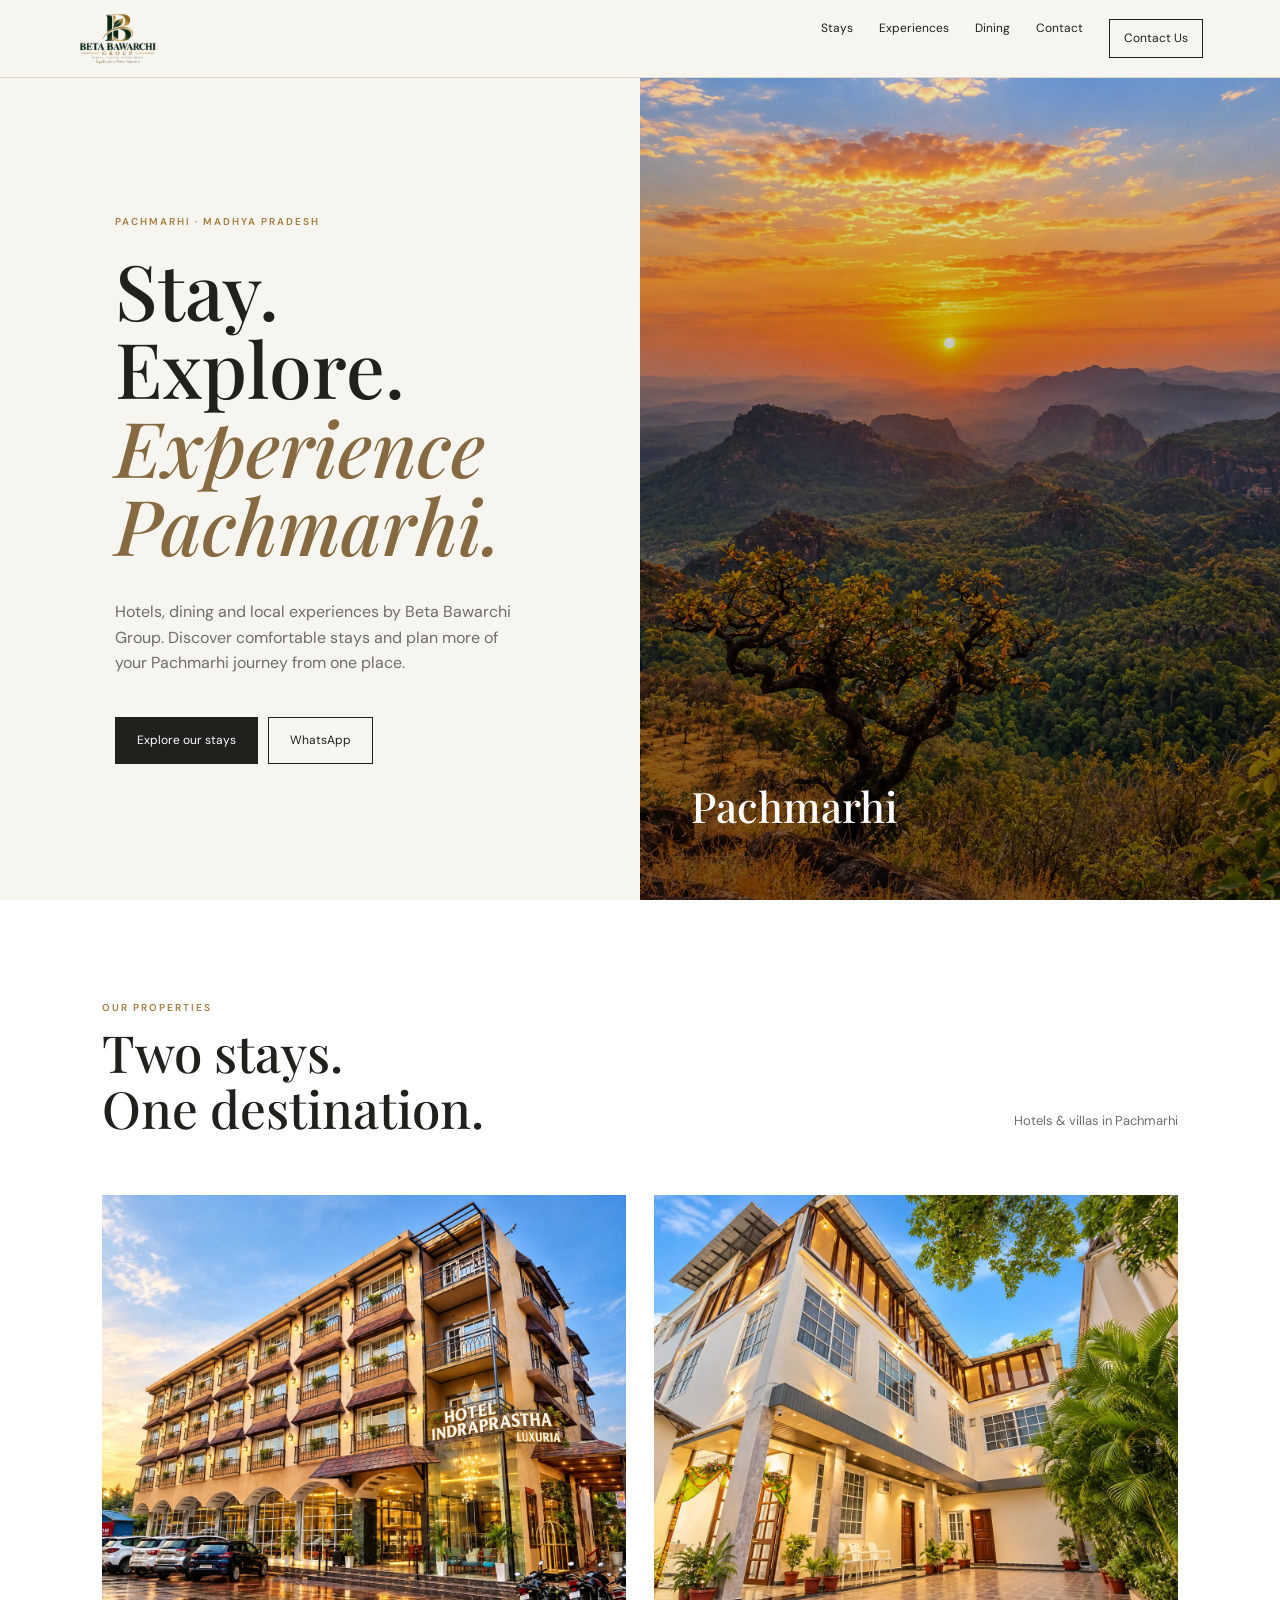
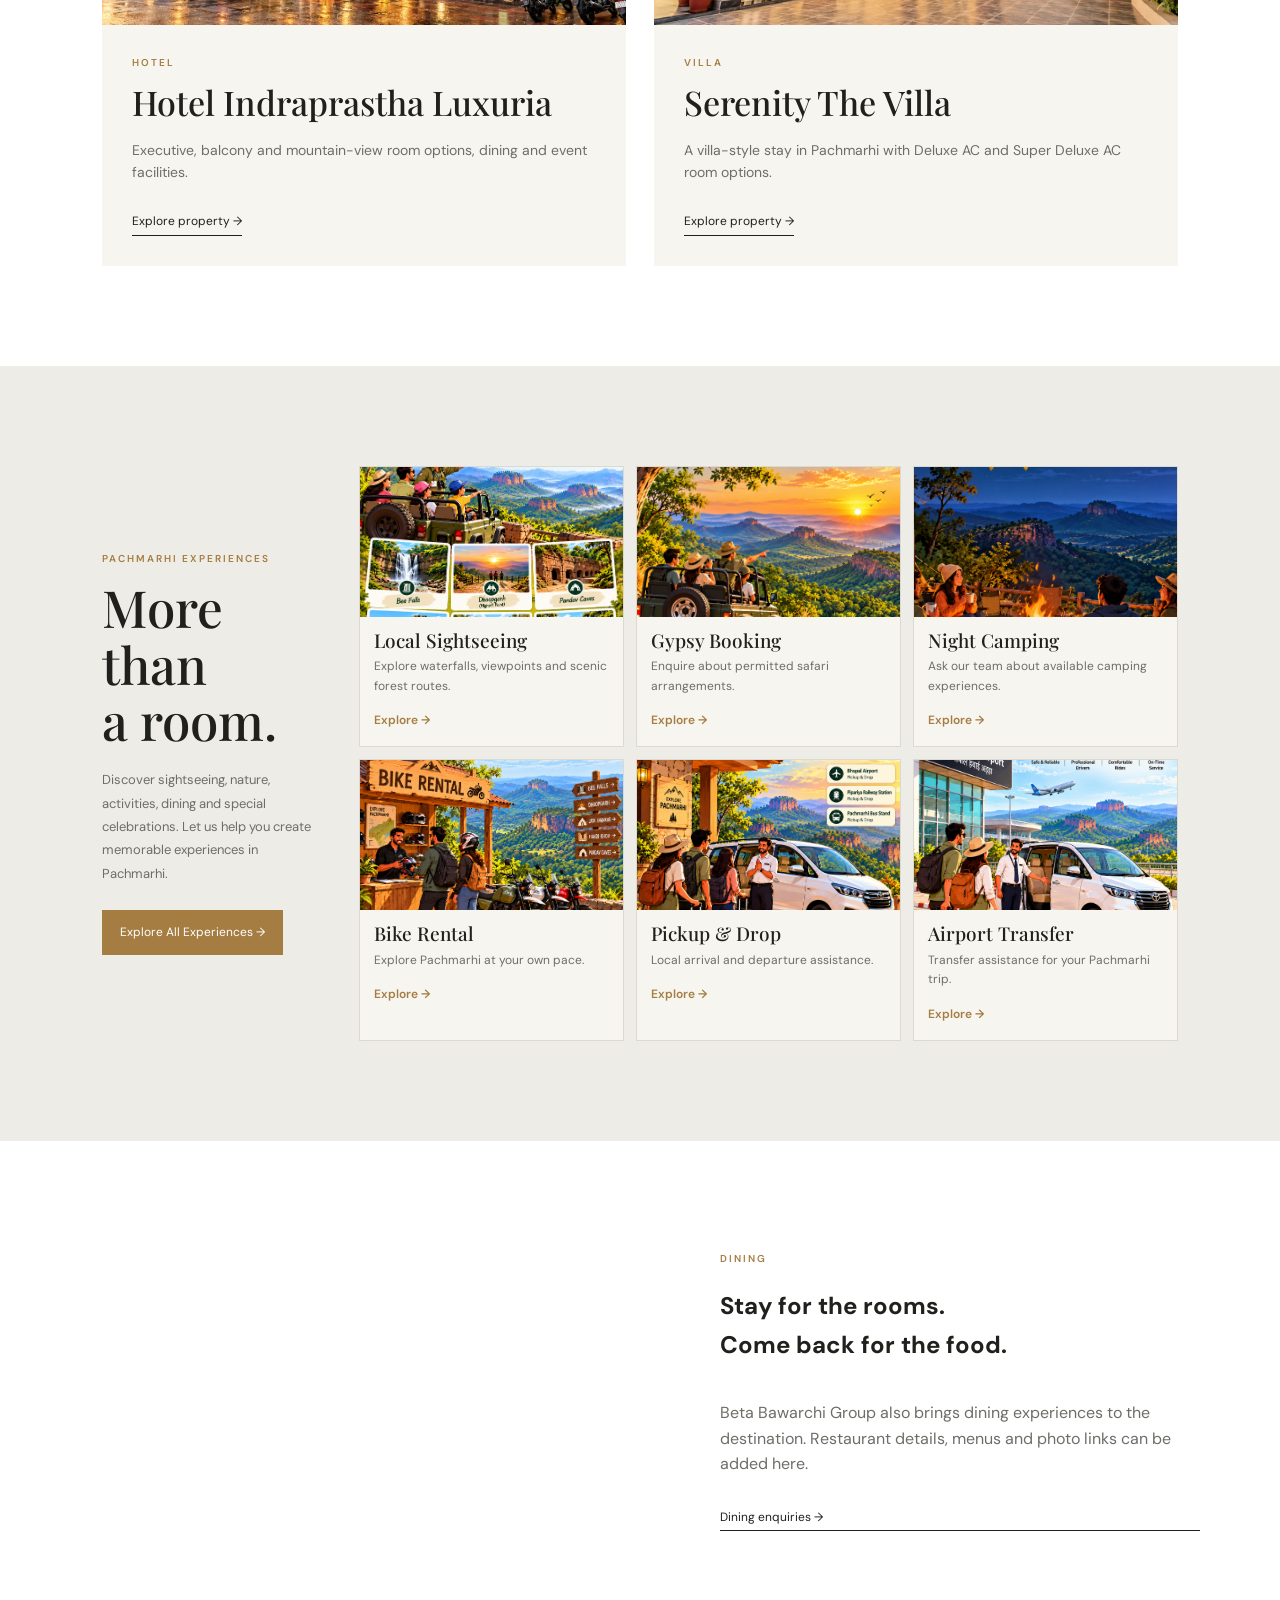
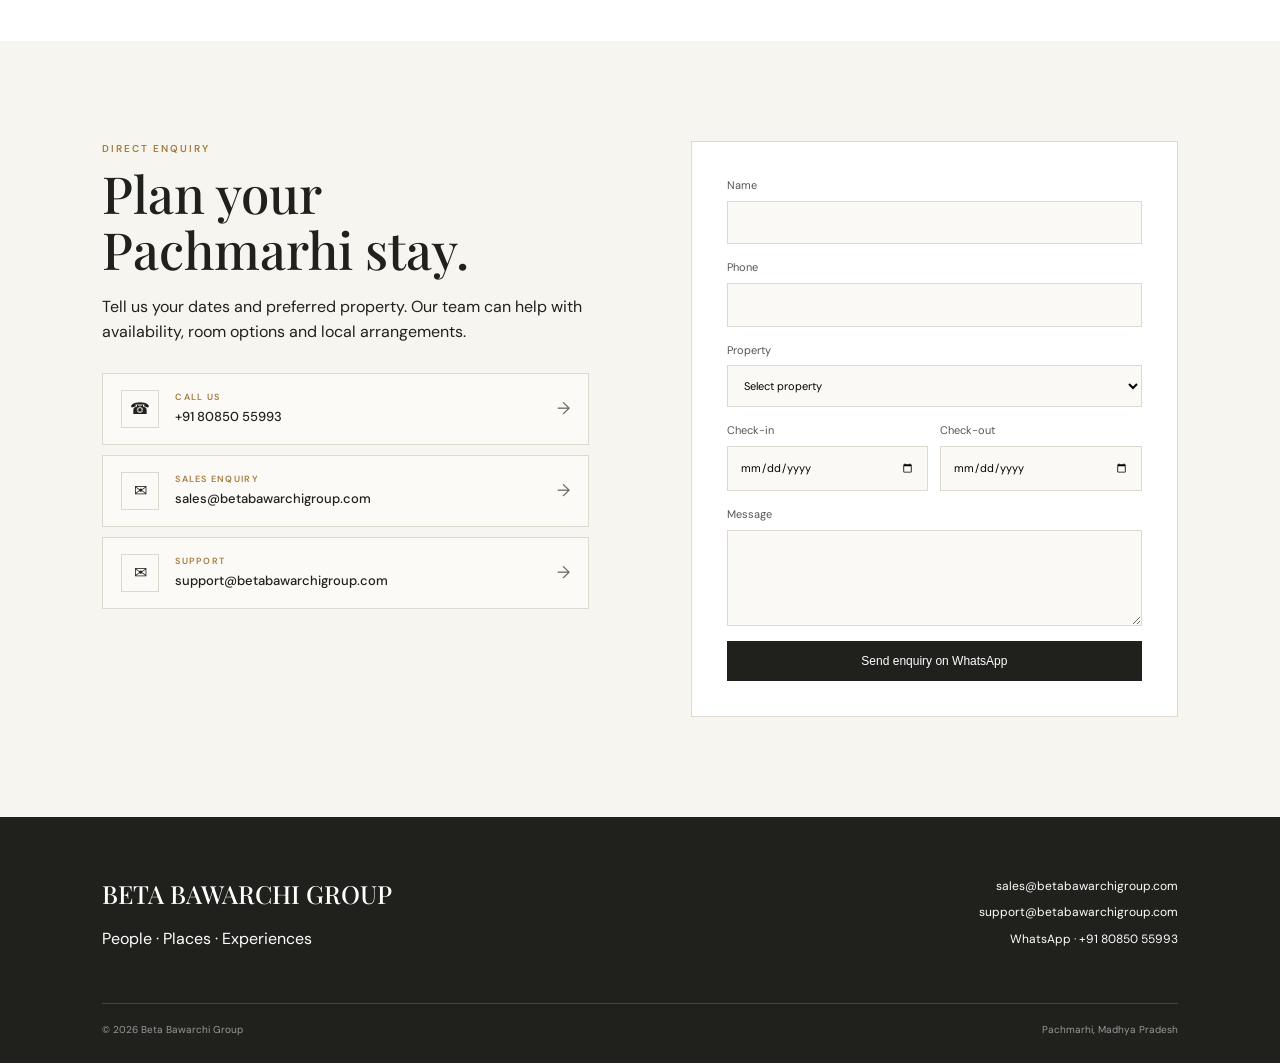
<file: index.html>
<!doctype html>
<html lang="en">

<head>
    <!-- Google tag (gtag.js) -->
<script async src="https://www.googletagmanager.com/gtag/js?id=G-RPP17P5GJ8"></script>
<script>
  window.dataLayer = window.dataLayer || [];
  function gtag(){dataLayer.push(arguments);}
  gtag('js', new Date());

  gtag('config', 'G-RPP17P5GJ8');
</script>

    <meta charset="utf-8">

    <meta
        name="viewport"
        content="width=device-width, initial-scale=1"
    >

    <title>
        Hotels in Pachmarhi, Madhya Pradesh | Beta Bawarchi Group
    </title>

    <meta
        name="description"
        content="Hotels and stays in Pachmarhi, Madhya Pradesh with Beta Bawarchi Group. Explore Hotel Indraprastha Luxuria, Serenity The Villa, dining and local experiences."
    >

    <meta
        name="robots"
        content="index,follow"
    >

    <link
        rel="canonical"
        href="https://betabawarchigroup.com/"
    >
    <script type="application/ld+json">
{
  "@context": "https://schema.org",
  "@type": "Organization",
  "name": "Beta Bawarchi Group",
  "url": "https://betabawarchigroup.com/",
  "logo": "https://betabawarchigroup.com/images/logo.png",
  "email": "sales@betabawarchigroup.com",
  "telephone": "+91-80850-55993",
  "address": {
    "@type": "PostalAddress",
    "addressLocality": "Pachmarhi",
    "addressRegion": "Madhya Pradesh",
    "postalCode": "461881",
    "addressCountry": "IN"
  }
}
</script>


    <!-- =====================================================
         GOOGLE FONTS
    ====================================================== -->

    <link
        rel="preconnect"
        href="https://fonts.googleapis.com"
    >

    <link
        rel="preconnect"
        href="https://fonts.gstatic.com"
        crossorigin
    >

    <link
        href="https://fonts.googleapis.com/css2?family=DM+Sans:wght@400;500;600&family=Playfair+Display:wght@500;600&display=swap"
        rel="stylesheet"
    >


    <!-- =====================================================
         MAIN CSS
    ====================================================== -->

    <link
        rel="stylesheet"
        href="styles.css"
    >

</head>


<body>


    <!-- =====================================================
         HEADER
    ====================================================== -->

    <header class="header">
    <a class="brand" href="/" aria-label="Beta Bawarchi Group home">
        <img
            src="images/logo.png"
            alt="Beta Bawarchi Group"
            class="brand-logo"
        >
    </a>

    <button
        class="mobile-menu-toggle"
        type="button"
        aria-label="Open navigation menu"
        aria-expanded="false"
        aria-controls="main-navigation"
    >
        <span></span>
        <span></span>
        <span></span>
    </button>

    <nav class="nav" id="main-navigation" aria-label="Main navigation">
        <a href="#properties">Stays</a>
        <a href="experiences/">Experiences</a>
        <a href="#dining">Dining</a>
        <a href="tel:+918085055993">Contact</a>
        <a class="cta" href="tel:+918085055993">Contact Us</a>
    </nav>
</header>



    <!-- =====================================================
         MAIN CONTENT
    ====================================================== -->

    <main>


        <!-- =================================================
             HERO SECTION
        ================================================== -->

        <section class="hero">


            <div class="hero-copy">

                <div class="eyebrow">
                    PACHMARHI · MADHYA PRADESH
                </div>


                <h1>

                    Stay. Explore.<br>

                    <em>
                        Experience Pachmarhi.
                    </em>

                </h1>


                <p>
                    Hotels, dining and local experiences by Beta
                    Bawarchi Group. Discover comfortable stays and
                    plan more of your Pachmarhi journey from one place.
                </p>


                <div class="buttons">


                    <a
                        class="btn dark"
                        href="#properties"
                    >
                        Explore our stays
                    </a>


                    <a
                        class="btn"
                        href="https://wa.me/918085055993?text=Hello%20Beta%20Bawarchi%20Group%2C%20I%20would%20like%20to%20make%20a%20booking%20enquiry."
                        target="_blank"
                    >
                        WhatsApp
                    </a>


                </div>

            </div>


            <!-- Hero Image -->

             <div class="hero-img">

    <div
        class="hero-slide active"
        style="background-image: url('images/Hero-slide/Destination-1-web.webp');"
    ></div>

    <div
        class="hero-slide"
        style="background-image: url('images/Hero-slide/Destination-2-web.webp');"
    ></div>

    <div
        class="hero-slide"
        style="background-image: url('images/Hero-slide/Destination-3-web.webp');"
    ></div>

    <span>
        Pachmarhi
    </span>

</div>

        </section>



        <!-- =================================================
             OUR PROPERTIES
        ================================================== -->

        <section
            class="section white"
            id="properties"
        >


            <div class="section-head">


                <div>

                    <div class="kicker">
                        OUR PROPERTIES
                    </div>


                    <h2>
                        Two stays.<br>
                        One destination.
                    </h2>

                </div>


                <p>
                    Hotels & villas in Pachmarhi
                </p>


            </div>



            <div class="property-grid">


                <!-- =================================================
                     HOTEL INDRAPRASTHA
                ================================================== -->

                <article class="property-card">


                    <div class="card-img indraprastha"></div>


                    <div class="card-body">


                        <div class="kicker">
                            HOTEL
                        </div>


                        <h3>
                            Hotel Indraprastha Luxuria
                        </h3>


                        <p>
                            Executive, balcony and mountain-view
                            room options, dining and event facilities.
                        </p>


                        <a
                            class="link"
                            href="hotel-indraprastha-pachmarhi/"
                        >
                            Explore property →
                        </a>


                    </div>


                </article>



                <!-- =================================================
                     SERENITY THE VILLA
                ================================================== -->

                <article class="property-card">


                    <div class="card-img serenity"></div>


                    <div class="card-body">


                        <div class="kicker">
                            VILLA
                        </div>


                        <h3>
                            Serenity The Villa
                        </h3>


                        <p>
                            A villa-style stay in Pachmarhi with
                            Deluxe AC and Super Deluxe AC room options.
                        </p>


                        <a
                            class="link"
                            href="serenity-the-villa-pachmarhi/"
                        >
                            Explore property →
                        </a>


                    </div>


                </article>


            </div>


        </section>



        <!-- =================================================
             PACHMARHI EXPERIENCES
        ================================================== -->

        
<section class="section experiences" id="experiences">

    <div class="experience-intro">
        <div class="kicker">PACHMARHI EXPERIENCES</div>

        <h2>More than<br>a room.</h2>

        <p>
            Discover sightseeing, nature, activities, dining and
            special celebrations. Let us help you create memorable
            experiences in Pachmarhi.
        </p>

        <a class="experience-all-btn" href="experiences/">
            Explore All Experiences →
        </a>
    </div>

    <div class="experience-cards">

        <article class="experience-card">
            <img src="images/experience_image/Local Sightseeing Safari Poster.jpg"
                 alt="Local sightseeing in Pachmarhi" loading="lazy">
            <div class="experience-card-body">
                <h3>Local Sightseeing</h3>
                <p>Explore waterfalls, viewpoints and scenic forest routes.</p>
                <a href="experiences/">Explore →</a>
            </div>
        </article>

        <article class="experience-card">
            <img src="images/experience_image/Safari Sunset Overlook.jpg"
                 alt="Gypsy safari in the Satpura region" loading="lazy">
            <div class="experience-card-body">
                <h3>Gypsy Booking</h3>
                <p>Enquire about permitted safari arrangements.</p>
                <a href="experiences/">Explore →</a>
            </div>
        </article>

        <article class="experience-card">
            <img src="images/experience_image/Night_Camping.jpg"
                 alt="Night camping near Pachmarhi" loading="lazy">
            <div class="experience-card-body">
                <h3>Night Camping</h3>
                <p>Ask our team about available camping experiences.</p>
                <a href="experiences/">Explore →</a>
            </div>
        </article>

        <article class="experience-card">
            <img src="images/experience_image/Pachmarhi Bike Rental Adventure.jpg"
                 alt="Bike rental adventure in Pachmarhi" loading="lazy">
            <div class="experience-card-body">
                <h3>Bike Rental</h3>
                <p>Explore Pachmarhi at your own pace.</p>
                <a href="experiences/">Explore →</a>
            </div>
        </article>

        <article class="experience-card">
            <img src="images/experience_image/Pachmarhi Pickup &amp; Drop Adventure.jpg"
                 alt="Pickup and drop transport in Pachmarhi" loading="lazy">
            <div class="experience-card-body">
                <h3>Pickup &amp; Drop</h3>
                <p>Local arrival and departure assistance.</p>
                <a href="experiences/">Explore →</a>
            </div>
        </article>

        <article class="experience-card">
            <img src="images/experience_image/Bhopal Airport Transfer Adventure.jpg"
                 alt="Airport transfer for a Pachmarhi trip" loading="lazy">
            <div class="experience-card-body">
                <h3>Airport Transfer</h3>
                <p>Transfer assistance for your Pachmarhi trip.</p>
                <a href="experiences/">Explore →</a>
            </div>
        </article>

    </div>

</section>




        <!-- =================================================
             DINING
        ================================================== -->

        <section
            class="dining"
            id="dining"
        >


            <div class="dining-img"></div>


            <div class="dining-copy">


                <div class="kicker">
                    DINING
                </div>


                <h2>
                    Stay for the rooms.<br>
                    Come back for the food.
                </h2>


                <p>
                    Beta Bawarchi Group also brings dining experiences
                    to the destination. Restaurant details, menus and
                    photo links can be added here.
                </p>


                <a
                    class="link"
                    href="mailto:sales@betabawarchigroup.com?subject=Dining%20Enquiry"
                >
                    Dining enquiries →
                </a>


            </div>


        </section>



        <!-- =================================================
             DIRECT ENQUIRY
        ================================================== -->

        <section
            class="section enquiry"
            id="enquiry"
        >


            <!-- Contact Information -->

            <div>


                <div class="kicker">
                    DIRECT ENQUIRY
                </div>


                <h2>
                    Plan your<br>
                    Pachmarhi stay.
                </h2>


                <p>
                    Tell us your dates and preferred property.
                    Our team can help with availability, room
                    options and local arrangements.
                </p>


                <div class="contact-actions">

    <a
        class="contact-action"
        href="tel:+918085055993"
    >
        <span class="contact-icon">☎</span>

        <span class="contact-action-text">
            <small>CALL US</small>
            <strong>+91 80850 55993</strong>
        </span>

        <span class="contact-arrow">→</span>
    </a>


    <a
        class="contact-action"
        href="mailto:sales@betabawarchigroup.com"
    >
        <span class="contact-icon">✉</span>

        <span class="contact-action-text">
            <small>SALES ENQUIRY</small>
            <strong>sales@betabawarchigroup.com</strong>
        </span>

        <span class="contact-arrow">→</span>
    </a>


    <a
        class="contact-action"
        href="mailto:support@betabawarchigroup.com"
    >
        <span class="contact-icon">✉</span>

        <span class="contact-action-text">
            <small>SUPPORT</small>
            <strong>support@betabawarchigroup.com</strong>
        </span>

        <span class="contact-arrow">→</span>
    </a>

     </div>
     </div>



            <!-- Booking Enquiry Form -->

            <form
                class="form"
                onsubmit="sendWhatsApp(event)"
            >


                <label>

                    Name

                    <input
                        id="name"
                        required
                    >

                </label>



                <label>

                    Phone

                    <input
                        id="phone"
                        required
                    >

                </label>



                <label>

                    Property

                    <select
                        id="property"
                        required
                    >

                        <option value="">
                            Select property
                        </option>


                        <option>
                            Hotel Indraprastha Luxuria
                        </option>


                        <option>
                            Serenity The Villa
                        </option>

                    </select>

                </label>



                <div class="two">


                    <label>

                        Check-in

                        <input
                            id="checkin"
                            type="date"
                            required
                        >

                    </label>


                    <label>

                        Check-out

                        <input
                            id="checkout"
                            type="date"
                            required
                        >

                    </label>


                </div>



                <label>

                    Message

                    <textarea
                        id="message"
                        rows="4"
                    ></textarea>

                </label>



                <button
                    class="btn dark full"
                >
                    Send enquiry on WhatsApp
                </button>


            </form>


        </section>


    </main>



    <!-- =====================================================
         FOOTER
    ====================================================== -->

    <footer
        class="footer"
        id="contact"
    >


        <!-- Footer Brand -->

        <div>


            <div class="footer-brand">
                BETA BAWARCHI GROUP
            </div>


            <p>
                People · Places · Experiences
            </p>


        </div>



        <!-- Footer Contact -->

        <div class="footer-contact">


            <a href="mailto:sales@betabawarchigroup.com">
                sales@betabawarchigroup.com
            </a>


            <a href="mailto:support@betabawarchigroup.com">
                support@betabawarchigroup.com
            </a>


            <a
                href="https://wa.me/918085055993"
                target="_blank"
            >
                WhatsApp · +91 80850 55993
            </a>


        </div>



        <!-- Footer Bottom -->

        <div class="footer-bottom">


            <span>
                © 2026 Beta Bawarchi Group
            </span>


            <span>
                Pachmarhi, Madhya Pradesh
            </span>


        </div>


    </footer>



    <!-- =====================================================
         JAVASCRIPT
    ====================================================== -->

    <script src="script.js"></script>


</body>

</html>
</file>
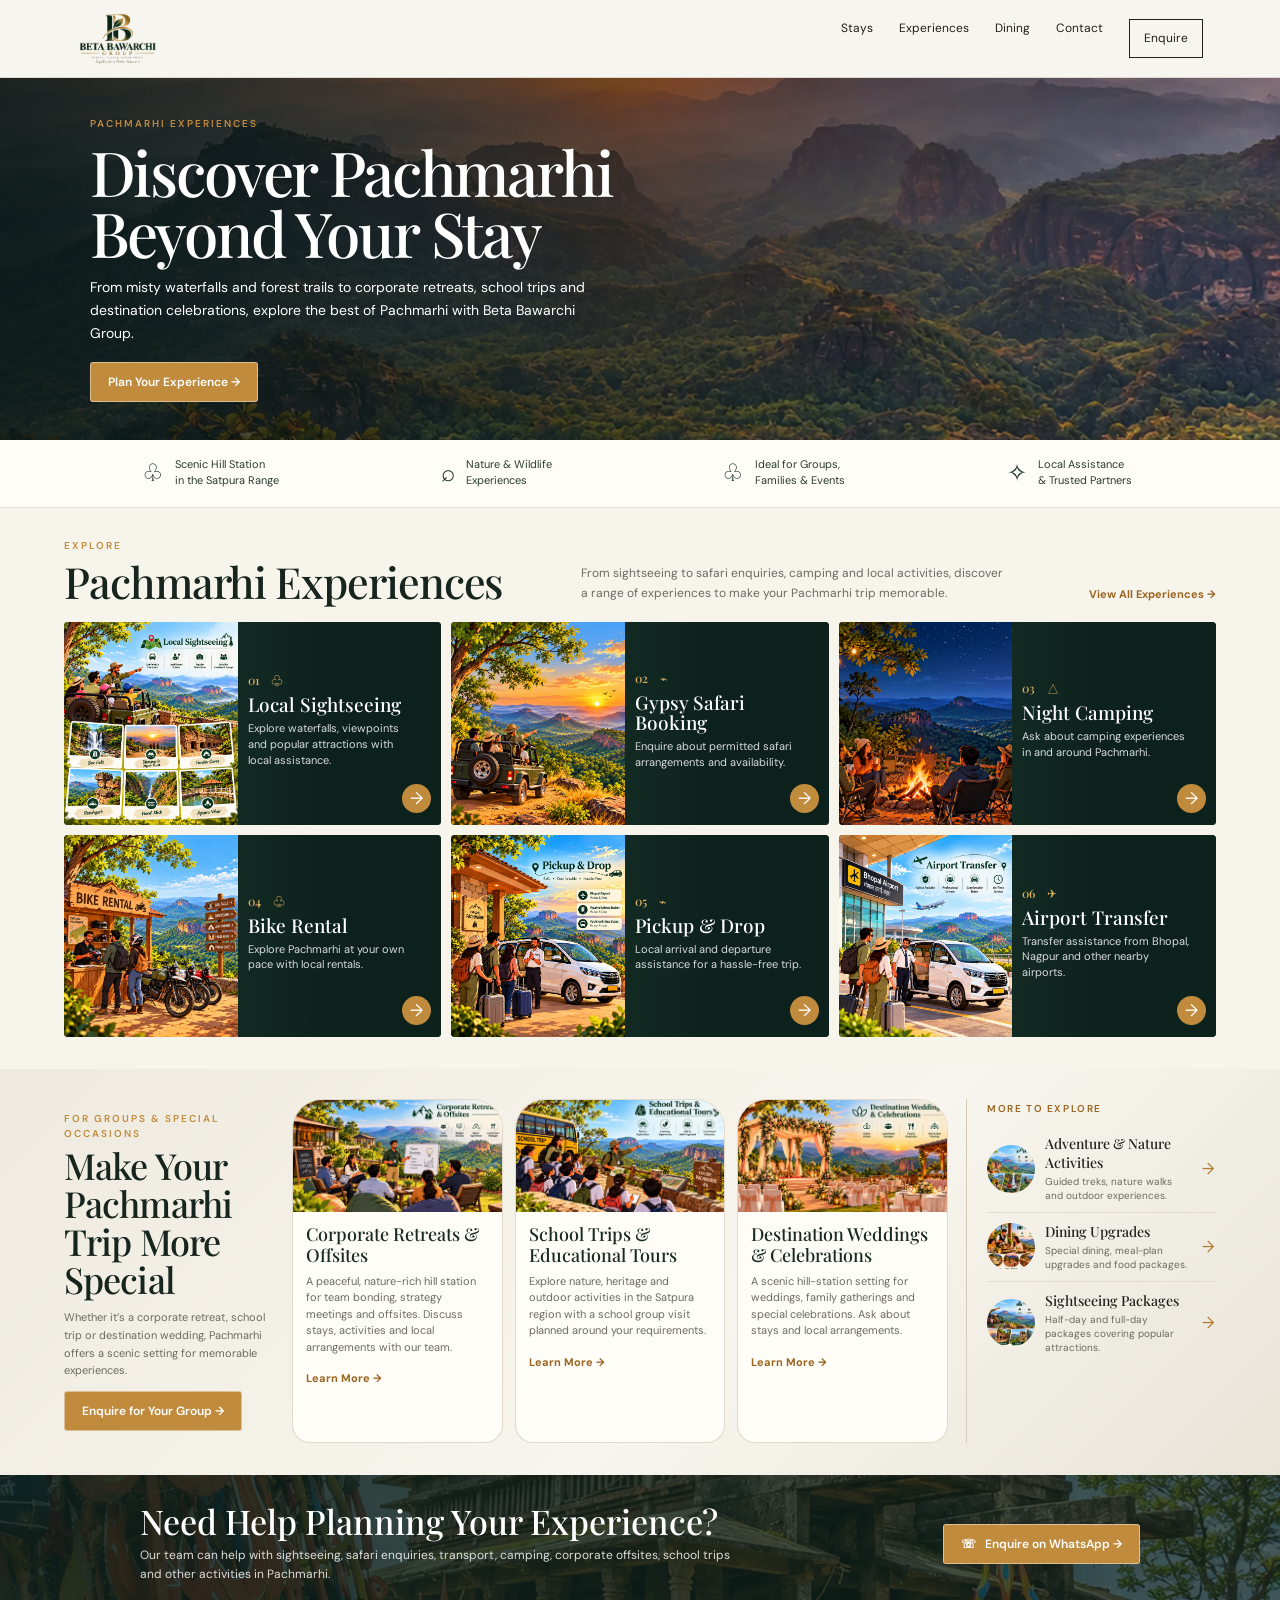
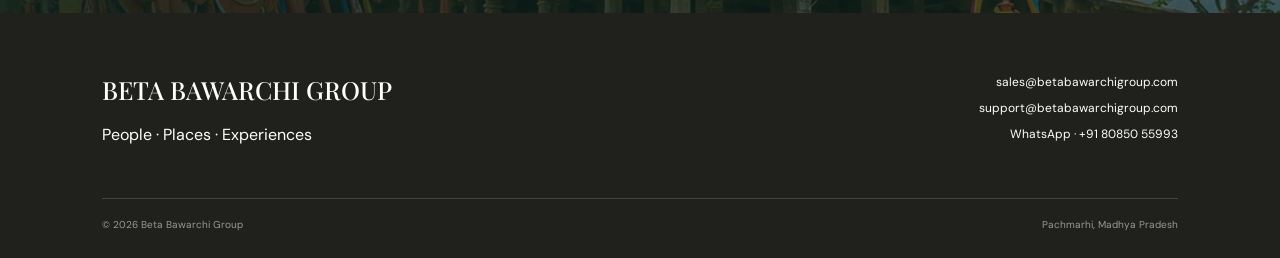
<file: experiences/index.html>
<!DOCTYPE html>
<html lang="en">
<head>
  <!-- Google tag (gtag.js) -->
<script async src="https://www.googletagmanager.com/gtag/js?id=G-RPP17P5GJ8"></script>
<script>
  window.dataLayer = window.dataLayer || [];
  function gtag(){dataLayer.push(arguments);}
  gtag('js', new Date());

  gtag('config', 'G-RPP17P5GJ8');
</script>
  <meta charset="UTF-8">
  <meta name="viewport" content="width=device-width, initial-scale=1">

  <title>Pachmarhi Experiences, Sightseeing &amp; Group Trips | Beta Bawarchi Group</title>
  <meta name="description" content="Discover Pachmarhi sightseeing, gypsy safari enquiries, camping, corporate retreats, school trips, destination weddings, dining and outdoor experiences with Beta Bawarchi Group.">
  <meta name="robots" content="index,follow">
  <link rel="canonical" href="https://betabawarchigroup.com/experiences/">
  <meta name="theme-color" content="#f7f4ec">
  <meta property="og:type" content="website">
  <meta property="og:title" content="Discover Pachmarhi Beyond Your Stay | Beta Bawarchi Group">
  <meta property="og:description" content="Explore sightseeing, nature, corporate retreats, school trips and destination celebrations in Pachmarhi, Madhya Pradesh.">
  <meta property="og:url" content="https://betabawarchigroup.com/experiences/">
  <meta property="og:image" content="https://betabawarchigroup.com/images/Hero-slide/Destination-1-web.webp">

  <script type="application/ld+json">
  {
    "@context":"https://schema.org",
    "@type":"CollectionPage",
    "name":"Pachmarhi Experiences",
    "url":"https://betabawarchigroup.com/experiences/",
    "description":"Sightseeing, outdoor activities, s, , destination celebrations, dining and transport enquiries in Pachmarhi.",
    "isPartOf":{
      "@type":"WebSite",
      "name":"Beta Bawarchi Group",
      "url":"https://betabawarchigroup.com/"
    },
    "publisher":{
      "@type":"Organization",
      "name":"Beta Bawarchi Group",
      "url":"https://betabawarchigroup.com/",
      "telephone":"+91-80850-55993",
      "email":"sales@betabawarchigroup.com"
    }
  }
  </script>

  <link rel="preconnect" href="https://fonts.googleapis.com">
  <link rel="preconnect" href="https://fonts.gstatic.com" crossorigin>
  <link href="https://fonts.googleapis.com/css2?family=DM+Sans:wght@400;500;600;700&family=Playfair+Display:wght@400;500;600;700&display=swap" rel="stylesheet">
  <link rel="stylesheet" href="../styles.css">

  <style>
    :root {
      --exp-forest: #142c25;
      --exp-deep: #0d211c;
      --exp-gold: #c18b3d;
      --exp-cream: #f7f4ec;
      --exp-muted: #6b6b62;
    }

    body { background: var(--exp-cream); }

    /* Cinematic hero */
    .exp-hero {
      min-height: 280px;
      display: flex;
      align-items: center;
      padding: 38px max(7%, calc((100% - 1320px) / 2));
      color: #fff;
      background:
        linear-gradient(90deg, rgba(7,22,20,.88), rgba(7,22,20,.58) 47%, rgba(7,22,20,.08)),
        url("../images/Hero-slide/Destination-1-web.webp") center 48% / cover;
    }

    .exp-hero-copy { max-width: 590px; }
    .exp-kicker {
      text-transform: uppercase;
      letter-spacing: .2em;
      font: 600 10px/1.5 "DM Sans", sans-serif;
      color: var(--exp-gold);
    }

    .exp-hero h1 {
      margin: 10px 0 12px;
      color: #fff;
      font: 500 clamp(38px, 5vw, 62px)/.99 "Playfair Display", Georgia, serif;
      letter-spacing: -.035em;
    }

    .exp-hero p {
      max-width: 520px;
      font-size: 14px;
      line-height: 1.65;
      margin: 0 0 17px;
    }

    .exp-button {
      display: inline-flex;
      align-items: center;
      gap: 10px;
      padding: 11px 17px;
      color: #fff;
      background: var(--exp-gold);
      border: 1px solid rgba(255,255,255,.45);
      border-radius: 3px;
      text-decoration: none;
      font: 600 12px "DM Sans", sans-serif;
      transition: transform .2s ease, background .2s ease;
    }

    .exp-button:hover {
      transform: translateY(-2px);
      background: #a8732b;
    }

    /* Benefits strip */
    .exp-benefits {
      display: grid;
      grid-template-columns: repeat(4, 1fr);
      gap: 18px;
      padding: 16px 6%;
      background: #fffdf8;
      border-bottom: 1px solid #e6e0d3;
    }

    .exp-benefit {
      display: flex;
      justify-content: center;
      align-items: center;
      gap: 11px;
      color: #293a31;
      font-size: 11px;
      line-height: 1.45;
    }

    .exp-symbol { font-size: 24px; color: var(--exp-forest); }

    /* Main experiences */
    .exp-main { padding: 30px 5% 32px; }

    .exp-section-head {
      max-width: 1380px;
      margin: 0 auto 18px;
      display: flex;
      align-items: end;
      justify-content: space-between;
      gap: 24px;
    }

    .exp-section-head h2,
    .exp-occasion-intro h2 {
      font: 500 clamp(29px, 3.4vw, 43px)/1.05 "Playfair Display", Georgia, serif;
      letter-spacing: -.025em;
      margin: 6px 0 0;
      color: #17251f;
    }

    .exp-section-head p {
      max-width: 430px;
      margin: 0;
      font-size: 12px;
      line-height: 1.65;
      color: var(--exp-muted);
    }

    .exp-text-link {
      color: #9b641f;
      text-decoration: none;
      white-space: nowrap;
      font-size: 11px;
      font-weight: 700;
    }

    .exp-text-link:hover { text-decoration: underline; }

    .exp-feature-grid {
      max-width: 1380px;
      margin: auto;
      display: grid;
      grid-template-columns: repeat(3, minmax(0, 1fr));
      gap: 10px;
    }

    .exp-feature {
      min-height: 142px;
      display: grid;
      grid-template-columns: 46% 54%;
      position: relative;
      overflow: hidden;
      background: var(--exp-forest);
      border-radius: 4px;
      color: #fff;
      isolation: isolate;
    }

    .exp-feature::after {
      content: "";
      position: absolute;
      z-index: -1;
      inset: 0 0 0 40%;
      background: linear-gradient(90deg, transparent, rgba(13,33,28,.96) 48%);
      pointer-events: none;
    }

    .exp-feature img {
      width: 100%;
      height: 100%;
      min-height: 142px;
      object-fit: cover;
      object-position: center;
      display: block;
      background: #f7f4ec;
    }

    .exp-feature-copy {
      padding: 14px 26px 12px 10px;
      align-self: center;
      position: relative;
    }

    .exp-number {
      display: block;
      color: #e2b45e;
      font: 500 12px "Playfair Display", Georgia, serif;
      margin-bottom: 4px;
    }

    .exp-feature h3 {
      margin: 0 0 6px;
      color: #fff;
      font: 500 19px/1.1 "Playfair Display", Georgia, serif;
    }

    .exp-feature p {
      margin: 0 0 8px;
      color: rgba(255,255,255,.84);
      font-size: 11px;
      line-height: 1.45;
    }

    .exp-arrow {
      position: absolute;
      right: 10px;
      bottom: 12px;
      width: 29px;
      height: 29px;
      display: grid;
      place-items: center;
      border-radius: 50%;
      background: var(--exp-gold);
      color: #fff;
      text-decoration: none;
      font-size: 17px;
    }

    .exp-arrow:hover { background: #e0a94f; }

    /* Groups and special occasions */
    .exp-occasion {
      padding: 30px 5% 32px;
      background: linear-gradient(135deg, #eeeadf, #f8f5ee 58%, #e8e4d8);
    }

    .exp-occasion-layout {
      max-width: 1380px;
      margin: auto;
      display: grid;
      grid-template-columns: 210px minmax(0, 1fr) 250px;
      gap: 18px;
      align-items: stretch;
    }

    .exp-occasion-intro { padding: 12px 0; }

    .exp-occasion-intro h2 { font-size: clamp(27px, 3vw, 36px); }

    .exp-occasion-intro p {
      color: var(--exp-muted);
      font-size: 11px;
      line-height: 1.6;
    }

    .exp-occasion-cards {
      display: grid;
      grid-template-columns: repeat(3, minmax(0, 1fr));
      gap: 12px;
    }

    .exp-occasion-card {
      overflow: hidden;
      border-radius: 30px 30px 18px 18px;
      background: #fffdf8;
      border: 1px solid rgba(213,204,185,.7);
      display: flex;
      flex-direction: column;
      min-width: 0;
    }

    .exp-occasion-card img {
      width: 100%;
      height: 112px;
      object-fit: cover;
      display: block;
    }

    .exp-occasion-copy { padding: 12px 13px 14px; }

    .exp-occasion-card h3 {
      font: 500 18px/1.15 "Playfair Display", Georgia, serif;
      margin: 0 0 7px;
      color: #182a22;
    }

    .exp-occasion-card p {
      color: var(--exp-muted);
      font-size: 11px;
      line-height: 1.5;
      margin: 0 0 9px;
    }

    .exp-occasion-card a {
      color: #9b641f;
      text-decoration: none;
      font-size: 11px;
      font-weight: 700;
    }

    .exp-occasion-card a:hover { text-decoration: underline; }

    /* Additional services */
    .exp-more {
      border-left: 1px solid #d4cbbb;
      padding-left: 20px;
    }

    .exp-more h3 {
      margin: 3px 0 10px;
      font: 600 10px "DM Sans", sans-serif;
      letter-spacing: .16em;
      text-transform: uppercase;
      color: #9b641f;
    }

    .exp-more-item {
      display: grid;
      grid-template-columns: 48px minmax(0, 1fr) 14px;
      gap: 10px;
      align-items: center;
      padding: 9px 0;
      border-bottom: 1px solid #e2dccf;
      text-decoration: none;
      color: inherit;
    }

    .exp-more-item:last-child { border-bottom: 0; }

    .exp-more-item img {
      width: 48px;
      height: 48px;
      border-radius: 50%;
      object-fit: cover;
    }

    .exp-more-item strong {
      display: block;
      font: 500 14px "Playfair Display", Georgia, serif;
      margin-bottom: 3px;
    }

    .exp-more-item small {
      display: block;
      font-size: 10px;
      line-height: 1.4;
      color: var(--exp-muted);
    }

    .exp-more-arrow { color: #b27b2c; }

    /* WhatsApp call to action */
    .exp-cta {
      padding: 28px 6%;
      color: #fff;
      background:
        linear-gradient(90deg, rgba(10,31,27,.88), rgba(10,31,27,.72)),
        url("../images/Hero-slide/Destination-2-web.webp") center 55% / cover;
    }

    .exp-cta-inner {
      max-width: 1000px;
      margin: auto;
      display: flex;
      align-items: center;
      justify-content: space-between;
      gap: 24px;
    }

    .exp-cta h2 {
      margin: 0 0 6px;
      font: 500 clamp(24px, 3vw, 34px)/1.1 "Playfair Display", Georgia, serif;
      color: #fff;
    }

    .exp-cta p {
      margin: 0;
      max-width: 600px;
      color: rgba(255,255,255,.84);
      font-size: 12px;
      line-height: 1.6;
    }

    .exp-cta .exp-button { white-space: nowrap; }

    @media (max-width: 1100px) {
      .exp-occasion-layout { grid-template-columns: 180px minmax(0, 1fr); }
      .exp-more {
        grid-column: 1 / -1;
        border-left: 0;
        border-top: 1px solid #d4cbbb;
        padding: 16px 0 0;
      }
      .exp-more-list {
        display: grid;
        grid-template-columns: repeat(3, minmax(0,1fr));
        gap: 15px;
      }
      .exp-more-item { border-bottom: 0; }
      .exp-feature-grid { grid-template-columns: repeat(2, minmax(0,1fr)); }
    }

    @media (max-width: 700px) {
      .exp-hero { min-height: 300px; padding: 34px 6%; background-position: 58% center; }
      .exp-hero h1 { font-size: clamp(37px, 10vw, 52px); }
      .exp-hero p { font-size: 13px; }
      .exp-benefits { grid-template-columns: repeat(2, 1fr); gap: 15px 8px; padding: 16px 5%; }
      .exp-benefit { justify-content: flex-start; font-size: 10px; }
      .exp-symbol { font-size: 20px; }
      .exp-main { padding: 28px 5%; }
      .exp-section-head { display: block; }
      .exp-section-head p { margin-top: 12px; }
      .exp-text-link { display: inline-block; margin-top: 12px; }
      .exp-feature-grid { grid-template-columns: 1fr; gap: 10px; }
      .exp-feature { min-height: 150px; grid-template-columns: 42% 58%; }
      .exp-feature img { min-height: 150px; }
      .exp-feature-copy { padding: 12px 26px 12px 10px; }
      .exp-feature h3 { font-size: 18px; }
      .exp-occasion { padding: 28px 5%; }
      .exp-occasion-layout { grid-template-columns: 1fr; gap: 20px; }
      .exp-occasion-intro h2 { max-width: 370px; }
      .exp-occasion-cards { grid-template-columns: 1fr; }
      .exp-occasion-card {
        display: grid;
        grid-template-columns: 38% 62%;
        border-radius: 18px;
      }
      .exp-occasion-card img { height: 100%; min-height: 155px; }
      .exp-occasion-copy { padding: 14px 12px; }
      .exp-occasion-card h3 { font-size: 17px; }
      .exp-more-list { grid-template-columns: 1fr; gap: 0; }
      .exp-more-item { border-bottom: 1px solid #e2dccf; }
      .exp-cta-inner { display: block; }
      .exp-cta .exp-button { margin-top: 17px; }
    }

    @media (prefers-reduced-motion: reduce) {
      .exp-button { transition: none; }
    }
  </style>
</head>

<body>


<header class="header">
    <a class="brand" href="/" aria-label="Beta Bawarchi Group home">
        <img src="../images/logo.png"
             alt="Beta Bawarchi Group"
             class="brand-logo">
    </a>

    <button class="mobile-menu-toggle"
            type="button"
            aria-label="Open navigation menu"
            aria-expanded="false"
            aria-controls="main-navigation">
        <span></span>
        <span></span>
        <span></span>
    </button>

    <nav class="nav" id="main-navigation" aria-label="Main navigation">
        <a href="../#properties">Stays</a>
        <a href="./">Experiences</a>
        <a href="../#dining">Dining</a>
        <a href="../#contact">Contact</a>
        <a class="cta" href="../#enquiry">Enquire</a>
    </nav>
</header>


<main>

  <!-- HERO -->
  <section class="exp-hero">
    <div class="exp-hero-copy">
      <div class="exp-kicker">Pachmarhi Experiences</div>
      <h1>Discover Pachmarhi<br>Beyond Your Stay</h1>
      <p>From misty waterfalls and forest trails to corporate retreats, school trips and destination celebrations, explore the best of Pachmarhi with Beta Bawarchi Group.</p>
      <a class="exp-button" href="#experiences">Plan Your Experience →</a>
    </div>
  </section>

  <!-- QUICK HIGHLIGHTS -->
  <section class="exp-benefits" aria-label="Pachmarhi experience highlights">
    <div class="exp-benefit"><span class="exp-symbol" aria-hidden="true">♧</span><span>Scenic Hill Station<br>in the Satpura Range</span></div>
    <div class="exp-benefit"><span class="exp-symbol" aria-hidden="true">⌕</span><span>Nature &amp; Wildlife<br>Experiences</span></div>
    <div class="exp-benefit"><span class="exp-symbol" aria-hidden="true">♧</span><span>Ideal for Groups,<br>Families &amp; Events</span></div>
    <div class="exp-benefit"><span class="exp-symbol" aria-hidden="true">✧</span><span>Local Assistance<br>&amp; Trusted Partners</span></div>
  </section>

  <!-- SIX MAIN SERVICES -->
  <section class="exp-main" id="experiences" aria-labelledby="exp-main-heading">
    <div class="exp-section-head">
      <div>
        <div class="exp-kicker">Explore</div>
        <h2 id="exp-main-heading">Pachmarhi Experiences</h2>
      </div>
      <p>From sightseeing to safari enquiries, camping and local activities, discover a range of experiences to make your Pachmarhi trip memorable.</p>
      <a class="exp-text-link" href="#more-experiences">View All Experiences →</a>
    </div>

    <div class="exp-feature-grid">

      <article class="exp-feature">
        <img src="../images/experience_image/Local Sightseeing Safari Poster.jpg" alt="Waterfall and forest scenery for Pachmarhi sightseeing" loading="lazy">
        <div class="exp-feature-copy"><span class="exp-number">01　♧</span><h3>Local Sightseeing</h3><p>Explore waterfalls, viewpoints and popular attractions with local assistance.</p></div>
        <a class="exp-arrow" aria-label="Enquire about local sightseeing" href="https://wa.me/918085055993?text=I%20would%20like%20to%20enquire%20about%20Pachmarhi%20sightseeing." target="_blank" rel="noopener noreferrer">→</a>
      </article>

      <article class="exp-feature">
        <img src="../images/experience_image/Safari Sunset Overlook.jpg" alt="Forest route in the Satpura region" loading="lazy">
        <div class="exp-feature-copy"><span class="exp-number">02　⌁</span><h3>Gypsy Safari Booking</h3><p>Enquire about permitted safari arrangements and availability.</p></div>
        <a class="exp-arrow" aria-label="Enquire about gypsy safari booking" href="https://wa.me/918085055993?text=I%20would%20like%20to%20enquire%20about%20Gypsy%20safari%20booking." target="_blank" rel="noopener noreferrer">→</a>
      </article>

      <article class="exp-feature">
        <img src="../images/experience_image/Night_Camping.jpg" alt="Outdoor camping experiences around Pachmarhi" loading="lazy">
        <div class="exp-feature-copy"><span class="exp-number">03　△</span><h3>Night Camping</h3><p>Ask about camping experiences in and around Pachmarhi.</p></div>
        <a class="exp-arrow" aria-label="Enquire about night camping" href="https://wa.me/918085055993?text=I%20would%20like%20to%20enquire%20about%20camping%20in%20Pachmarhi." target="_blank" rel="noopener noreferrer">→</a>
      </article>

      <article class="exp-feature">
        <img src="../images/experience_image/Pachmarhi Bike Rental Adventure.jpg" alt="Scenic roads for exploring Pachmarhi by bike" loading="lazy">
        <div class="exp-feature-copy"><span class="exp-number">04　♧</span><h3>Bike Rental</h3><p>Explore Pachmarhi at your own pace with local rentals.</p></div>
        <a class="exp-arrow" aria-label="Enquire about bike rental" href="https://wa.me/918085055993?text=I%20would%20like%20to%20enquire%20about%20bike%20rental%20in%20Pachmarhi." target="_blank" rel="noopener noreferrer">→</a>
      </article>

      <article class="exp-feature">
        <img src="../images/experience_image/Pachmarhi Pickup & Drop Adventure.jpg" alt="Local road transport around Pachmarhi" loading="lazy">
        <div class="exp-feature-copy"><span class="exp-number">05　⌁</span><h3>Pickup &amp; Drop</h3><p>Local arrival and departure assistance for a hassle-free trip.</p></div>
        <a class="exp-arrow" aria-label="Enquire about pickup and drop" href="https://wa.me/918085055993?text=I%20would%20like%20to%20enquire%20about%20pickup%20and%20drop%20in%20Pachmarhi." target="_blank" rel="noopener noreferrer">→</a>
      </article>

      <article class="exp-feature">
        <img src="../images/experience_image/Bhopal Airport Transfer Adventure.jpg" alt="Travel connections for a Pachmarhi holiday" loading="lazy">
        <div class="exp-feature-copy"><span class="exp-number">06　✈</span><h3>Airport Transfer</h3><p>Transfer assistance from Bhopal, Nagpur and other nearby airports.</p></div>
        <a class="exp-arrow" aria-label="Enquire about airport transfer" href="https://wa.me/918085055993?text=I%20would%20like%20to%20enquire%20about%20airport%20transfer%20for%20Pachmarhi." target="_blank" rel="noopener noreferrer">→</a>
      </article>

    </div>
  </section>

  <!-- CORPORATE, SCHOOL AND WEDDING EXPERIENCES -->
  <section class="exp-occasion" id="more-experiences" aria-labelledby="exp-occasion-heading">
    <div class="exp-occasion-layout">

      <div class="exp-occasion-intro">
        <div class="exp-kicker">For Groups &amp; Special Occasions</div>
        <h2 id="exp-occasion-heading">Make Your Pachmarhi Trip More Special</h2>
        <p>Whether it’s a corporate retreat, school trip or destination wedding, Pachmarhi offers a scenic setting for memorable experiences.</p>
        <a class="exp-button" href="https://wa.me/918085055993?text=I%20would%20like%20to%20discuss%20a%20group%20trip%20or%20event%20in%20Pachmarhi." target="_blank" rel="noopener noreferrer">Enquire for Your Group →</a>
      </div>

      <div class="exp-occasion-cards">

        <article class="exp-occasion-card">
          <img src="../images/experience_image/Corporate Retreat in the Mountains.jpg" alt="Nature-rich setting for corporate retreats in Pachmarhi" loading="lazy">
          <div class="exp-occasion-copy">
            <h3>Corporate Retreats &amp; Offsites</h3>
            <p>A peaceful, nature-rich hill station for team bonding, strategy meetings and offsites. Discuss stays, activities and local arrangements with our team.</p>
            <a href="https://wa.me/918085055993?text=Please%20share%20options%20for%20a%20corporate%20retreat%20or%20offsite%20in%20Pachmarhi." target="_blank" rel="noopener noreferrer">Learn More →</a>
          </div>
        </article>

        <article class="exp-occasion-card">
          <img src="../images/experience_image/School Trip at Pachmarhi Viewpoint.jpg" alt="Nature and outdoor learning for school trips to Pachmarhi" loading="lazy">
          <div class="exp-occasion-copy">
            <h3>School Trips &amp; Educational Tours</h3>
            <p>Explore nature, heritage and outdoor activities in the Satpura region with a school group visit planned around your requirements.</p>
            <a href="https://wa.me/918085055993?text=Please%20share%20options%20for%20a%20school%20trip%20or%20educational%20tour%20to%20Pachmarhi." target="_blank" rel="noopener noreferrer">Learn More →</a>
          </div>
        </article>

        <article class="exp-occasion-card">
          <img src="../images/experience_image/Destination Wedding at Sunset.jpg" alt="Scenic hill station setting for destination weddings in Pachmarhi" loading="lazy">
          <div class="exp-occasion-copy">
            <h3>Destination Weddings &amp; Celebrations</h3>
            <p>A scenic hill-station setting for weddings, family gatherings and special celebrations. Ask about stays and local arrangements.</p>
            <a href="https://wa.me/918085055993?text=Please%20share%20options%20for%20a%20destination%20wedding%20or%20celebration%20in%20Pachmarhi." target="_blank" rel="noopener noreferrer">Learn More →</a>
          </div>
        </article>

      </div>

      <aside class="exp-more">
        <h3>More to Explore</h3>
        <div class="exp-more-list">

          <a class="exp-more-item" href="https://wa.me/918085055993?text=I%20would%20like%20to%20enquire%20about%20adventure%20and%20nature%20activities%20in%20Pachmarhi." target="_blank" rel="noopener noreferrer">
            <img src="../images/experience_image/Adventure & Nature Activities.jpg" alt="" loading="lazy">
            <span><strong>Adventure &amp; Nature Activities</strong><small>Guided treks, nature walks and outdoor experiences.</small></span>
            <span class="exp-more-arrow">→</span>
          </a>

          <a class="exp-more-item" href="https://wa.me/918085055993?text=I%20would%20like%20to%20enquire%20about%20dining%20upgrades%20and%20food%20packages." target="_blank" rel="noopener noreferrer">
            <img src="../images/experience_image/Sunset Dining Upgrades in the Mountains.jpg" alt="" loading="lazy">
            <span><strong>Dining Upgrades</strong><small>Special dining, meal-plan upgrades and food packages.</small></span>
            <span class="exp-more-arrow">→</span>
          </a>

          <a class="exp-more-item" href="https://wa.me/918085055993?text=Please%20share%20available%20half-day%20and%20full-day%20Pachmarhi%20sightseeing%20packages." target="_blank" rel="noopener noreferrer">
            <img src="../images/experience_image/Scenic Sightseeing Packages in the Mountains.jpg" alt="" loading="lazy">
            <span><strong>Sightseeing Packages</strong><small>Half-day and full-day packages covering popular attractions.</small></span>
            <span class="exp-more-arrow">→</span>
          </a>

        </div>
      </aside>
    </div>
  </section>

  <!-- WHATSAPP CTA -->
  <section class="exp-cta">
    <div class="exp-cta-inner">
      <div>
        <h2>Need Help Planning Your Experience?</h2>
        <p>Our team can help with sightseeing, safari enquiries, transport, camping, corporate offsites, school trips and other activities in Pachmarhi.</p>
      </div>
      <a class="exp-button" href="https://wa.me/918085055993?text=Hello%20Beta%20Bawarchi%20Group%2C%20please%20help%20me%20plan%20my%20Pachmarhi%20experience." target="_blank" rel="noopener noreferrer">☏ &nbsp; Enquire on WhatsApp →</a>
    </div>
  </section>

</main>

<footer class="footer" id="contact">
  <div>
    <div class="footer-brand">BETA BAWARCHI GROUP</div>
    <p>People · Places · Experiences</p>
  </div>

  <div class="footer-contact">
    <a href="mailto:sales@betabawarchigroup.com">sales@betabawarchigroup.com</a>
    <a href="mailto:support@betabawarchigroup.com">support@betabawarchigroup.com</a>
    <a href="https://wa.me/918085055993" target="_blank" rel="noopener noreferrer">WhatsApp · +91 80850 55993</a>
  </div>

  <div class="footer-bottom">
    <span>© 2026 Beta Bawarchi Group</span>
    <span>Pachmarhi, Madhya Pradesh</span>
  </div>
</footer>
<script src="../script.js"></script>
</body>
</html>
</file>
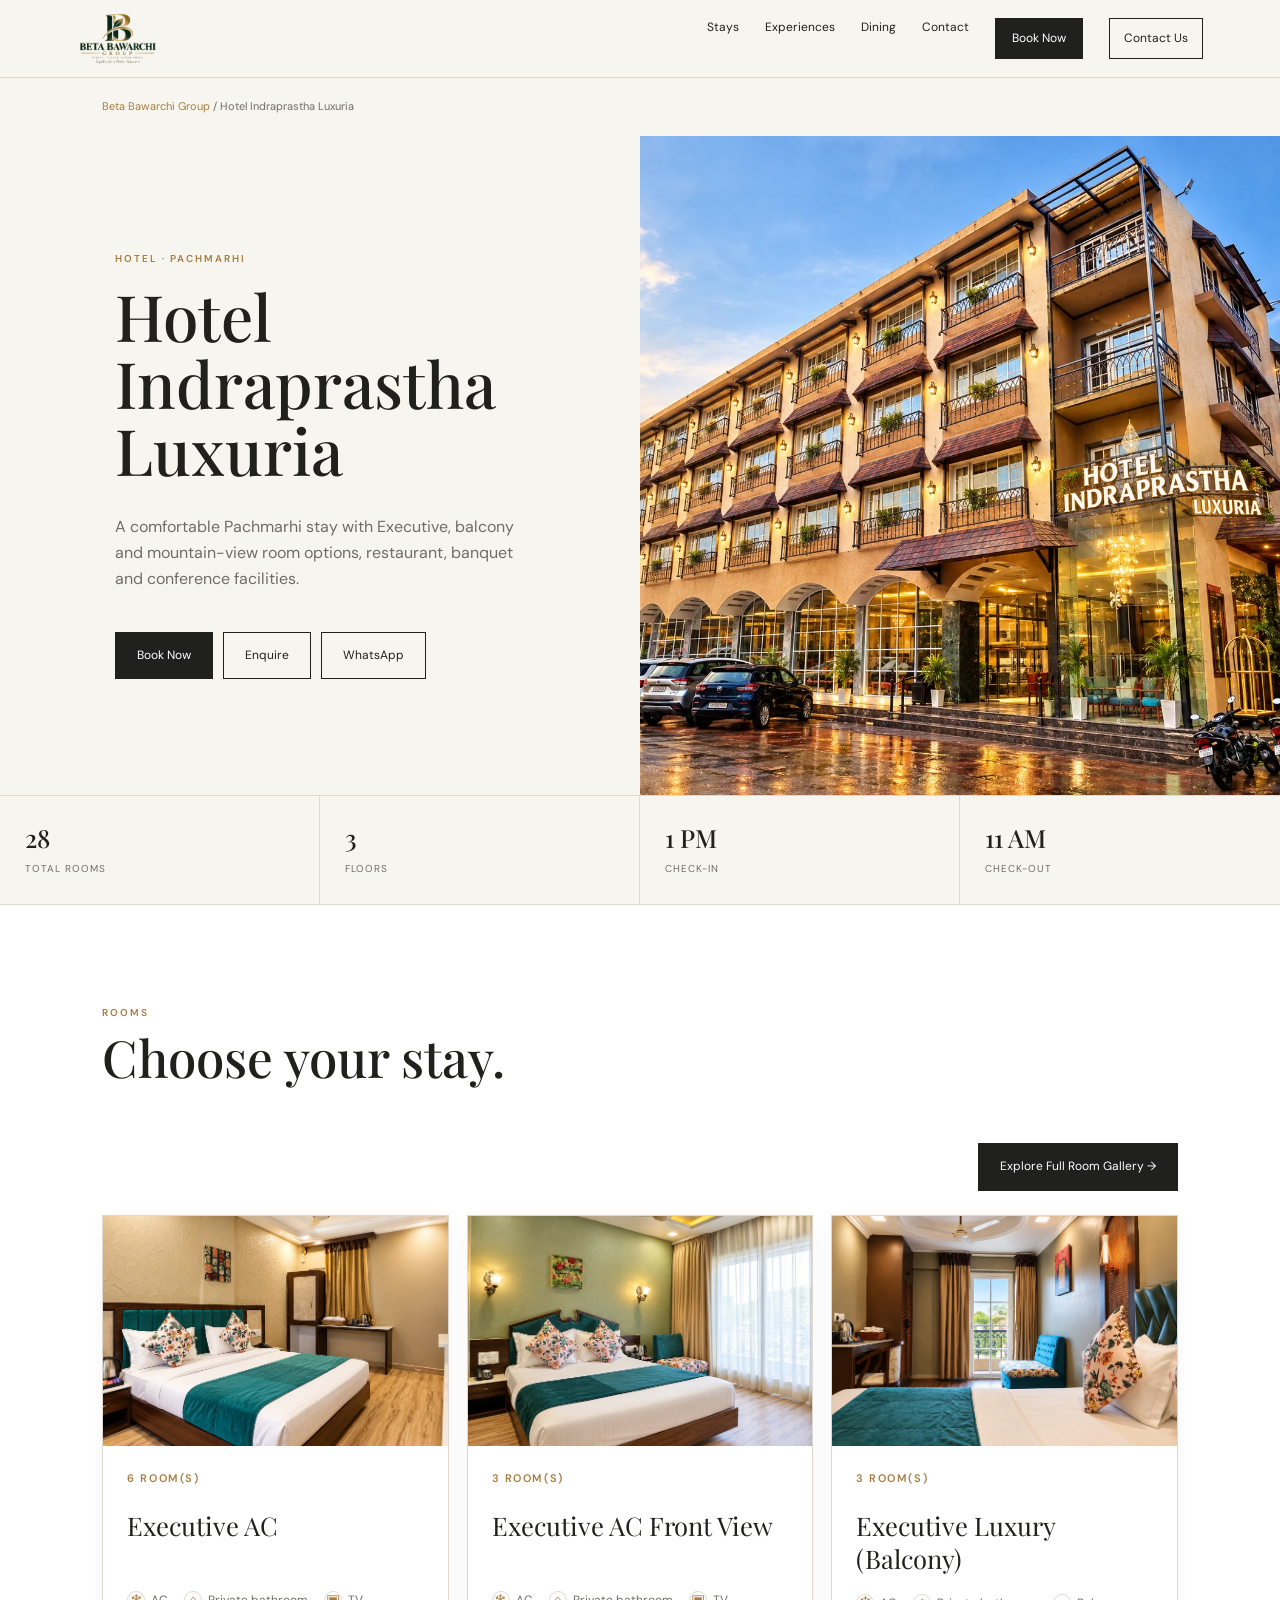
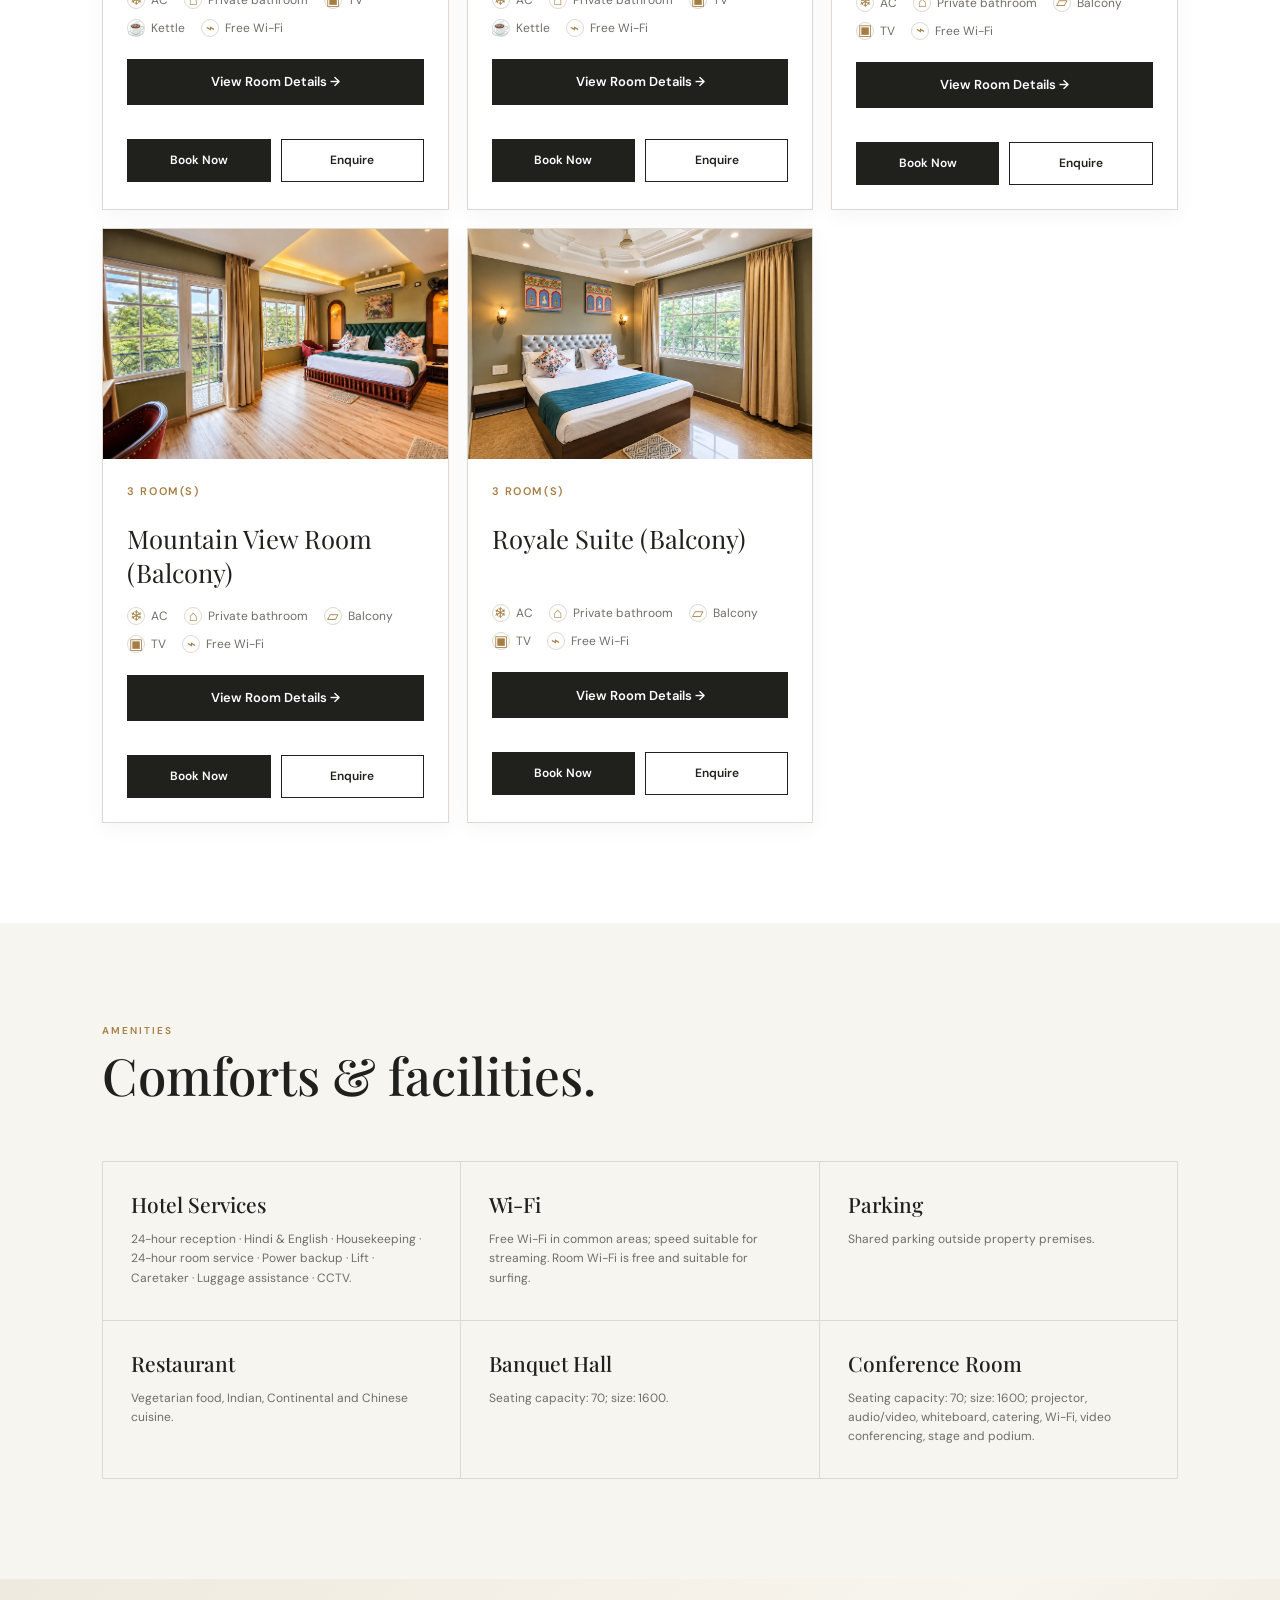
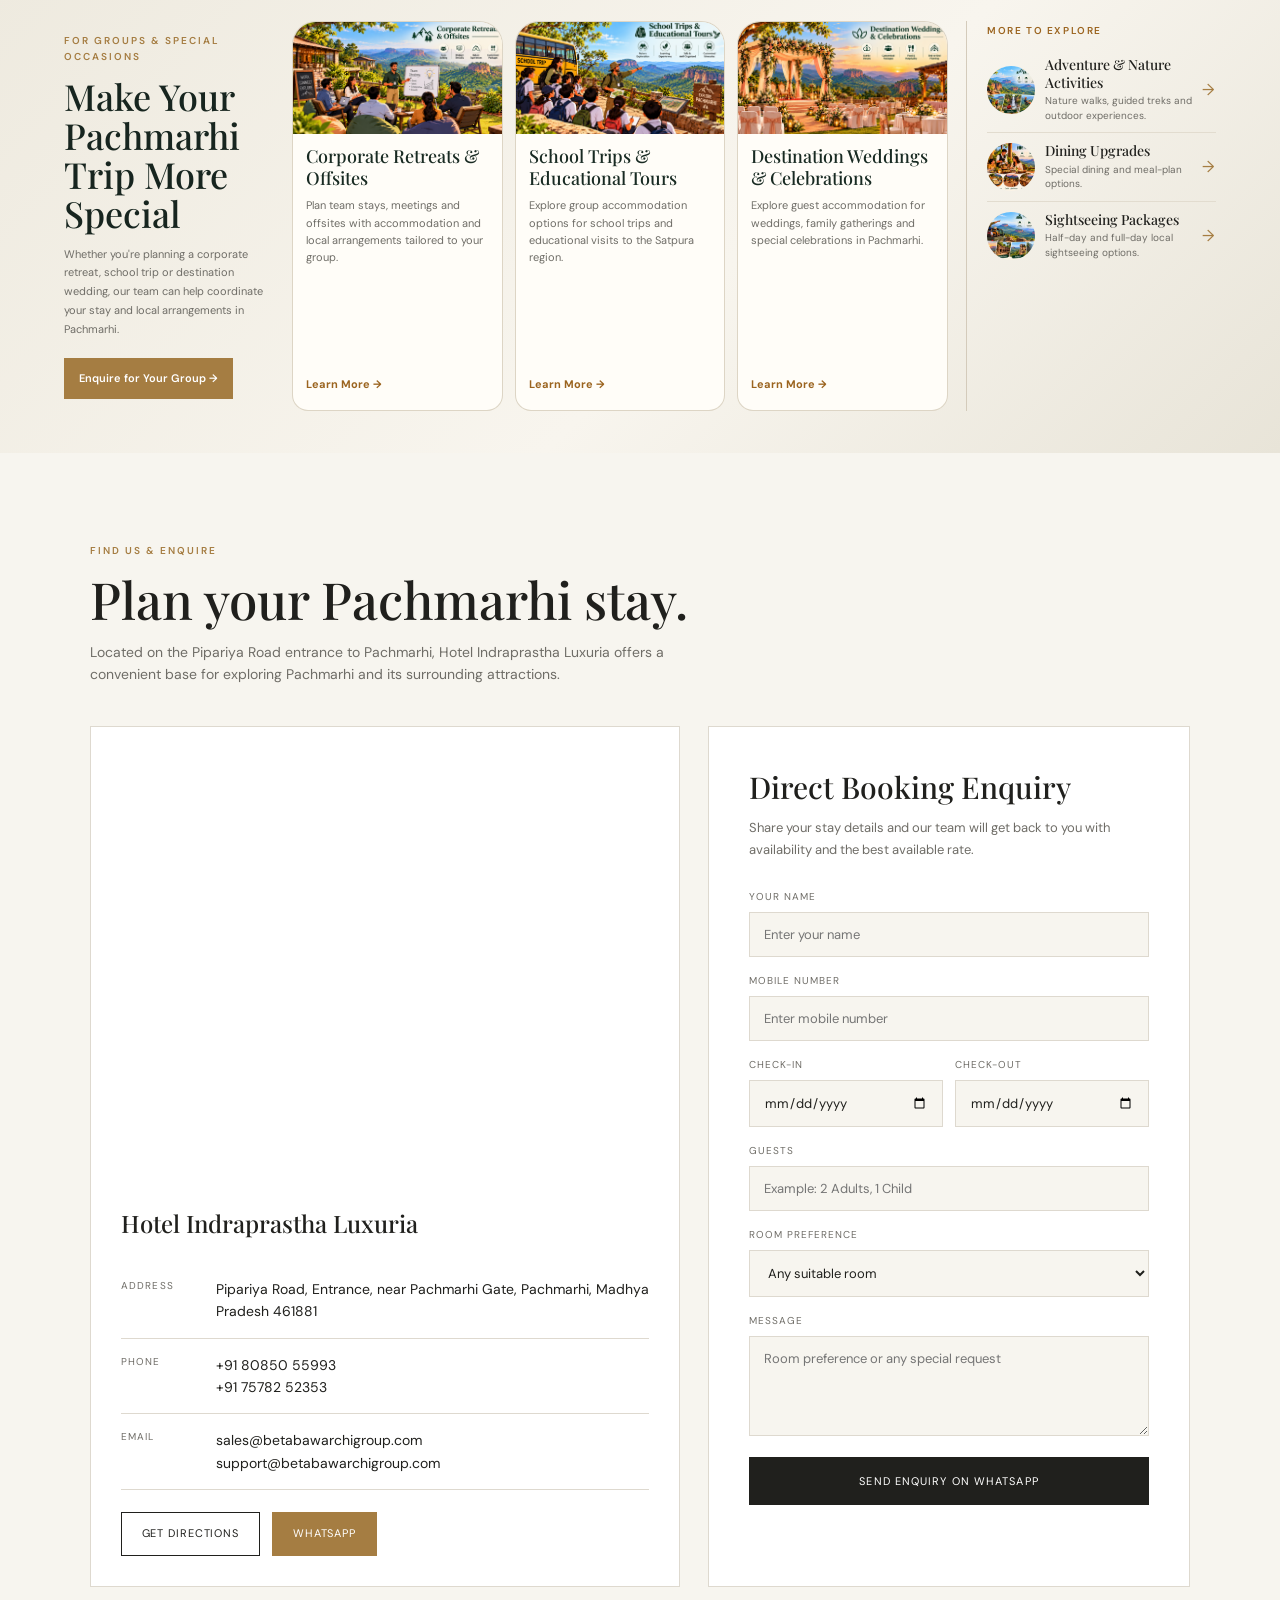
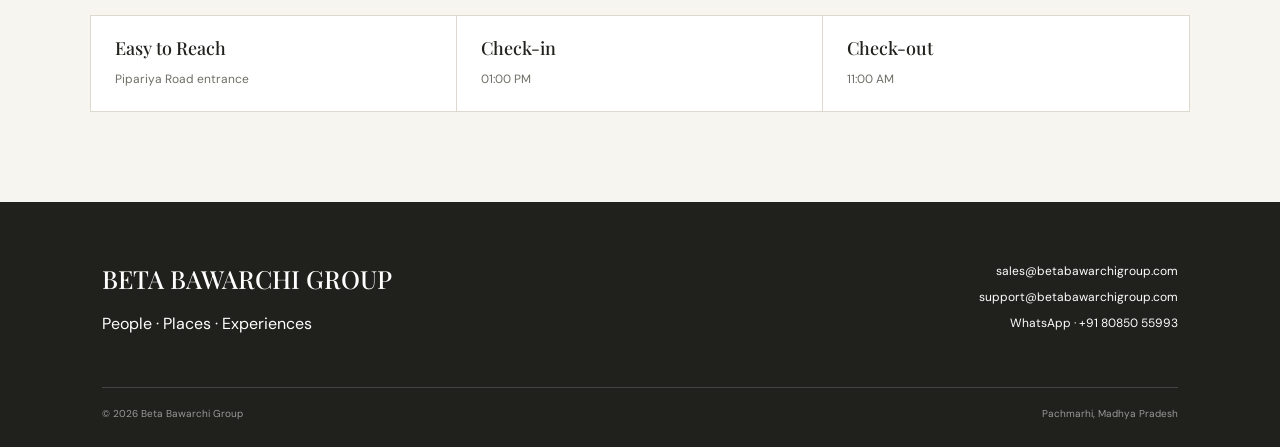
<file: hotel-indraprastha-pachmarhi/index.html>
<!doctype html>
<html lang="en">

<head>
    <!-- Google tag (gtag.js) -->
<script async src="https://www.googletagmanager.com/gtag/js?id=G-RPP17P5GJ8"></script>
<script>
  window.dataLayer = window.dataLayer || [];
  function gtag(){dataLayer.push(arguments);}
  gtag('js', new Date());

  gtag('config', 'G-RPP17P5GJ8');
</script>
    
<!-- Meta Pixel Code -->
<script>
!function(f,b,e,v,n,t,s)
{if(f.fbq)return;n=f.fbq=function(){n.callMethod?
n.callMethod.apply(n,arguments):n.queue.push(arguments)};
if(!f._fbq)f._fbq=n;n.push=n;n.loaded=!0;n.version='2.0';
n.queue=[];t=b.createElement(e);t.async=!0;
t.src=v;s=b.getElementsByTagName(e)[0];
s.parentNode.insertBefore(t,s)}(window, document,'script',
'https://connect.facebook.net/en_US/fbevents.js');

fbq('init', '1125225896942630');
fbq('track', 'PageView');
</script>
<!-- End Meta Pixel Code -->


    <meta charset="utf-8">

    <meta name="viewport" content="width=device-width, initial-scale=1">

    <title>
        Hotel Indraprastha Luxuria, Pachmarhi | Hotels in Pachmarhi
    </title>

    <meta
        name="description"
        content="Hotel Indraprastha Luxuria in Pachmarhi. Explore rooms, amenities, photos and direct booking enquiry with Beta Bawarchi Group."
    >

    <meta
        name="robots"
        content="index,follow"
    >

    <link
        rel="canonical"
        href="https://betabawarchigroup.com/hotel-indraprastha-pachmarhi/"
    >
    <!-- Hotel Schema -->
<script type="application/ld+json">
{
  "@context": "https://schema.org",
  "@type": "Hotel",
  "@id": "https://betabawarchigroup.com/hotel-indraprastha-pachmarhi/#hotel",
  "name": "Hotel Indraprastha Luxuria",
  "url": "https://betabawarchigroup.com/hotel-indraprastha-pachmarhi/",
  "telephone": "+91-80850-55993",
  "email": "sales@betabawarchigroup.com",
  "address": {
    "@type": "PostalAddress",
    "streetAddress": "Pipariya Road, Entrance, near Pachmarhi Gate",
    "addressLocality": "Pachmarhi",
    "addressRegion": "Madhya Pradesh",
    "postalCode": "461881",
    "addressCountry": "IN"
  },
  "checkinTime": "13:00",
  "checkoutTime": "11:00",
  "numberOfRooms": 28,
  "parentOrganization": {
    "@type": "Organization",
    "name": "Beta Bawarchi Group",
    "url": "https://betabawarchigroup.com/"
  }
}
</script>

    <!-- Google Fonts -->

    <link
        rel="preconnect"
        href="https://fonts.googleapis.com"
    >

    <link
        rel="preconnect"
        href="https://fonts.gstatic.com"
        crossorigin
    >

    <link
        href="https://fonts.googleapis.com/css2?family=DM+Sans:wght@400;500;600&family=Playfair+Display:wght@500;600&display=swap"
        rel="stylesheet"
    >

    <!-- Main CSS -->

    <link
        rel="stylesheet"
        href="../styles.css"
    >

</head>


<body>


    <!-- =====================================================
         HEADER
    ====================================================== -->

    
<header class="header">

    <a class="brand" href="../index.html" aria-label="Beta Bawarchi Group home">
        <img
            src="../images/logo.png"
            alt="Beta Bawarchi Group"
            class="brand-logo"
        >
    </a>

    <button
        class="mobile-menu-toggle"
        type="button"
        aria-label="Open navigation menu"
        aria-expanded="false"
        aria-controls="main-navigation"
    >
        <span></span>
        <span></span>
        <span></span>
    </button>

    <nav class="nav" id="main-navigation" aria-label="Main navigation">

        <a href="../index.html#properties">Stays</a>

        <a href="../experiences/">Experiences</a>

        <a href="../index.html#dining">Dining</a>

        <a href="tel:+918085055993">Contact</a>

        <a
            class="nav-book-now"
            href="https://letsbook.me/booking/hotelindraprasthaluxuria"
            target="_blank"
            rel="noopener noreferrer"
        >Book Now</a>

        <a class="cta" href="tel:+918085055993">Contact Us</a>

    </nav>

</header>




    <!-- =====================================================
         BREADCRUMB
    ====================================================== -->

    <div class="breadcrumb">

        <a href="index.html">
            Beta Bawarchi Group
        </a>

        /

        Hotel Indraprastha Luxuria

    </div>



    <main>


        <!-- =====================================================
             PROPERTY HERO
        ====================================================== -->

        <section class="property-hero">

            <div class="property-copy">

                <div class="kicker">
                    HOTEL · PACHMARHI
                </div>


                <h1>
                    Hotel Indraprastha Luxuria
                </h1>


                <p>
                    A comfortable Pachmarhi stay with Executive,
                    balcony and mountain-view room options,
                    restaurant, banquet and conference facilities.
                </p>


                <div class="buttons">

                    <a
                        class="btn dark"
                        href="https://letsbook.me/booking/hotelindraprasthaluxuria"
                        target="_blank"
                        rel="noopener noreferrer"
                    >
                        Book Now
                    </a>

                    <a
                        class="btn"
                        href="tel:+918085055993"
                    >
                        Enquire
                    </a>

                    <a
                        class="btn"
                        href="https://wa.me/918085055993?text=Hello%20Beta%20Bawarchi%20Group,%20I%20would%20like%20to%20enquire%20about%20Hotel%20Indraprastha%20Luxuria."
                        target="_blank"
                        rel="noopener"
                    >
                        WhatsApp
                    </a>

                </div>

            </div>


            <div class="property-photo ind"></div>

        </section>



        <!-- =====================================================
             PROPERTY STATS
        ====================================================== -->

        <div class="stats">

            <div class="stat">

                <strong>
                    28
                </strong>

                <span>
                    Total rooms
                </span>

            </div>


            <div class="stat">

                <strong>
                    3
                </strong>

                <span>
                    Floors
                </span>

            </div>


            <div class="stat">

                <strong>
                    1 PM
                </strong>

                <span>
                    Check-in
                </span>

            </div>


            <div class="stat">

                <strong>
                    11 AM
                </strong>

                <span>
                    Check-out
                </span>

            </div>

        </div>



        <!-- =====================================================
             ROOMS
        ====================================================== -->

        
<section class="section rooms">
  <div class="section-head">
    <div>
      <div class="kicker">ROOMS</div>
      <h2>Choose your stay.</h2>
    </div>
  </div>

  <div class="gallery-link-wrap">
    <a class="btn dark" href="gallery/">
      Explore Full Room Gallery →
    </a>
  </div>

  <div class="room-grid">

    <!-- ROOM 1: EXECUTIVE AC -->
    <article class="room">
      <div
        class="room-photo r1"
        role="img"
        aria-label="Executive AC room">
      </div>

      <div class="room-body">
        <small>6 ROOM(S)</small>
        <h3>Executive AC</h3>

        <div class="room-feature-list" aria-label="Room highlights">
          <span><span aria-hidden="true">❄</span> AC</span>
          <span><span aria-hidden="true">⌂</span> Private bathroom</span>
          <span><span aria-hidden="true">▣</span> TV</span>
          <span><span aria-hidden="true">☕</span> Kettle</span>
          <span><span aria-hidden="true">⌁</span> Free Wi-Fi</span>
        </div>

        <button
          class="room-details-btn"
          type="button"
          data-room-details="executive-ac">
          View Room Details →
        </button>

        <div class="room-booking-actions">
          <a
            class="room-book-btn"
            href="https://letsbook.me/booking/hotelindraprasthaluxuria"
            target="_blank"
            rel="noopener noreferrer">
            Book Now
          </a>

          <a
            class="room-enquire-btn"
            href="tel:+918085055993"
            data-room-name="executive-ac">
            Enquire
          </a>
        </div>
      </div>
    </article>

    <!-- ROOM 2: EXECUTIVE AC FRONT VIEW -->
    <article class="room">
      <div
        class="room-photo r2"
        role="img"
        aria-label="Executive AC Front View room">
      </div>

      <div class="room-body">
        <small>3 ROOM(S)</small>
        <h3>Executive AC Front View</h3>

        <div class="room-feature-list" aria-label="Room highlights">
          <span><span aria-hidden="true">❄</span> AC</span>
          <span><span aria-hidden="true">⌂</span> Private bathroom</span>
          <span><span aria-hidden="true">▣</span> TV</span>
          <span><span aria-hidden="true">☕</span> Kettle</span>
          <span><span aria-hidden="true">⌁</span> Free Wi-Fi</span>
        </div>

        <button
          class="room-details-btn"
          type="button"
          data-room-details="executive-front">
          View Room Details →
        </button>

        <div class="room-booking-actions">
          <a
            class="room-book-btn"
            href="https://letsbook.me/booking/hotelindraprasthaluxuria"
            target="_blank"
            rel="noopener noreferrer">
            Book Now
          </a>

          <a
            class="room-enquire-btn"
            href="tel:+918085055993"
            data-room-name="executive-front">
            Enquire
          </a>
        </div>
      </div>
    </article>

    <!-- ROOM 3: EXECUTIVE LUXURY BALCONY -->
    <article class="room">
      <div
        class="room-photo r3"
        role="img"
        aria-label="Executive Luxury Balcony View room">
      </div>

      <div class="room-body">
        <small>3 ROOM(S)</small>
        <h3>Executive Luxury (Balcony)</h3>

        <div class="room-feature-list" aria-label="Room highlights">
          <span><span aria-hidden="true">❄</span> AC</span>
          <span><span aria-hidden="true">⌂</span> Private bathroom</span>
          <span><span aria-hidden="true">▱</span> Balcony</span>
          <span><span aria-hidden="true">▣</span> TV</span>
          <span><span aria-hidden="true">⌁</span> Free Wi-Fi</span>
        </div>

        <button
          class="room-details-btn"
          type="button"
          data-room-details="luxury-balcony">
          View Room Details →
        </button>

        <div class="room-booking-actions">
          <a
            class="room-book-btn"
            href="https://letsbook.me/booking/hotelindraprasthaluxuria"
            target="_blank"
            rel="noopener noreferrer">
            Book Now
          </a>

          <a
            class="room-enquire-btn"
            href="tel:+918085055993"
            data-room-name="luxury-balcony">
            Enquire
          </a>
        </div>
      </div>
    </article>

    <!-- ROOM 4: MOUNTAIN VIEW BALCONY -->
    <article class="room">
      <div
        class="room-photo r4"
        role="img"
        aria-label="Mountain View Room with Balcony">
      </div>

      <div class="room-body">
        <small>3 ROOM(S)</small>
        <h3>Mountain View Room (Balcony)</h3>

        <div class="room-feature-list" aria-label="Room highlights">
          <span><span aria-hidden="true">❄</span> AC</span>
          <span><span aria-hidden="true">⌂</span> Private bathroom</span>
          <span><span aria-hidden="true">▱</span> Balcony</span>
          <span><span aria-hidden="true">▣</span> TV</span>
          <span><span aria-hidden="true">⌁</span> Free Wi-Fi</span>
        </div>

        <button
          class="room-details-btn"
          type="button"
          data-room-details="mountain-view">
          View Room Details →
        </button>

        <div class="room-booking-actions">
          <a
            class="room-book-btn"
            href="https://letsbook.me/booking/hotelindraprasthaluxuria"
            target="_blank"
            rel="noopener noreferrer">
            Book Now
          </a>

          <a
            class="room-enquire-btn"
            href="tel:+918085055993"
            data-room-name="mountain-view">
            Enquire
          </a>
        </div>
      </div>
    </article>

    <!-- ROOM 5: ROYALE SUITE -->
    <article class="room">
      <div
        class="room-photo r5"
        role="img"
        aria-label="Royale Suite with Balcony">
      </div>

      <div class="room-body">
        <small>3 ROOM(S)</small>
        <h3>Royale Suite (Balcony)</h3>

        <div class="room-feature-list" aria-label="Room highlights">
          <span><span aria-hidden="true">❄</span> AC</span>
          <span><span aria-hidden="true">⌂</span> Private bathroom</span>
          <span><span aria-hidden="true">▱</span> Balcony</span>
          <span><span aria-hidden="true">▣</span> TV</span>
          <span><span aria-hidden="true">⌁</span> Free Wi-Fi</span>
        </div>

        <button
          class="room-details-btn"
          type="button"
          data-room-details="royale-suite">
          View Room Details →
        </button>

        <div class="room-booking-actions">
          <a
            class="room-book-btn"
            href="https://letsbook.me/booking/hotelindraprasthaluxuria"
            target="_blank"
            rel="noopener noreferrer">
            Book Now
          </a>

          <a
            class="room-enquire-btn"
            href="tel:+918085055993"
            data-room-name="royale-suite">
            Enquire
          </a>
        </div>
      </div>
    </article>

  </div>
</section>



        <!-- =====================================================
             AMENITIES
        ====================================================== -->

        <section class="section">

            <div class="section-head">

                <div>

                    <div class="kicker">
                        AMENITIES
                    </div>

                    <h2>
                        Comforts & facilities.
                    </h2>

                </div>

            </div>



            <div class="amenity-grid">


                <div class="amenity">

                    <h3>
                        Hotel Services
                    </h3>

                    <p>
                        24-hour reception · Hindi & English ·
                        Housekeeping · 24-hour room service ·
                        Power backup · Lift · Caretaker ·
                        Luggage assistance · CCTV.
                    </p>

                </div>



                <div class="amenity">

                    <h3>
                        Wi-Fi
                    </h3>

                    <p>
                        Free Wi-Fi in common areas; speed suitable
                        for streaming. Room Wi-Fi is free and
                        suitable for surfing.
                    </p>

                </div>



                <div class="amenity">

                    <h3>
                        Parking
                    </h3>

                    <p>
                        Shared parking outside property premises.
                    </p>

                </div>



                <div class="amenity">

                    <h3>
                        Restaurant
                    </h3>

                    <p>
                        Vegetarian food, Indian, Continental
                        and Chinese cuisine.
                    </p>

                </div>



                <div class="amenity">

                    <h3>
                        Banquet Hall
                    </h3>

                    <p>
                        Seating capacity: 70; size: 1600.
                    </p>

                </div>



                <div class="amenity">

                    <h3>
                        Conference Room
                    </h3>

                    <p>
                        Seating capacity: 70; size: 1600;
                        projector, audio/video, whiteboard,
                        catering, Wi-Fi, video conferencing,
                        stage and podium.
                    </p>

                </div>


            </div>

        </section>



        
<!-- INDRAPRASTHA GROUP EXPERIENCES -->
<section class="ind-group-experiences" id="group-experiences">
  <div class="ind-group-layout">

    <div class="ind-group-intro">
      <div class="kicker">FOR GROUPS &amp; SPECIAL OCCASIONS</div>
      <h2>Make Your Pachmarhi Trip More Special</h2>
      <p>
        Whether you're planning a corporate retreat, school trip
        or destination wedding, our team can help coordinate your
        stay and local arrangements in Pachmarhi.
      </p>
      <a class="ind-group-button"
         href="https://wa.me/918085055993?text=I%20would%20like%20to%20discuss%20a%20group%20trip%20or%20event%20at%20Hotel%20Indraprastha%20Luxuria."
         target="_blank" rel="noopener noreferrer">
        Enquire for Your Group →
      </a>
    </div>

    <div class="ind-group-cards">

      <article class="ind-group-card">
        <img src="../images/experience_image/Corporate Retreat in the Mountains.jpg"
             alt="Corporate retreats and group offsites in Pachmarhi"
             loading="lazy">
        <div class="ind-group-card-body">
          <h3>Corporate Retreats &amp; Offsites</h3>
          <p>
            Plan team stays, meetings and offsites with accommodation
            and local arrangements tailored to your group.
          </p>
          <a href="https://wa.me/918085055993?text=Please%20share%20corporate%20retreat%20and%20offsite%20options%20at%20Hotel%20Indraprastha%20Luxuria."
             target="_blank" rel="noopener noreferrer">Learn More →</a>
        </div>
      </article>

      <article class="ind-group-card">
        <img src="../images/experience_image/School Trip at Pachmarhi Viewpoint.jpg"
             alt="School trips and educational group tours in Pachmarhi"
             loading="lazy">
        <div class="ind-group-card-body">
          <h3>School Trips &amp; Educational Tours</h3>
          <p>
            Explore group accommodation options for school trips
            and educational visits to the Satpura region.
          </p>
          <a href="https://wa.me/918085055993?text=Please%20share%20school%20trip%20and%20educational%20tour%20stay%20options%20at%20Hotel%20Indraprastha%20Luxuria."
             target="_blank" rel="noopener noreferrer">Learn More →</a>
        </div>
      </article>

      <article class="ind-group-card">
        <img src="../images/experience_image/Destination Wedding at Sunset.jpg"
             alt="Destination weddings and celebrations in Pachmarhi"
             loading="lazy">
        <div class="ind-group-card-body">
          <h3>Destination Weddings &amp; Celebrations</h3>
          <p>
            Explore guest accommodation for weddings, family gatherings
            and special celebrations in Pachmarhi.
          </p>
          <a href="https://wa.me/918085055993?text=Please%20share%20guest%20accommodation%20options%20for%20a%20wedding%20or%20celebration%20at%20Hotel%20Indraprastha%20Luxuria."
             target="_blank" rel="noopener noreferrer">Learn More →</a>
        </div>
      </article>

    </div>

    <aside class="ind-group-more">
      <h3>More to Explore</h3>

      <a class="ind-group-more-item"
         href="https://wa.me/918085055993?text=I%20would%20like%20to%20enquire%20about%20adventure%20and%20nature%20activities%20in%20Pachmarhi."
         target="_blank" rel="noopener noreferrer">
        <img src="../images/experience_image/Adventure & Nature Activities.jpg"
             alt="" loading="lazy">
        <span>
          <strong>Adventure &amp; Nature Activities</strong>
          <small>Nature walks, guided treks and outdoor experiences.</small>
        </span>
        <span class="ind-group-arrow">→</span>
      </a>

      <a class="ind-group-more-item"
         href="https://wa.me/918085055993?text=I%20would%20like%20to%20enquire%20about%20dining%20upgrades%20and%20food%20packages."
         target="_blank" rel="noopener noreferrer">
        <img src="../images/experience_image/Sunset Dining Upgrades in the Mountains.jpg"
             alt="" loading="lazy">
        <span>
          <strong>Dining Upgrades</strong>
          <small>Special dining and meal-plan options.</small>
        </span>
        <span class="ind-group-arrow">→</span>
      </a>

      <a class="ind-group-more-item"
         href="https://wa.me/918085055993?text=Please%20share%20available%20Pachmarhi%20sightseeing%20packages."
         target="_blank" rel="noopener noreferrer">
        <img src="../images/experience_image/Scenic Sightseeing Packages in the Mountains.jpg"
             alt="" loading="lazy">
        <span>
          <strong>Sightseeing Packages</strong>
          <small>Half-day and full-day local sightseeing options.</small>
        </span>
        <span class="ind-group-arrow">→</span>
      </a>
    </aside>

  </div>
</section>


        



        <!-- =====================================================
             LOCATION + CONTACT + DIRECT BOOKING ENQUIRY
        ====================================================== -->

        <section
            class="location-enquiry"
            id="enquiry"
        >


            <!-- SECTION INTRO -->

            <div class="location-enquiry-header">

                <div class="eyebrow">
                    FIND US & ENQUIRE
                </div>


                <h2>
                    Plan your Pachmarhi stay.
                </h2>


                <p>
                    Located on the Pipariya Road entrance to Pachmarhi,
                    Hotel Indraprastha Luxuria offers a convenient base
                    for exploring Pachmarhi and its surrounding attractions.
                </p>

            </div>



            <!-- MAP + ENQUIRY GRID -->

            <div class="location-enquiry-grid">


                <!-- LEFT — GOOGLE MAP + PROPERTY CONTACT -->

                <div class="map-panel">


                    <!-- GOOGLE MAP -->

                    <iframe
                        src="https://www.google.com/maps/embed?pb=!1m18!1m12!1m3!1d3686.7639946293775!2d78.43712649999999!3d22.4755014!2m3!1f0!2f0!3f0!3m2!1i1024!2i768!4f13.1!3m3!1m2!1s0x397e3a31ded248ff%3A0xb345051be89f21c8!2sHotel%20Indraprastha%20luxuria!5e0!3m2!1sen!2sin!4v1790237890518!5m2!1sen!2sin"
                        width="600"
                        height="450"
                        style="border:0;"
                        allowfullscreen=""
                        loading="lazy"
                        referrerpolicy="strict-origin-when-cross-origin">
                    </iframe>



                    <!-- PROPERTY CONTACT -->

                    <div class="property-contact-card">

                        <h3>
                            Hotel Indraprastha Luxuria
                        </h3>


                        <!-- ADDRESS -->

                        <div class="contact-item">

                            <span class="contact-label">
                                Address
                            </span>

                            <span class="contact-value">
                                Pipariya Road, Entrance,
                                near Pachmarhi Gate,
                                Pachmarhi,
                                Madhya Pradesh 461881
                            </span>

                        </div>


                        <!-- PHONE -->

                        <div class="contact-item">

                            <span class="contact-label">
                                Phone
                            </span>

                            <span class="contact-value">

                                <a href="tel:+918085055993">
                                    +91 80850 55993
                                </a>
                                
                                <br>
                                
                                <a href="tel:+918085055993">
                                    +91 75782 52353
                                </a>
                                
                                

                            </span>

                        </div>


                        <!-- EMAIL -->

                        <div class="contact-item">

                            <span class="contact-label">
                                Email
                            </span>

                            <span class="contact-value">

                                <a href="mailto:sales@betabawarchigroup.com">
                                    sales@betabawarchigroup.com
                                </a>

                                <br>

                                <a href="mailto:support@betabawarchigroup.com">
                                    support@betabawarchigroup.com
                                </a>

                            </span>

                        </div>


                        <!-- MAP ACTIONS -->

                        <div class="map-actions">


                            <!-- DIRECTIONS -->

                            <a
                                href="https://www.google.com/maps/dir/?api=1&destination=Hotel+Indraprastha+Luxuria+Pachmarhi"
                                target="_blank"
                                rel="noopener"
                            >
                                Get Directions
                            </a>


                            <!-- WHATSAPP -->

                            <a
                                href="https://wa.me/918085055993?text=Hello%20Beta%20Bawarchi%20Group,%20I%20would%20like%20to%20enquire%20about%20Hotel%20Indraprastha%20Luxuria."
                                target="_blank"
                                rel="noopener"
                                class="whatsapp-btn"
                            >
                                WhatsApp
                            </a>

                        </div>

                    </div>

                </div>



                <!-- RIGHT — DIRECT BOOKING ENQUIRY -->

                <div class="booking-form-card">


                    <h3>
                        Direct Booking Enquiry
                    </h3>


                    <p>
                        Share your stay details and our team will get back
                        to you with availability and the best available rate.
                    </p>



                    <form
                        class="booking-form"
                        onsubmit="sendWhatsApp(event)"
                    >


                        <!-- PROPERTY -->

                        <input
                            id="property"
                            name="property"
                            type="hidden"
                            value="Hotel Indraprastha Luxuria"
                        >


                        <!-- NAME -->

                        <label>

                            Your Name

                            <input
                                id="name"
                                name="name"
                                type="text"
                                placeholder="Enter your name"
                                required
                            >

                        </label>



                        <!-- PHONE -->

                        <label>

                            Mobile Number

                            <input
                                id="phone"
                                name="phone"
                                type="tel"
                                placeholder="Enter mobile number"
                                required
                            >

                        </label>



                        <!-- CHECK-IN / CHECK-OUT -->

                        <div class="two">


                            <label>

                                Check-in

                                <input
                                    id="checkin"
                                    name="checkin"
                                    type="date"
                                    required
                                >

                            </label>



                            <label>

                                Check-out

                                <input
                                    id="checkout"
                                    name="checkout"
                                    type="date"
                                    required
                                >

                            </label>


                        </div>



                        <!-- GUESTS -->

                        <label>

                            Guests

                            <input
                                id="guests"
                                name="guests"
                                type="text"
                                placeholder="Example: 2 Adults, 1 Child"
                            >

                        </label>



                        <!-- ROOM -->

                        <label>

                            Room Preference

                            <select
                                id="room"
                                name="room"
                            >

                                <option>
                                    Any suitable room
                                </option>

                                <option>
                                    Executive AC
                                </option>

                                <option>
                                    Executive AC Front View
                                </option>

                                <option>
                                    Executive Luxury Balcony View
                                </option>

                                <option>
                                    Mountain View Room (Balcony)
                                </option>

                                <option>
                                    Royale Suite (Balcony)
                                </option>

                            </select>

                        </label>



                        <!-- MESSAGE -->

                        <label>

                            Message

                            <textarea
                                id="message"
                                name="message"
                                rows="4"
                                placeholder="Room preference or any special request"
                            ></textarea>

                        </label>



                        <!-- SUBMIT -->

                        <button
                            type="submit"
                        >
                            Send Enquiry on WhatsApp
                        </button>


                    </form>

                </div>

            </div>



            <!-- QUICK INFORMATION -->

            <div class="location-info-strip">


                <div>

                    <strong>
                        Easy to Reach
                    </strong>

                    <span>
                        Pipariya Road entrance
                    </span>

                </div>



                <div>

                    <strong>
                        Check-in
                    </strong>

                    <span>
                        01:00 PM
                    </span>

                </div>



                <div>

                    <strong>
                        Check-out
                    </strong>

                    <span>
                        11:00 AM
                    </span>

                </div>


            </div>

        </section>


    </main>



    <!-- =====================================================
         FOOTER
    ====================================================== -->

    <footer
        class="footer"
        id="contact"
    >


        <div>

            <div class="footer-brand">
                BETA BAWARCHI GROUP
            </div>

            <p>
                People · Places · Experiences
            </p>

        </div>



        <div class="footer-contact">

            <a href="mailto:sales@betabawarchigroup.com">
                sales@betabawarchigroup.com
            </a>

            <a href="mailto:support@betabawarchigroup.com">
                support@betabawarchigroup.com
            </a>

            <a
                href="https://wa.me/918085055993"
                target="_blank"
                rel="noopener"
            >
                WhatsApp · +91 80850 55993
            </a>

        </div>



        <div class="footer-bottom">

            <span>
                © 2026 Beta Bawarchi Group
            </span>

            <span>
                Pachmarhi, Madhya Pradesh
            </span>

        </div>


    </footer>



    <!-- =====================================================
         JAVASCRIPT
    ====================================================== -->


    <script>
        document.querySelectorAll('[data-enquire-room]').forEach(function (link) {
            link.addEventListener('click', function () {
                var roomSelect = document.getElementById('room');
                if (!roomSelect) return;
                var requestedRoom = this.getAttribute('data-enquire-room');
                var matchingOption = Array.from(roomSelect.options).find(function (option) {
                    return option.text.trim() === requestedRoom;
                });
                if (matchingOption) roomSelect.value = matchingOption.value;
            });
        });
    </script>

    <script src="../script.js"></script>

<div class="indp-room-modal" id="roomDetailsModal" role="dialog"
     aria-modal="true" aria-hidden="true" aria-labelledby="roomModalTitle">
  <div class="indp-room-modal__shade" data-close-room-modal></div>
  <div class="indp-room-modal__dialog" role="document">
    <button class="indp-room-modal__close" type="button"
            data-close-room-modal aria-label="Close room details">&times;</button>

    <div class="indp-room-modal__top">
      <div class="indp-room-modal__gallery">
        <div class="indp-room-modal__hero">
          <img id="roomModalImage"
               src="../images/indraprastha/executive-ac-web.webp"
               alt="Executive AC room at Hotel Indraprastha Luxuria">
          <button class="indp-room-modal__arrow indp-room-modal__arrow--prev"
                  type="button" id="roomModalPrev" aria-label="Previous photo">&#8249;</button>
          <button class="indp-room-modal__arrow indp-room-modal__arrow--next"
                  type="button" id="roomModalNext" aria-label="Next photo">&#8250;</button>
          <span class="indp-room-modal__counter" id="roomModalPhotoCount">1 / 1</span>
        </div>
        <div class="indp-room-modal__thumbs" id="roomModalThumbnails"></div>
      </div>

      <div class="indp-room-modal__overview">
        <p class="indp-room-modal__eyebrow" id="roomModalEyebrow">EXECUTIVE ROOM</p>
        <h2 class="indp-room-modal__title" id="roomModalTitle">Executive AC</h2>
        <p class="indp-room-modal__description" id="roomModalDescription">
          A comfortable air-conditioned room with essential amenities for a relaxing stay in Pachmarhi.
        </p>
        <div class="indp-room-modal__facts">
          <div class="indp-room-modal__fact"><span class="indp-room-modal__fact-icon">▱</span><span class="indp-room-modal__fact-copy"><span>Room Size</span><strong id="roomModalSize"></strong></span></div>
          <div class="indp-room-modal__fact"><span class="indp-room-modal__fact-icon">♙</span><span class="indp-room-modal__fact-copy"><span>Occupancy</span><strong id="roomModalOccupancy"></strong></span></div>
          <div class="indp-room-modal__fact"><span class="indp-room-modal__fact-icon">▤</span><span class="indp-room-modal__fact-copy"><span>Bed Type</span><strong id="roomModalBedType"></strong></span></div>
          <div class="indp-room-modal__fact"><span class="indp-room-modal__fact-icon">⌁</span><span class="indp-room-modal__fact-copy"><span>View</span><strong id="roomModalView"></strong></span></div>
        </div>
      </div>
    </div>

    <div class="indp-room-modal__bottom">
      <section class="indp-room-modal__amenities-panel">
        <h3 class="indp-room-modal__heading">In-Room Amenities</h3>
        <ul class="indp-room-modal__amenities" id="roomModalAmenities"></ul>
      </section>
      <aside class="indp-room-modal__side">
        <h3 class="indp-room-modal__heading">Room Highlights</h3>
        <ul class="indp-room-modal__highlights" id="roomModalHighlights"></ul>
        <div class="indp-room-modal__actions">
          <a class="indp-room-modal__book"
             href="https://letsbook.me/booking/hotelindraprasthaluxuria"
             target="_blank" rel="noopener noreferrer">Book Now</a>
          <a class="indp-room-modal__enquire" id="roomModalEnquire"
             href="tel:+918085055993">Call Now</a>
        </div>
      </aside>
    </div>

    <section class="indp-room-modal__facilities">
      <h3 class="indp-room-modal__facilities-title">Property Facilities <small>(Common facilities)</small></h3>
      <div class="indp-room-modal__facility-grid">
        <div class="indp-room-modal__facility"><span class="indp-room-modal__facility-icon">♨</span><span><strong>Restaurant</strong><small>Indian, Continental and Chinese cuisine</small></span></div>
        <div class="indp-room-modal__facility"><span class="indp-room-modal__facility-icon">▱</span><span><strong>Parking</strong><small>Shared parking outside the premises</small></span></div>
        <div class="indp-room-modal__facility"><span class="indp-room-modal__facility-icon">⌁</span><span><strong>Wi-Fi</strong><small>Free Wi-Fi in common areas</small></span></div>
        <div class="indp-room-modal__facility"><span class="indp-room-modal__facility-icon">♙</span><span><strong>24-Hour Reception</strong><small>Hindi and English assistance</small></span></div>
      </div>
    </section>
  </div>
</div>

<script>
(function () {
  const modal = document.getElementById("roomDetailsModal");
  if (!modal || modal.dataset.initialized === "true") return;
  modal.dataset.initialized = "true";

  const get = id => document.getElementById(id);
  const image = get("roomModalImage");
  const thumbs = get("roomModalThumbnails");
  const title = get("roomModalTitle");
  const eyebrow = get("roomModalEyebrow");
  const description = get("roomModalDescription");
  const photoCount = get("roomModalPhotoCount");
  const amenitiesList = get("roomModalAmenities");
  const highlightsList = get("roomModalHighlights");
  const enquireLink = get("roomModalEnquire");
  const prev = get("roomModalPrev");
  const next = get("roomModalNext");
  const imageBase = "../images/indraprastha/";
  const manifestUrl = imageBase + "gallery-manifest.json";

  const rooms = {
    "executive-ac": {
      title: "Executive AC", eyebrow: "EXECUTIVE ROOM",
      size: "250 sq.ft", occupancy: "02 Adults + 01 Child",
      bedType: "King Bed", view: "No View",
      description: "A comfortable air-conditioned room with essential amenities for a relaxing stay in Pachmarhi.",
      enquiryName: "Executive AC",
      highlights: ["Air-conditioned comfort", "Private bathroom", "Television and electric kettle", "Free Wi-Fi"],
      amenities: ["Air Conditioning", "Free Wi-Fi", "Private Bathroom", "Hot & Cold Water", "Toiletries", "Towels", "TV", "Electric Kettle", "Iron / Ironing Board", "Blackout Curtains"],
      fallback: "executive-ac-web.webp"
    },
    "executive-front": {
      title: "Executive AC Front View", eyebrow: "FRONT VIEW ROOM",
      size: "250 sq.ft", occupancy: "02 Adults + 01 Child",
      bedType: "King Bed", view: "Front View",
      description: "An air-conditioned room category with front-view positioning and added in-room conveniences.",
      enquiryName: "Executive AC Front View",
      highlights: ["Front-view room category", "Private bathroom", "Refrigerator and television", "Free Wi-Fi"],
      amenities: ["Air Conditioning", "Free Wi-Fi", "Private Bathroom", "Hairdryer", "Hot & Cold Water", "Toiletries", "Towels", "TV with Satellite/Cable", "Electric Kettle", "Refrigerator", "Iron / Ironing Board", "Blackout Curtains"],
      fallback: "executive-front-web.webp"
    },
    "luxury-balcony": {
      title: "Executive Luxury (Balcony)", eyebrow: "BALCONY ROOM",
      size: "250 sq.ft", occupancy: "03 Adults + 01 Child",
      bedType: "King Bed", view: "Street View",
      description: "An air-conditioned room with a private balcony and a range of everyday comforts.",
      enquiryName: "Executive Luxury Balcony View",
      highlights: ["Private balcony", "Private bathroom", "Refrigerator and television", "Free Wi-Fi"],
      amenities: ["Private Balcony", "Air Conditioning", "Free Wi-Fi", "Private Bathroom", "Hairdryer", "Hot & Cold Water", "Toiletries", "Towels", "TV", "Electric Kettle", "Refrigerator", "Iron / Ironing Board", "Blackout Curtains"],
      fallback: "luxury-balcony-web.webp"
    },
    "mountain-view": {
      title: "Mountain View Room (Balcony)", eyebrow: "MOUNTAIN VIEW ROOM",
      size: "250 sq.ft", occupancy: "03 Adults + 01 Child",
      bedType: "King Bed", view: "Mountain View",
      description: "A balcony room category for guests looking for a mountain-view stay in Pachmarhi.",
      enquiryName: "Mountain View Room (Balcony)",
      highlights: ["Balcony room category", "Mountain-view category", "Private bathroom", "Free Wi-Fi"],
      amenities: ["Private Balcony", "Mountain-View Room Category", "Air Conditioning", "Free Wi-Fi", "Private Bathroom", "Hairdryer", "Hot & Cold Water", "Toiletries", "Towels", "TV", "Electric Kettle", "Refrigerator", "Iron / Ironing Board", "Blackout Curtains"],
      fallback: "mountain-view-web.webp"
    },
    "royale-suite": {
      title: "Royale Suite (Balcony)", eyebrow: "ROYALE SUITE",
      size: "250 sq.ft", occupancy: "04 Adults + 01 Child",
      bedType: "King Bed", view: "Mountain View",
      description: "A suite category with a private balcony and a selection of in-room comforts.",
      enquiryName: "Royale Suite (Balcony)",
      highlights: ["Suite category with balcony", "Private bathroom", "Refrigerator and television", "Free Wi-Fi"],
      amenities: ["Private Balcony", "Air Conditioning", "Free Wi-Fi", "Private Bathroom", "Hairdryer", "Hot & Cold Water", "Toiletries", "Towels", "TV", "Electric Kettle", "Refrigerator", "Iron / Ironing Board", "Blackout Curtains"],
      fallback: "royale-suite-web.webp"
    }
  };

  let photos = [];
  let photoIndex = 0;
  let previousFocus = null;
  const icons = ["❄", "⌁", "⌂", "♨", "✧", "▤", "▣", "☕", "⌁", "▥", "≋", "▱", "▤"];

  function showPhoto(index) {
    if (!photos.length) return;
    photoIndex = (index + photos.length) % photos.length;
    image.src = photos[photoIndex].src;
    image.alt = photos[photoIndex].alt;
    photoCount.textContent = (photoIndex + 1) + " / " + photos.length;
    thumbs.querySelectorAll("button").forEach((button, i) => {
      button.classList.toggle("is-active", i === photoIndex);
    });
  }

  function loadPhotos(key, room) {
    thumbs.replaceChildren();
    photos = [];
    photoIndex = 0;
    image.src = imageBase + room.fallback;
    image.alt = room.title;
    photoCount.textContent = "1 / 1";
    prev.hidden = true;
    next.hidden = true;

    fetch(manifestUrl)
      .then(response => {
        if (!response.ok) throw new Error("Gallery manifest unavailable");
        return response.json();
      })
      .then(manifest => {
        const entry = manifest[key];
        if (!entry || !Array.isArray(entry.files) || !entry.files.length) {
          throw new Error("No gallery photos listed for " + key);
        }
        const folder = entry.folder || key + "/";
        photos = entry.files.map(filename => ({
          src: imageBase + folder + filename,
          alt: room.title + " photo"
        }));

        photos.forEach((photo, i) => {
          const button = document.createElement("button");
          button.type = "button";
          button.className = "indp-room-modal__thumb";
          button.setAttribute("aria-label", "View photo " + (i + 1));
          const thumb = document.createElement("img");
          thumb.src = photo.src;
          thumb.alt = "";
          thumb.loading = "lazy";
          thumb.addEventListener("error", () => { button.hidden = true; });
          button.appendChild(thumb);
          button.addEventListener("click", () => showPhoto(i));
          thumbs.appendChild(button);
        });

        prev.hidden = photos.length < 2;
        next.hidden = photos.length < 2;
        showPhoto(0);
      })
      .catch(error => {
        console.warn("Room gallery unavailable:", error);
        thumbs.replaceChildren();
      });
  }

  function openModal(key, trigger) {
    const room = rooms[key];
    if (!room) {
      console.error("No room data for key:", key);
      return;
    }

    previousFocus = trigger;
    title.textContent = room.title;
    eyebrow.textContent = room.eyebrow;
    description.textContent = room.description;
    get("roomModalSize").textContent = room.size;
    get("roomModalOccupancy").textContent = room.occupancy;
    get("roomModalBedType").textContent = room.bedType;
    get("roomModalView").textContent = room.view;

    amenitiesList.replaceChildren();
    room.amenities.forEach((name, i) => {
      const li = document.createElement("li");
      const icon = document.createElement("span");
      icon.className = "indp-room-modal__amenity-icon";
      icon.setAttribute("aria-hidden", "true");
      icon.textContent = icons[i % icons.length];
      const label = document.createElement("span");
      label.textContent = name;
      li.append(icon, label);
      amenitiesList.appendChild(li);
    });

    highlightsList.replaceChildren();
    room.highlights.forEach(name => {
      const li = document.createElement("li");
      li.textContent = name;
      highlightsList.appendChild(li);
    });

    enquireLink.dataset.enquireRoom = room.enquiryName;
    modal.classList.add("is-open");
    modal.setAttribute("aria-hidden", "false");
    document.body.style.overflow = "hidden";
    loadPhotos(key, room);
    modal.querySelector(".indp-room-modal__close").focus();
  }

  function closeModal() {
    modal.classList.remove("is-open");
    modal.setAttribute("aria-hidden", "true");
    document.body.style.overflow = "";
    if (previousFocus) previousFocus.focus();
  }

 
  document.querySelectorAll("[data-room-details]").forEach(button => {
    button.addEventListener("click", () => {
      const roomKey = button.dataset.roomDetails;
      const room = rooms[roomKey];

      if (typeof window.gtag === "function" && room) {
        window.gtag("event", "room_details_view", {
          property_name: "Hotel Indraprastha Luxuria",
          room_name: room.title,
          room_category: roomKey
        });
      }

      openModal(roomKey, button);
    });
  });

  // Close when the close button or backdrop is clicked
  modal.querySelectorAll("[data-close-room-modal]").forEach(element => {
    element.addEventListener("click", closeModal);
  });

  // Close when Escape is pressed
  document.addEventListener("keydown", event => {
    if (event.key === "Escape" && modal.classList.contains("is-open")) {
      closeModal();
    }
  });

  // Room photo navigation
  prev.addEventListener("click", () => showPhoto(photoIndex - 1));
  next.addEventListener("click", () => showPhoto(photoIndex + 1));

  // Close the popup when the enquiry link is clicked
  enquireLink.addEventListener("click", () => {
  const roomName = enquireLink.dataset.enquireRoom || "Unknown";

  if (typeof window.gtag === "function") {
    window.gtag("event", "room_enquiry_click", {
      property_name: "Hotel Indraprastha Luxuria",
      room_name: roomName,
      enquiry_method: "phone",
      enquiry_location: "room_details_popup"
    });
  }

  closeModal();
});
    
  // Track Book Now clicks on room cards
  document.querySelectorAll(".room-book-btn").forEach(button => {
    button.addEventListener("click", () => {
      if (typeof window.gtag === "function") {
        window.gtag("event", "room_booking_click", {
          property_name: "Hotel Indraprastha Luxuria",
          room_name:
            button.closest(".room")?.querySelector("h3")?.textContent.trim() ||
            "Unknown",
          booking_method: "external_booking_engine",
          click_location: "room_card"
        });
      }
    });
  });

  // Track Enquire clicks on room cards
  document.querySelectorAll(".room-enquire-btn").forEach(button => {
    button.addEventListener("click", () => {
      if (typeof window.gtag === "function") {
        window.gtag("event", "room_enquiry_click", {
          property_name: "Hotel Indraprastha Luxuria",
          room_name: button.dataset.roomName || "Unknown",
          enquiry_method: "phone",
          click_location: "room_card"
        });
      }
    });
  });



  // Track Book Now clicks inside the room-details popup
  const popupBookButton = modal.querySelector(".indp-room-modal__book");

  if (popupBookButton) {
    popupBookButton.addEventListener("click", () => {
      if (typeof window.gtag === "function") {
        window.gtag("event", "room_booking_click", {
          property_name: "Hotel Indraprastha Luxuria",
          room_name: title.textContent,
          booking_method: "external_booking_engine",
          click_location: "room_details_popup"
        });
      }
    });
  }

 
  // Track header navigation clicks
  document.querySelectorAll(".header .nav a").forEach(link => {
    link.addEventListener("click", () => {
      if (typeof window.gtag === "function") {
        const text = link.textContent.trim();

        if (text === "Book Now") {
          window.gtag("event", "header_booking_click", {
            property_name: "Hotel Indraprastha Luxuria",
            click_text: text,
            click_location: "header"
          });
        } else if (text === "Contact Us") {
          window.gtag("event", "header_contact_click", {
            property_name: "Hotel Indraprastha Luxuria",
            click_text: text,
            click_location: "header"
          });
        } else {
          window.gtag("event", "header_nav_click", {
            property_name: "Hotel Indraprastha Luxuria",
            click_text: text,
            click_location: "header"
          });
        }
      }
    });
  });

  // Helper: track clicks in the remaining page sections
  function trackSectionClicks(selector, eventName, sectionName, extraParams = {}) {
    document.querySelectorAll(selector).forEach(link => {
      link.addEventListener("click", () => {
        if (typeof window.gtag === "function") {
          window.gtag("event", eventName, {
            property_name: "Hotel Indraprastha Luxuria",
            click_text: link.textContent.trim(),
            click_location: sectionName,
            ...extraParams
          });
        }
      });
    });
  }

  // 1. Hero section buttons
  trackSectionClicks(
    ".property-hero .buttons a",
    "hero_cta_click",
    "hero"
  );

  // 2. Explore Full Room Gallery
  trackSectionClicks(
    ".gallery-link-wrap a",
    "room_gallery_click",
    "room_gallery"
  );

  // 3. Groups and experiences links
  trackSectionClicks(
    ".ind-group-experiences a",
    "group_experience_click",
    "groups_experiences"
  );

  // 4. Phone calls in the location and contact section
  trackSectionClicks(
    ".location-enquiry a[href^='tel:']",
    "contact_phone_click",
    "location_contact"
  );

  // 5. WhatsApp links in the location and contact section
  trackSectionClicks(
    ".location-enquiry a[href*='wa.me']",
    "contact_whatsapp_click",
    "location_contact"
  );

  // 6. Google Maps directions
  trackSectionClicks(
    ".location-enquiry a[href*='google.com/maps/dir']",
    "directions_click",
    "location_contact"
  );

  // 7. Email links in the location and contact section
  trackSectionClicks(
    ".location-enquiry a[href^='mailto:']",
    "contact_email_click",
    "location_contact"
  );

  // 8. Footer WhatsApp links
  trackSectionClicks(
    ".footer a[href*='wa.me']",
    "footer_whatsapp_click",
    "footer"
  );

  // 9. Footer email links
  trackSectionClicks(
    ".footer a[href^='mailto:']",
    "footer_email_click",
    "footer"
  );

  // 10. Direct booking enquiry form submission
  const directEnquiryForm = document.querySelector(".booking-form");

  if (directEnquiryForm) {
    directEnquiryForm.addEventListener("submit", () => {
      if (typeof window.gtag === "function") {
        window.gtag("event", "direct_enquiry_submit", {
          property_name: "Hotel Indraprastha Luxuria",
          form_location: "location_enquiry_section",
          enquiry_method: "whatsapp"
        });
      }
    });
  }


    
})();
</script>


</body>

</html>
</file>
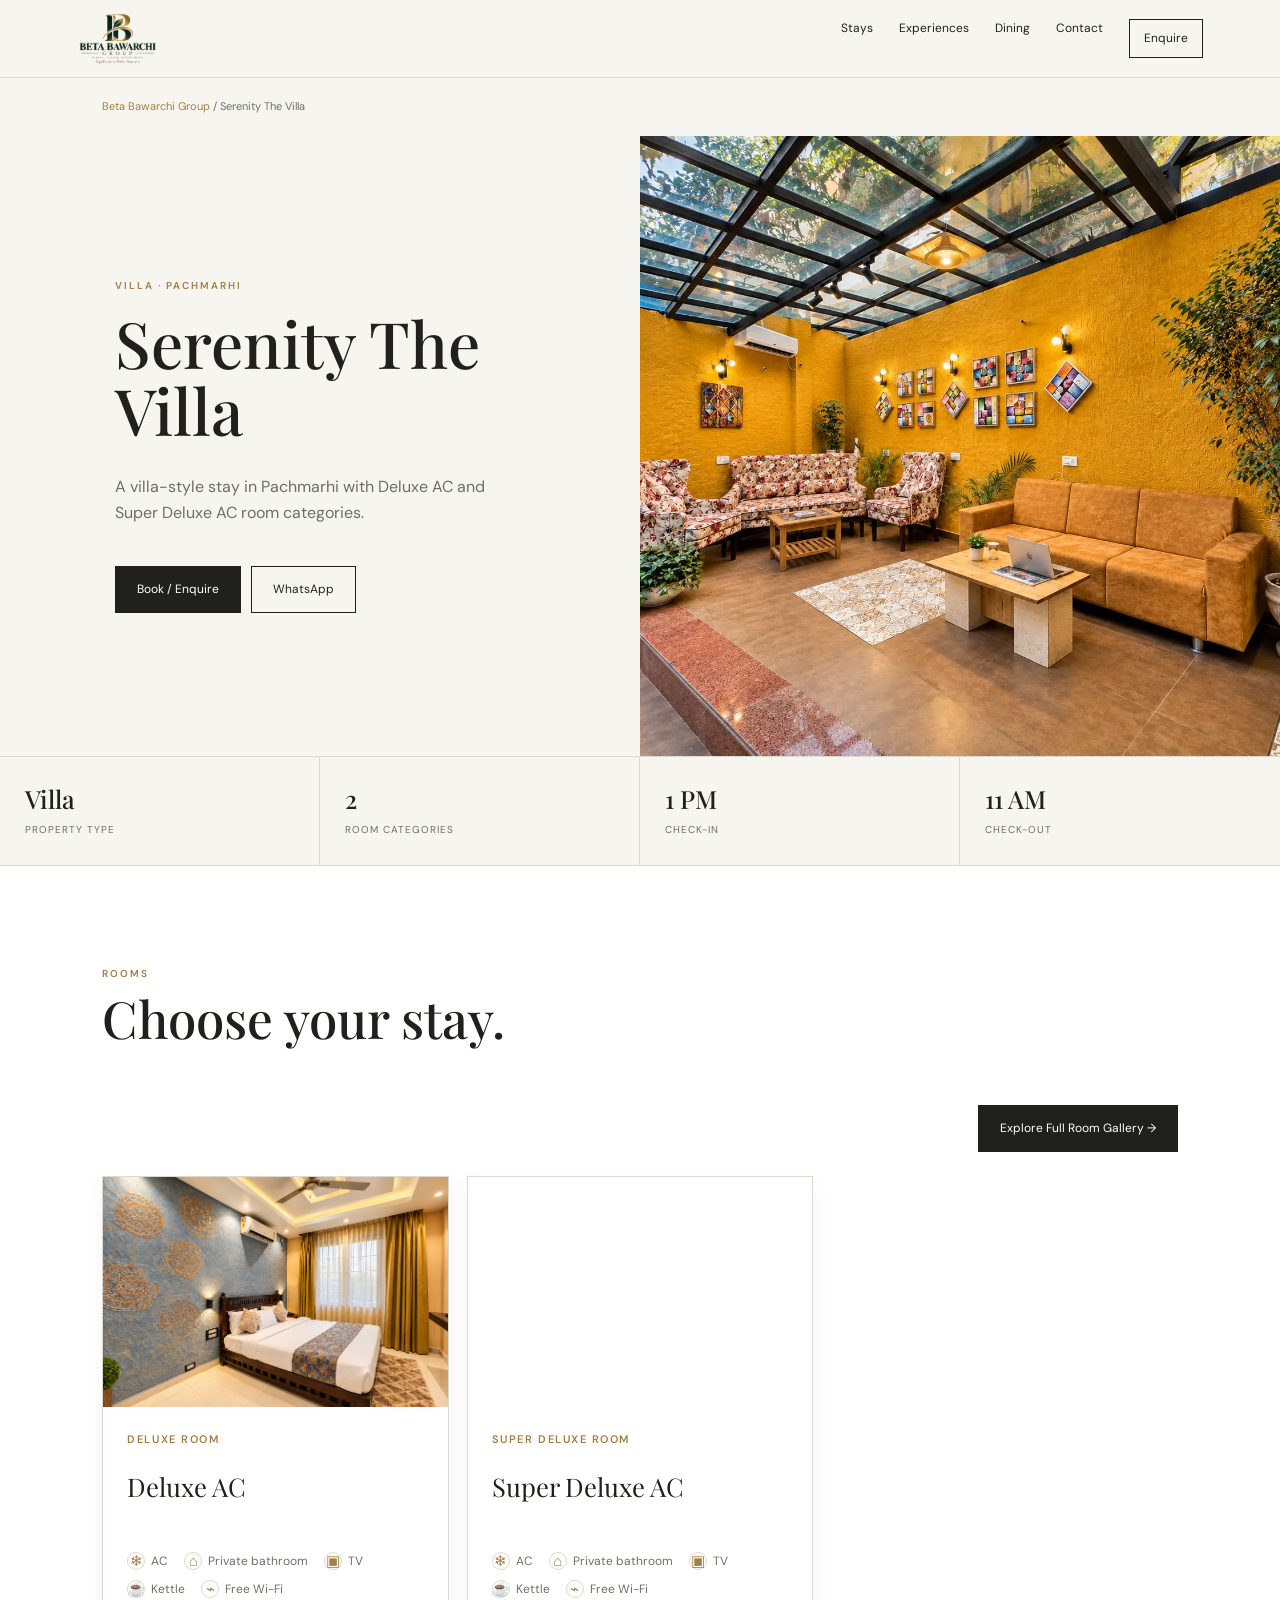
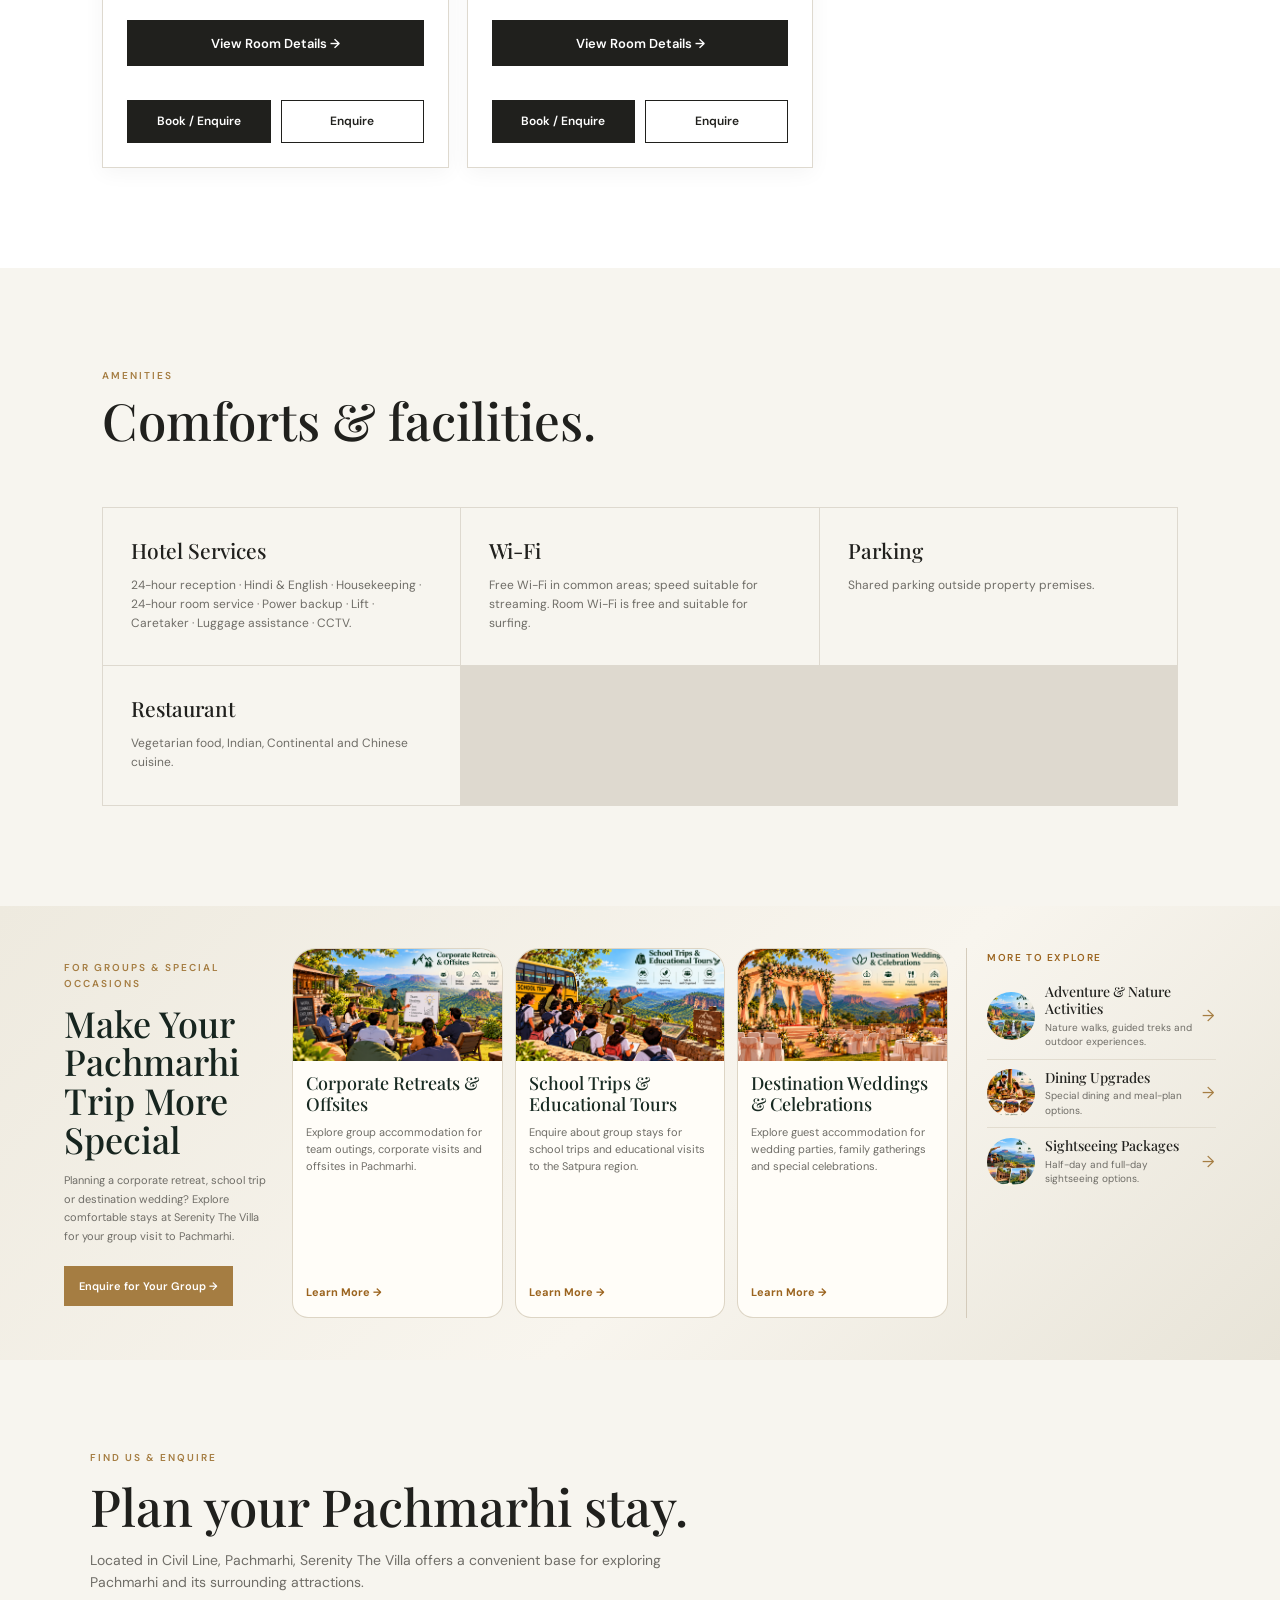
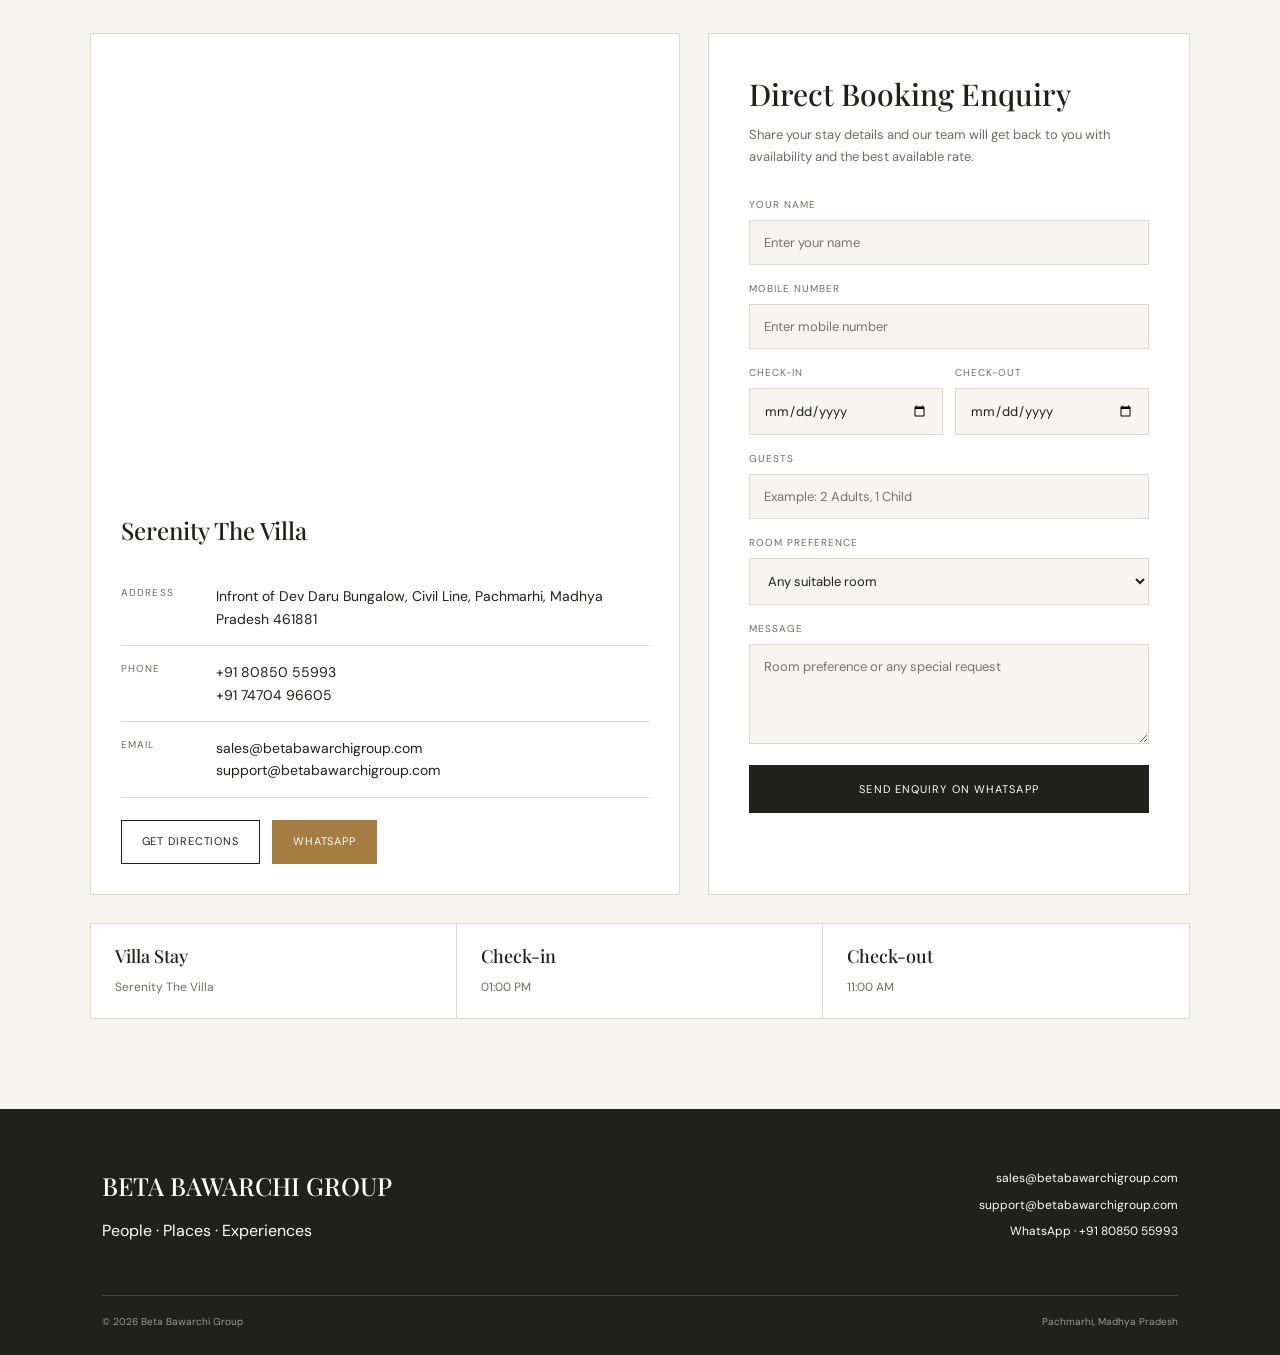
<file: serenity-the-villa-pachmarhi/index.html>
<!doctype html>
<html lang="en">

<head>
    <!-- Google tag (gtag.js) -->
<script async src="https://www.googletagmanager.com/gtag/js?id=G-RPP17P5GJ8"></script>
<script>
  window.dataLayer = window.dataLayer || [];
  function gtag(){dataLayer.push(arguments);}
  gtag('js', new Date());

  gtag('config', 'G-RPP17P5GJ8');
</script>

    <meta charset="utf-8">

    <meta name="viewport" content="width=device-width, initial-scale=1">


    <title>
        Serenity The Villa, Pachmarhi | Best Hotels in Pachmarhi
    </title>


    <meta
        name="description"
        content="Serenity The Villa in Pachmarhi. Explore rooms, amenities, photos and direct booking enquiry with Beta Bawarchi Group."
    >

    <meta
        name="robots"
        content="index,follow"
    >


    <link
        rel="canonical"
        href="https://betabawarchigroup.com/serenity-the-villa-pachmarhi/"
    >
    <!-- Hotel Schema -->
<script type="application/ld+json">
{
  "@context": "https://schema.org",
  "@type": "Hotel",
  "@id": "https://betabawarchigroup.com/serenity-the-villa-pachmarhi/#hotel",
  "name": "Serenity The Villa by Beta Bawarchi",
  "url": "https://betabawarchigroup.com/serenity-the-villa-pachmarhi/",
  "telephone": "+91-80850-55993",
  "email": "sales@betabawarchigroup.com",
  "address": {
    "@type": "PostalAddress",
    "streetAddress": "Infront of Dev Daru Bungalow, Civil Line",
    "addressLocality": "Pachmarhi",
    "addressRegion": "Madhya Pradesh",
    "postalCode": "461881",
    "addressCountry": "IN"
  },
  "checkinTime": "13:00",
  "checkoutTime": "11:00",
  "parentOrganization": {
    "@type": "Organization",
    "name": "Beta Bawarchi Group",
    "url": "https://betabawarchigroup.com/"
  }
}
</script>


    <!-- Google Fonts -->

    <link
        rel="preconnect"
        href="https://fonts.googleapis.com"
    >

    <link
        rel="preconnect"
        href="https://fonts.gstatic.com"
        crossorigin
    >

    <link
        href="https://fonts.googleapis.com/css2?family=DM+Sans:wght@400;500;600&family=Playfair+Display:wght@500;600&display=swap"
        rel="stylesheet"
    >


    <!-- Main CSS -->

    <link
        rel="stylesheet"
        href="../styles.css"
    >

</head>


<body>


    <!-- =====================================================
         HEADER
    ====================================================== -->

    
<header class="header">

    <a class="brand" href="../index.html" aria-label="Beta Bawarchi Group home">
        <img
            src="../images/logo.png"
            alt="Beta Bawarchi Group"
            class="brand-logo"
        >
    </a>

    <button
        class="mobile-menu-toggle"
        type="button"
        aria-label="Open navigation menu"
        aria-expanded="false"
        aria-controls="main-navigation"
    >
        <span></span>
        <span></span>
        <span></span>
    </button>

    <nav class="nav" id="main-navigation" aria-label="Main navigation">

        <a href="../index.html#properties">Stays</a>

        <a href="../experiences/">Experiences</a>

        <a href="../index.html#dining">Dining</a>

        <a href="#enquiry">Contact</a>

        <a class="cta" href="#enquiry">Enquire</a>

    </nav>

</header>




    <!-- =====================================================
         BREADCRUMB
    ====================================================== -->

    <div class="breadcrumb">

        <a href="index.html">
            Beta Bawarchi Group
        </a>

        /

        Serenity The Villa

    </div>



    <main>


        <!-- =====================================================
             PROPERTY HERO
        ====================================================== -->

        <section class="property-hero">

            <div class="property-copy">

                <div class="kicker">
                    VILLA · PACHMARHI
                </div>


                <h1>
                    Serenity The Villa
                </h1>


                <p>
                    A villa-style stay in Pachmarhi with Deluxe AC
                    and Super Deluxe AC room categories.
                </p>


                <div class="buttons">

                    <a
                        class="btn dark"
                        href="#enquiry"
                    >
                        Book / Enquire
                    </a>


                    <a
                        class="btn"
                        href="https://wa.me/918085055993?text=Hello%20Beta%20Bawarchi%20Group,%20I%20would%20like%20to%20enquire%20about%20Serenity%20The%20Villa."
                        target="_blank"
                        rel="noopener"
                    >
                        WhatsApp
                    </a>

                </div>

            </div>


            <div class="property-photo ser"></div>

        </section>



        <!-- =====================================================
             PROPERTY STATS
        ====================================================== -->

        <div class="stats">

            <div class="stat">

                <strong>
                    Villa
                </strong>

                <span>
                    Property type
                </span>

            </div>


            <div class="stat">

                <strong>
                    2
                </strong>

                <span>
                    Room categories
                </span>

            </div>


            <div class="stat">

                <strong>
                    1 PM
                </strong>

                <span>
                    Check-in
                </span>

            </div>


            <div class="stat">

                <strong>
                    11 AM
                </strong>

                <span>
                    Check-out
                </span>

            </div>

        </div>



        <!-- =====================================================
             ROOMS
        ====================================================== -->

        <section class="section rooms">

            <div class="section-head">

                <div>

                    <div class="kicker">
                        ROOMS
                    </div>

                    <h2>
                        Choose your stay.
                    </h2>

                </div>



            </div>
            <div class="gallery-link-wrap">
            <a class="btn dark" href="gallery/">
             Explore Full Room Gallery →
            </a>
             </div>
            
<div class="room-grid">

  <!-- ROOM 1: DELUXE AC -->
  <article class="room">
    <div class="room-photo r1 serenity-dummy-1"
         role="img"
         aria-label="Deluxe AC room at Serenity The Villa">
    </div>

    <div class="room-body">
      <small>DELUXE ROOM</small>
      <h3>Deluxe AC</h3>

      <div class="room-feature-list" aria-label="Room highlights">
        <span><span aria-hidden="true">❄</span> AC</span>
        <span><span aria-hidden="true">⌂</span> Private bathroom</span>
        <span><span aria-hidden="true">▣</span> TV</span>
        <span><span aria-hidden="true">☕</span> Kettle</span>
        <span><span aria-hidden="true">⌁</span> Free Wi-Fi</span>
      </div>

      <button
        class="room-details-btn"
        type="button"
        data-serenity-room="deluxe-ac">
        View Room Details →
      </button>

      <div class="room-booking-actions">
        <a class="room-book-btn"
           href="#enquiry">
          Book / Enquire
        </a>

        <a class="room-enquire-btn"
           href="#enquiry"
           data-serenity-enquire="Deluxe AC">
          Enquire
        </a>
      </div>

    </div>
  </article>

  <!-- ROOM 2: SUPER DELUXE AC -->
  <article class="room">
    <div class="room-photo r2 serenity-dummy-2"
         role="img"
         aria-label="Super Deluxe AC room at Serenity The Villa">
    </div>

    <div class="room-body">
      <small>SUPER DELUXE ROOM</small>
      <h3>Super Deluxe AC</h3>

      <div class="room-feature-list" aria-label="Room highlights">
        <span><span aria-hidden="true">❄</span> AC</span>
        <span><span aria-hidden="true">⌂</span> Private bathroom</span>
        <span><span aria-hidden="true">▣</span> TV</span>
        <span><span aria-hidden="true">☕</span> Kettle</span>
        <span><span aria-hidden="true">⌁</span> Free Wi-Fi</span>
      </div>

      <button
        class="room-details-btn"
        type="button"
        data-serenity-room="super-deluxe-ac">
        View Room Details →
      </button>

      <div class="room-booking-actions">
        <a class="room-book-btn"
           href="#enquiry">
          Book / Enquire
        </a>

        <a class="room-enquire-btn"
           href="#enquiry"
           data-serenity-enquire="Super Deluxe AC">
          Enquire
        </a>
      </div>

    </div>
  </article>

   </div>



           
        </section>



        <!-- =====================================================
             AMENITIES
        ====================================================== -->

        <section class="section">

            <div class="section-head">

                <div>

                    <div class="kicker">
                        AMENITIES
                    </div>

                    <h2>
                        Comforts & facilities.
                    </h2>

                </div>


            </div>



            <div class="amenity-grid">


                <div class="amenity">

                    <h3>
                        Hotel Services
                    </h3>

                    <p>
                        24-hour reception · Hindi & English ·
                        Housekeeping · 24-hour room service ·
                        Power backup · Lift · Caretaker ·
                        Luggage assistance · CCTV.
                    </p>

                </div>



                <div class="amenity">

                    <h3>
                        Wi-Fi
                    </h3>

                    <p>
                        Free Wi-Fi in common areas; speed suitable
                        for streaming. Room Wi-Fi is free and
                        suitable for surfing.
                    </p>

                </div>



                <div class="amenity">

                    <h3>
                        Parking
                    </h3>

                    <p>
                        Shared parking outside property premises.
                    </p>

                </div>



                <div class="amenity">

                    <h3>
                        Restaurant
                    </h3>

                    <p>
                        Vegetarian food, Indian, Continental
                        and Chinese cuisine.
                    </p>

                </div>



            </div>

        </section>



        
<!-- SERENITY — GROUP EXPERIENCES -->
<section class="ind-group-experiences" id="group-experiences">
  <div class="ind-group-layout">

    <div class="ind-group-intro">
      <div class="kicker">FOR GROUPS &amp; SPECIAL OCCASIONS</div>
      <h2>Make Your Pachmarhi Trip More Special</h2>
      <p>
        Planning a corporate retreat, school trip or destination wedding?
        Explore comfortable stays at Serenity The Villa for your group
        visit to Pachmarhi.
      </p>
      <a class="ind-group-button"
         href="https://wa.me/918085055993?text=I%20would%20like%20to%20discuss%20a%20group%20stay%20at%20Serenity%20The%20Villa%2C%20Pachmarhi."
         target="_blank" rel="noopener noreferrer">
        Enquire for Your Group →
      </a>
    </div>

    <div class="ind-group-cards">

      <article class="ind-group-card">
        <img src="../images/experience_image/Corporate Retreat in the Mountains.jpg"
             alt="Corporate retreats and team offsites in Pachmarhi"
             loading="lazy">
        <div class="ind-group-card-body">
          <h3>Corporate Retreats &amp; Offsites</h3>
          <p>
            Explore group accommodation for team outings, corporate
            visits and offsites in Pachmarhi.
          </p>
          <a href="https://wa.me/918085055993?text=Please%20share%20corporate%20group%20stay%20options%20at%20Serenity%20The%20Villa."
             target="_blank" rel="noopener noreferrer">Learn More →</a>
        </div>
      </article>

      <article class="ind-group-card">
        <img src="../images/experience_image/School Trip at Pachmarhi Viewpoint.jpg"
             alt="School trips and educational tours to Pachmarhi"
             loading="lazy">
        <div class="ind-group-card-body">
          <h3>School Trips &amp; Educational Tours</h3>
          <p>
            Enquire about group stays for school trips and educational
            visits to the Satpura region.
          </p>
          <a href="https://wa.me/918085055993?text=Please%20share%20school%20trip%20group%20stay%20options%20at%20Serenity%20The%20Villa."
             target="_blank" rel="noopener noreferrer">Learn More →</a>
        </div>
      </article>

      <article class="ind-group-card">
        <img src="../images/experience_image/Destination Wedding at Sunset.jpg"
             alt="Destination wedding celebrations in Pachmarhi"
             loading="lazy">
        <div class="ind-group-card-body">
          <h3>Destination Weddings &amp; Celebrations</h3>
          <p>
            Explore guest accommodation for wedding parties, family
            gatherings and special celebrations.
          </p>
          <a href="https://wa.me/918085055993?text=Please%20share%20wedding%20guest%20accommodation%20options%20at%20Serenity%20The%20Villa."
             target="_blank" rel="noopener noreferrer">Learn More →</a>
        </div>
      </article>

    </div>

    <aside class="ind-group-more">
      <h3>More to Explore</h3>

      <a class="ind-group-more-item"
         href="https://wa.me/918085055993?text=I%20would%20like%20to%20enquire%20about%20adventure%20and%20nature%20activities%20in%20Pachmarhi."
         target="_blank" rel="noopener noreferrer">
        <img src="../images/experience_image/Adventure & Nature Activities.jpg"
             alt="" loading="lazy">
        <span>
          <strong>Adventure &amp; Nature Activities</strong>
          <small>Nature walks, guided treks and outdoor experiences.</small>
        </span>
        <span class="ind-group-arrow">→</span>
      </a>

      <a class="ind-group-more-item"
         href="https://wa.me/918085055993?text=I%20would%20like%20to%20enquire%20about%20dining%20upgrades%20and%20food%20packages."
         target="_blank" rel="noopener noreferrer">
        <img src="../images/experience_image/Sunset Dining Upgrades in the Mountains.jpg"
             alt="" loading="lazy">
        <span>
          <strong>Dining Upgrades</strong>
          <small>Special dining and meal-plan options.</small>
        </span>
        <span class="ind-group-arrow">→</span>
      </a>

      <a class="ind-group-more-item"
         href="https://wa.me/918085055993?text=Please%20share%20available%20Pachmarhi%20sightseeing%20packages."
         target="_blank" rel="noopener noreferrer">
        <img src="../images/experience_image/Scenic Sightseeing Packages in the Mountains.jpg"
             alt="" loading="lazy">
        <span>
          <strong>Sightseeing Packages</strong>
          <small>Half-day and full-day sightseeing options.</small>
        </span>
        <span class="ind-group-arrow">→</span>
      </a>

    </aside>

  </div>
</section>


        


        <!-- =====================================================
             LOCATION + CONTACT + DIRECT BOOKING ENQUIRY
        ====================================================== -->

        <section
            class="location-enquiry"
            id="enquiry"
        >


            <!-- SECTION INTRO -->

            <div class="location-enquiry-header">

                <div class="eyebrow">
                    FIND US & ENQUIRE
                </div>


                <h2>
                    Plan your Pachmarhi stay.
                </h2>


                <p>
                    Located in Civil Line, Pachmarhi,
                    Serenity The Villa offers a convenient base
                    for exploring Pachmarhi and its surrounding attractions.
                </p>

            </div>



            <!-- MAP + ENQUIRY GRID -->

            <div class="location-enquiry-grid">


                <!-- =================================================
                     LEFT — GOOGLE MAP + PROPERTY CONTACT
                ================================================== -->

                <div class="map-panel">


                    <!-- GOOGLE MAP -->

                    <iframe
                        src="https://www.google.com/maps/embed?pb=!1m18!1m12!1m3!1d3686.868014927729!2d78.426442!3d22.4715936!2m3!1f0!2f0!3f0!3m2!1i1024!2i768!4f13.1!3m3!1m2!1s0x397e3bc59e2bda37%3A0xbceacf25076291c1!2sSerenity%20the%20villa%20by%20Beta%20Bawarchi!5e0!3m2!1sen!2sin!4v1790238381744!5m2!1sen!2sin"
                        width="600"
                        height="450"
                        style="border:0;"
                        allowfullscreen=""
                        loading="lazy"
                        referrerpolicy="strict-origin-when-cross-origin">
                    </iframe>



                    <!-- PROPERTY CONTACT -->

                    <div class="property-contact-card">

                        <h3>
                            Serenity The Villa
                        </h3>


                        <!-- ADDRESS -->

                        <div class="contact-item">

                            <span class="contact-label">
                                Address
                            </span>

                            <span class="contact-value">
                                Infront of Dev Daru Bungalow,
                                Civil Line, Pachmarhi,
                                Madhya Pradesh 461881
                            </span>

                        </div>


                        <!-- PHONE -->

                        <div class="contact-item">

                            <span class="contact-label">
                                Phone
                            </span>

                            <span class="contact-value">

                                <a href="tel:+918085055993">
                                    +91 80850 55993
                                </a>

                                <br>

                                <a href="tel:+917470496605">
                                    +91 74704 96605
                                </a>

                            </span>

                        </div>


                        <!-- EMAIL -->

                        <div class="contact-item">

                            <span class="contact-label">
                                Email
                            </span>

                            <span class="contact-value">

                                <a href="mailto:sales@betabawarchigroup.com">
                                    sales@betabawarchigroup.com
                                </a>

                                <br>

                                <a href="mailto:support@betabawarchigroup.com">
                                    support@betabawarchigroup.com
                                </a>

                            </span>

                        </div>


                        <!-- MAP ACTIONS -->

                        <div class="map-actions">


                            <!-- DIRECTIONS -->

                            <a
                                href="https://www.google.com/maps/dir/?api=1&destination=Hotel+Indraprastha+Luxuria+Pachmarhi"
                                target="_blank"
                                rel="noopener"
                            >
                                Get Directions
                            </a>


                            <!-- WHATSAPP -->

                            <a
                                href="https://wa.me/918085055993?text=Hello%20Beta%20Bawarchi%20Group,%20I%20would%20like%20to%20enquire%20about%20Serenity%20The%20Villa."
                                target="_blank"
                                rel="noopener"
                                class="whatsapp-btn"
                            >
                                WhatsApp
                            </a>

                        </div>

                    </div>

                </div>



                <!-- =================================================
                     RIGHT — DIRECT BOOKING ENQUIRY
                ================================================== -->

                <div class="booking-form-card">


                    <h3>
                        Direct Booking Enquiry
                    </h3>


                    <p>
                        Share your stay details and our team will get back
                        to you with availability and the best available rate.
                    </p>



                    <!--
                        IMPORTANT:
                        Existing IDs are preserved so your
                        current sendWhatsApp() function continues
                        to work.
                    -->

                    <form
                        class="booking-form"
                        onsubmit="sendWhatsApp(event)"
                    >


                        <!-- PROPERTY -->

                        <input
                            id="property"
                            name="property"
                            type="hidden"
                            value="Serenity The Villa"
                        >



                        <!-- NAME -->

                        <label>

                            Your Name

                            <input
                                id="name"
                                name="name"
                                type="text"
                                placeholder="Enter your name"
                                required
                            >

                        </label>



                        <!-- PHONE -->

                        <label>

                            Mobile Number

                            <input
                                id="phone"
                                name="phone"
                                type="tel"
                                placeholder="Enter mobile number"
                                required
                            >

                        </label>



                        <!-- CHECK-IN / CHECK-OUT -->

                        <div class="two">


                            <label>

                                Check-in

                                <input
                                    id="checkin"
                                    name="checkin"
                                    type="date"
                                    required
                                >

                            </label>



                            <label>

                                Check-out

                                <input
                                    id="checkout"
                                    name="checkout"
                                    type="date"
                                    required
                                >

                            </label>


                        </div>



                        <!-- GUESTS -->

                        <label>

                            Guests

                            <input
                                id="guests"
                                name="guests"
                                type="text"
                                placeholder="Example: 2 Adults, 1 Child"
                            >

                        </label>



                        <!-- ROOM -->

                        <label>

                            Room Preference

                            <select
                                id="room"
                                name="room"
                            >
                                <option>Any suitable room</option>
                                <option>Deluxe AC</option>
                                <option>Super Deluxe AC</option>
                            </select>

                        </label>



                        <!-- MESSAGE -->

                        <label>

                            Message

                            <textarea
                                id="message"
                                name="message"
                                rows="4"
                                placeholder="Room preference or any special request"
                            ></textarea>

                        </label>



                        <!-- SUBMIT -->

                        <button
                            type="submit"
                        >
                            Send Enquiry on WhatsApp
                        </button>


                    </form>

                </div>

            </div>



            <!-- =================================================
                 QUICK INFORMATION
            ================================================== -->

            <div class="location-info-strip">

                <div>
                    <strong>Villa Stay</strong>
                    <span>Serenity The Villa</span>
                </div>

                <div>
                    <strong>Check-in</strong>
                    <span>01:00 PM</span>
                </div>

                <div>
                    <strong>Check-out</strong>
                    <span>11:00 AM</span>
                </div>

            </div>

        </section>


    </main>



    <!-- =====================================================
         FOOTER
    ====================================================== -->

    <footer
        class="footer"
        id="contact"
    >


        <div>

            <div class="footer-brand">
                BETA BAWARCHI GROUP
            </div>

            <p>
                People · Places · Experiences
            </p>

        </div>



        <div class="footer-contact">

            <a href="mailto:sales@betabawarchigroup.com">
                sales@betabawarchigroup.com
            </a>

            <a href="mailto:support@betabawarchigroup.com">
                support@betabawarchigroup.com
            </a>

            <a
                href="https://wa.me/918085055993"
                target="_blank"
                rel="noopener"
            >
                WhatsApp · +91 80850 55993
            </a>

        </div>



        <div class="footer-bottom">

            <span>
                © 2026 Beta Bawarchi Group
            </span>

            <span>
                Pachmarhi, Madhya Pradesh
            </span>

        </div>


    </footer>



    <!-- =====================================================
         JAVASCRIPT
    ====================================================== -->

    <script src="../script.js"></script>


<!-- SERENITY ROOM DETAILS POPUP -->
<div class="indp-room-modal" id="roomDetailsModal"
     role="dialog" aria-modal="true" aria-hidden="true"
     aria-labelledby="roomModalTitle">

  <div class="indp-room-modal__shade" data-close-room-modal></div>

  <div class="indp-room-modal__dialog" role="document">
    <button class="indp-room-modal__close" type="button"
            data-close-room-modal aria-label="Close room details">
      &times;
    </button>

    <div class="indp-room-modal__top">
      <div class="indp-room-modal__gallery">
        <div class="indp-room-modal__hero">
          <img id="roomModalImage"
               src="../images/Serenity/deluxe/Deluxe Room.jpg"
               alt="Deluxe AC room at Serenity The Villa">

          <button class="indp-room-modal__arrow indp-room-modal__arrow--prev"
                  type="button" id="roomModalPrev"
                  aria-label="Previous photo" hidden>&#8249;</button>

          <button class="indp-room-modal__arrow indp-room-modal__arrow--next"
                  type="button" id="roomModalNext"
                  aria-label="Next photo" hidden>&#8250;</button>

          <span class="indp-room-modal__counter"
                id="roomModalPhotoCount">1 / 1</span>
        </div>

        <div class="indp-room-modal__thumbs"
             id="roomModalThumbnails"></div>
      </div>

      <div class="indp-room-modal__overview">
        <p class="indp-room-modal__eyebrow" id="roomModalEyebrow">
          SERENITY THE VILLA
        </p>

        <h2 class="indp-room-modal__title" id="roomModalTitle">
          Deluxe AC
        </h2>

        <p class="indp-room-modal__description"
           id="roomModalDescription">
          Comfortable air-conditioned accommodation in Pachmarhi.
        </p>

        <div class="indp-room-modal__facts">
          <div class="indp-room-modal__fact">
            <span class="indp-room-modal__fact-icon">▱</span>
            <span class="indp-room-modal__fact-copy">
              <span>Room Size</span>
              <strong id="roomModalSize">Please enquire</strong>
            </span>
          </div>

          <div class="indp-room-modal__fact">
            <span class="indp-room-modal__fact-icon">♙</span>
            <span class="indp-room-modal__fact-copy">
              <span>Occupancy</span>
              <strong id="roomModalOccupancy">Please enquire</strong>
            </span>
          </div>

          <div class="indp-room-modal__fact">
            <span class="indp-room-modal__fact-icon">▤</span>
            <span class="indp-room-modal__fact-copy">
              <span>Bed Type</span>
              <strong id="roomModalBedType">Please enquire</strong>
            </span>
          </div>

          <div class="indp-room-modal__fact">
            <span class="indp-room-modal__fact-icon">⌁</span>
            <span class="indp-room-modal__fact-copy">
              <span>View</span>
              <strong id="roomModalView">Please enquire</strong>
            </span>
          </div>
        </div>
      </div>
    </div>

    <div class="indp-room-modal__bottom">
      <section class="indp-room-modal__amenities-panel">
        <h3 class="indp-room-modal__heading">In-Room Amenities</h3>
        <ul class="indp-room-modal__amenities"
            id="roomModalAmenities"></ul>
      </section>

      <aside class="indp-room-modal__side">
        <h3 class="indp-room-modal__heading">Room Highlights</h3>
        <ul class="indp-room-modal__highlights"
            id="roomModalHighlights"></ul>

        <div class="indp-room-modal__actions">
          <a class="indp-room-modal__book"
             href="#enquiry" id="roomModalBook">
            Book / Enquire
          </a>

          <a class="indp-room-modal__enquire"
             href="#enquiry" id="roomModalEnquire">
            Enquire
          </a>
        </div>
      </aside>
    </div>

    <section class="indp-room-modal__facilities">
      <h3 class="indp-room-modal__facilities-title">
        Property Facilities
        <small>(Common facilities)</small>
      </h3>

      <div class="indp-room-modal__facility-grid">
        <div class="indp-room-modal__facility">
          <span class="indp-room-modal__facility-icon">♨</span>
          <span>
            <strong>Restaurant</strong>
            <small>Indian, Continental and Chinese cuisine</small>
          </span>
        </div>

        <div class="indp-room-modal__facility">
          <span class="indp-room-modal__facility-icon">▱</span>
          <span>
            <strong>Parking</strong>
            <small>Shared parking outside the premises</small>
          </span>
        </div>

        <div class="indp-room-modal__facility">
          <span class="indp-room-modal__facility-icon">⌁</span>
          <span>
            <strong>Wi-Fi</strong>
            <small>Wi-Fi availability as provided by the property</small>
          </span>
        </div>

        <div class="indp-room-modal__facility">
          <span class="indp-room-modal__facility-icon">♙</span>
          <span>
            <strong>24-Hour Reception</strong>
            <small>Guest assistance</small>
          </span>
        </div>
      </div>
    </section>
  </div>
</div>



<!-- END SERENITY ROOM DETAILS POPUP -->


<script>
(function () {
  const modal = document.getElementById('roomDetailsModal');
  if (!modal || modal.dataset.initialized === 'true') return;

  modal.dataset.initialized = 'true';

  const $ = id => document.getElementById(id);

  // Serenity gallery manifest and current gallery state.
  const imageBase = '../images/Serenity/';
  const manifestUrl = imageBase + 'gallery-manifest.json';
  let photos = [];
  let photoIndex = 0;

  const image = $('roomModalImage');
  const thumbnails = $('roomModalThumbnails');
  const photoCount = $('roomModalPhotoCount');
  const previousButton = $('roomModalPrev');
  const nextButton = $('roomModalNext');
  const enquireLink = $('roomModalEnquire');
  const bookLink = $('roomModalBook');

  const rooms = {
    'deluxe-ac': {
      galleryKey: 'deluxe',
      title: 'Deluxe AC',
      eyebrow: 'DELUXE ROOM',
      image: '../images/Serenity/deluxe/Deluxe Room.jpg',
      description:
        'Enjoy a comfortable air-conditioned stay at Serenity The Villa, Pachmarhi.',
      enquiryName: 'Deluxe AC',
      highlights: [
        'Air-conditioned room',
        'Private bathroom',
        'Television and electric kettle',
        'Free Wi-Fi'
      ],
      amenities: [
        'Air Conditioning',
        'Free Wi-Fi',
        'Private Bathroom',
        'Hot & Cold Water',
        'Toiletries',
        'Towels',
        'TV',
        'Electric Kettle',
        'Iron / Ironing Board',
        'Blackout Curtains'
      ]
    },

    'super-deluxe-ac': {
      galleryKey: 'super_deluxe',
      title: 'Super Deluxe AC',
      eyebrow: 'SUPER DELUXE ROOM',
      image: '../images/Serenity/super_deluxe/Super Deluxe.jpg',
      description:
        'Enjoy an air-conditioned stay with additional in-room conveniences at Serenity The Villa, Pachmarhi.',
      enquiryName: 'Super Deluxe AC',
      highlights: [
        'Air-conditioned room',
        'Private bathroom',
        'Refrigerator and television',
        'Free Wi-Fi'
      ],
      amenities: [
        'Air Conditioning',
        'Free Wi-Fi',
        'Private Bathroom',
        'Hairdryer',
        'Hot & Cold Water',
        'Toiletries',
        'Towels',
        'TV with Satellite/Cable',
        'Electric Kettle',
        'Refrigerator',
        'Iron / Ironing Board',
        'Blackout Curtains'
      ]
    }
  };

  const amenityIcons = [
    '❄', '⌁', '⌂', '♨', '✧', '▤',
    '▣', '☕', '⌁', '▥', '≋', '▱'
  ];

  let currentRoom = null;
  let previousFocus = null;

  function populateList(element, items, withIcons) {
    element.replaceChildren();

    items.forEach(function (item, index) {
      const li = document.createElement('li');

      if (withIcons) {
        const icon = document.createElement('span');
        icon.className = 'indp-room-modal__amenity-icon';
        icon.setAttribute('aria-hidden', 'true');
        icon.textContent = amenityIcons[index % amenityIcons.length];

        const label = document.createElement('span');
        label.textContent = item;

        li.append(icon, label);
      } else {
        li.textContent = item;
      }

      element.appendChild(li);
    });
  }

  function showPhoto(index) {
  if (!photos.length) return;

  photoIndex = (index + photos.length) % photos.length;

  image.src = photos[photoIndex].src;
  image.alt = photos[photoIndex].alt;

  photoCount.textContent =
    (photoIndex + 1) + ' / ' + photos.length;

  thumbnails.querySelectorAll('button').forEach(
    function (button, i) {
      button.classList.toggle('is-active', i === photoIndex);
    }
  );
}

function loadPhotos(roomKey, room) {
  thumbnails.replaceChildren();
  photos = [];
  photoIndex = 0;

  image.src = room.image;
  image.alt = room.title;

  photoCount.textContent = 'Loading photos…';
  previousButton.hidden = true;
  nextButton.hidden = true;

  fetch(manifestUrl)
    .then(function (response) {
      if (!response.ok) {
        throw new Error('Could not load gallery manifest');
      }

      return response.json();
    })
    .then(function (manifest) {
      const entry = manifest[roomKey];

      if (!entry || !Array.isArray(entry.files) ||
          entry.files.length === 0) {
        throw new Error('No photos found for ' + roomKey);
      }

      photos = entry.files.map(function (filename) {
        return {
          src: imageBase + entry.folder + filename,
          alt: room.title + ' room photo'
        };
      });

      photos.forEach(function (photo, i) {
        const button = document.createElement('button');

        button.type = 'button';
        button.className = 'indp-room-modal__thumb';
        button.setAttribute(
          'aria-label',
          'View photo ' + (i + 1)
        );

        const thumb = document.createElement('img');
        thumb.src = photo.src;
        thumb.alt = '';
        thumb.loading = 'lazy';

        thumb.addEventListener('error', function () {
          button.hidden = true;
        });

        button.appendChild(thumb);

        button.addEventListener('click', function () {
          showPhoto(i);
        });

        thumbnails.appendChild(button);
      });

      previousButton.hidden = photos.length < 2;
      nextButton.hidden = photos.length < 2;

      showPhoto(0);
    })
    .catch(function (error) {
      console.error('Serenity gallery error:', error);

      photos = [{
        src: room.image,
        alt: room.title + ' room photo'
      }];

      thumbnails.replaceChildren();
      photoCount.textContent = '1 / 1';
    });
}

  function openModal(roomKey, trigger) {
    const room = rooms[roomKey];
    if (!room) return;

    currentRoom = room;
    previousFocus = trigger;

    $('roomModalTitle').textContent = room.title;
    $('roomModalEyebrow').textContent = room.eyebrow;
    $('roomModalDescription').textContent = room.description;

    $('roomModalSize').textContent = 'Please enquire';
    $('roomModalOccupancy').textContent = 'Please enquire';
    $('roomModalBedType').textContent = 'Please enquire';
    $('roomModalView').textContent = 'Please enquire';

    populateList(
      $('roomModalAmenities'),
      room.amenities,
      true
    );

    populateList(
      $('roomModalHighlights'),
      room.highlights,
      false
    );

    loadPhotos(room.galleryKey, room);

    enquireLink.dataset.enquireRoom = room.enquiryName;
    bookLink.dataset.enquireRoom = room.enquiryName;

    modal.classList.add('is-open');
    modal.setAttribute('aria-hidden', 'false');
    document.body.style.overflow = 'hidden';

    const closeButton = modal.querySelector(
      '.indp-room-modal__close'
    );

    if (closeButton) closeButton.focus();
  }

  function closeModal() {
    modal.classList.remove('is-open');
    modal.setAttribute('aria-hidden', 'true');
    document.body.style.overflow = '';

    if (previousFocus) previousFocus.focus();
  }

  function selectRoomAndClose(event) {
    if (!currentRoom) return;

    const roomSelect = $('room');

    if (roomSelect) {
      roomSelect.value = currentRoom.enquiryName;
    }

    closeModal();
  }

  // Navigate through each room's gallery.
  previousButton.addEventListener('click', function () {
    showPhoto(photoIndex - 1);
  });

  nextButton.addEventListener('click', function () {
    showPhoto(photoIndex + 1);
  });

  // Open from the existing Serenity room cards.
  document.querySelectorAll('[data-serenity-room]').forEach(
    function (button) {
      button.addEventListener('click', function () {
        openModal(button.dataset.serenityRoom, button);
      });
    }
  );

  // Close button and backdrop.
  modal.querySelectorAll('[data-close-room-modal]').forEach(
    function (element) {
      element.addEventListener('click', closeModal);
    }
  );

  // Select the room when Book / Enquire or Enquire is clicked.
  bookLink.addEventListener('click', selectRoomAndClose);
  enquireLink.addEventListener('click', selectRoomAndClose);

  // Preserve the separate Enquire links on the room cards.
  document.querySelectorAll('[data-serenity-enquire]').forEach(
    function (link) {
      link.addEventListener('click', function () {
        const roomSelect = $('room');

        if (roomSelect) {
          roomSelect.value = link.dataset.serenityEnquire;
        }
      });
    }
  );

  // Close using Escape.
  document.addEventListener('keydown', function (event) {
    if (
      event.key === 'Escape' &&
      modal.classList.contains('is-open')
    ) {
      closeModal();
    }
  });
})();
</script>

</body>

</html>
</file>
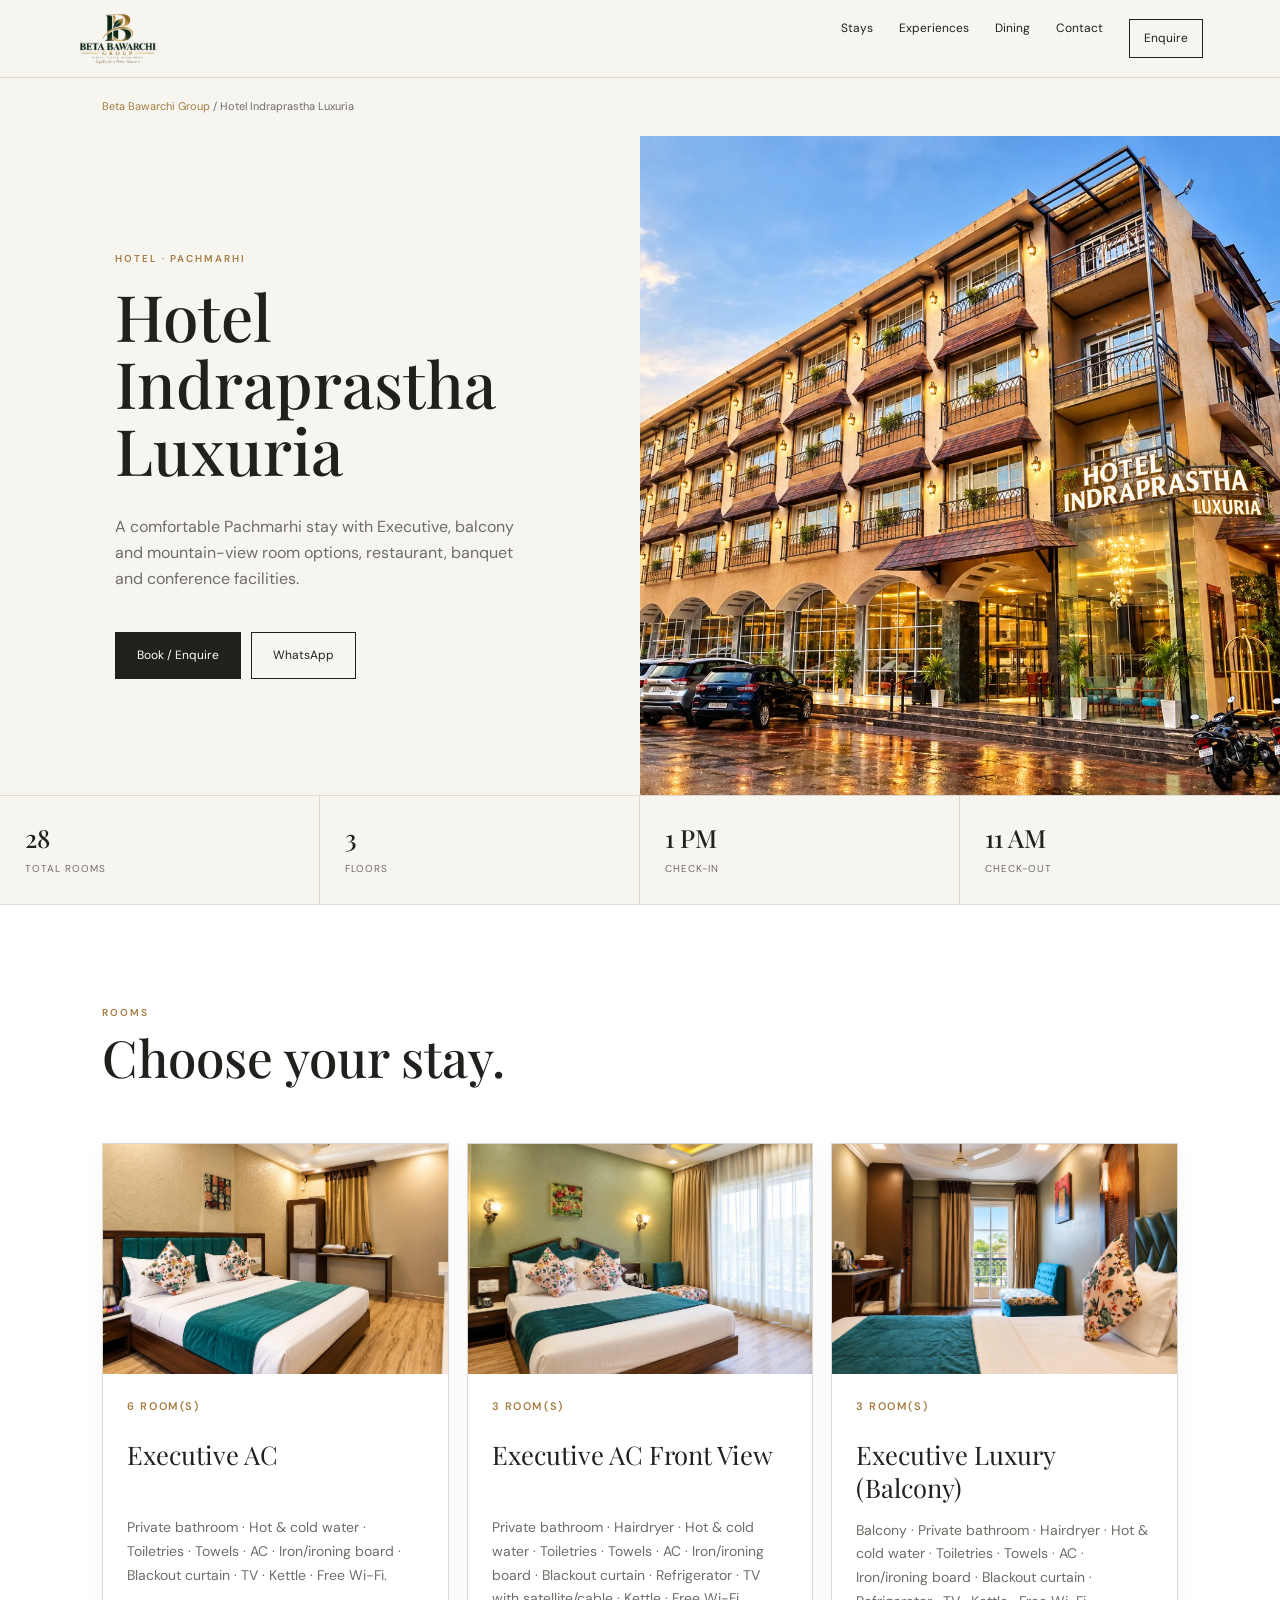
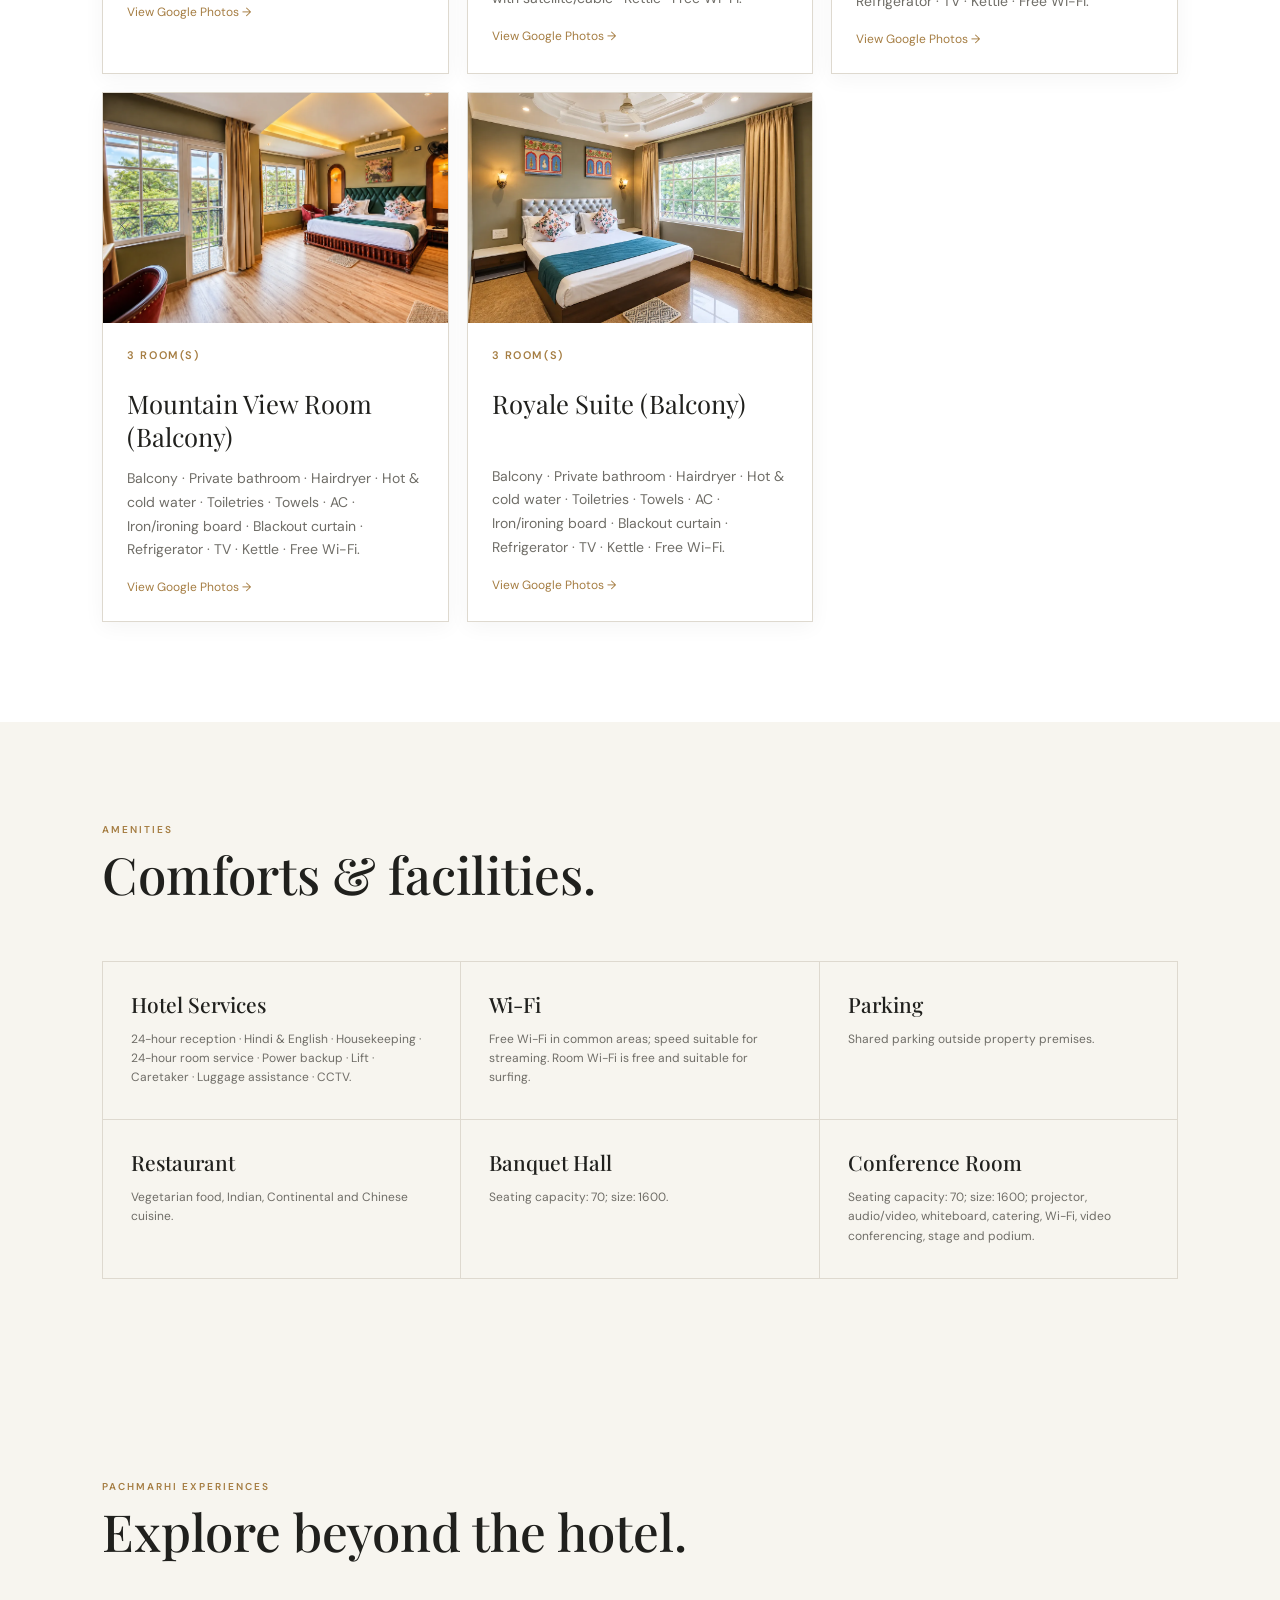
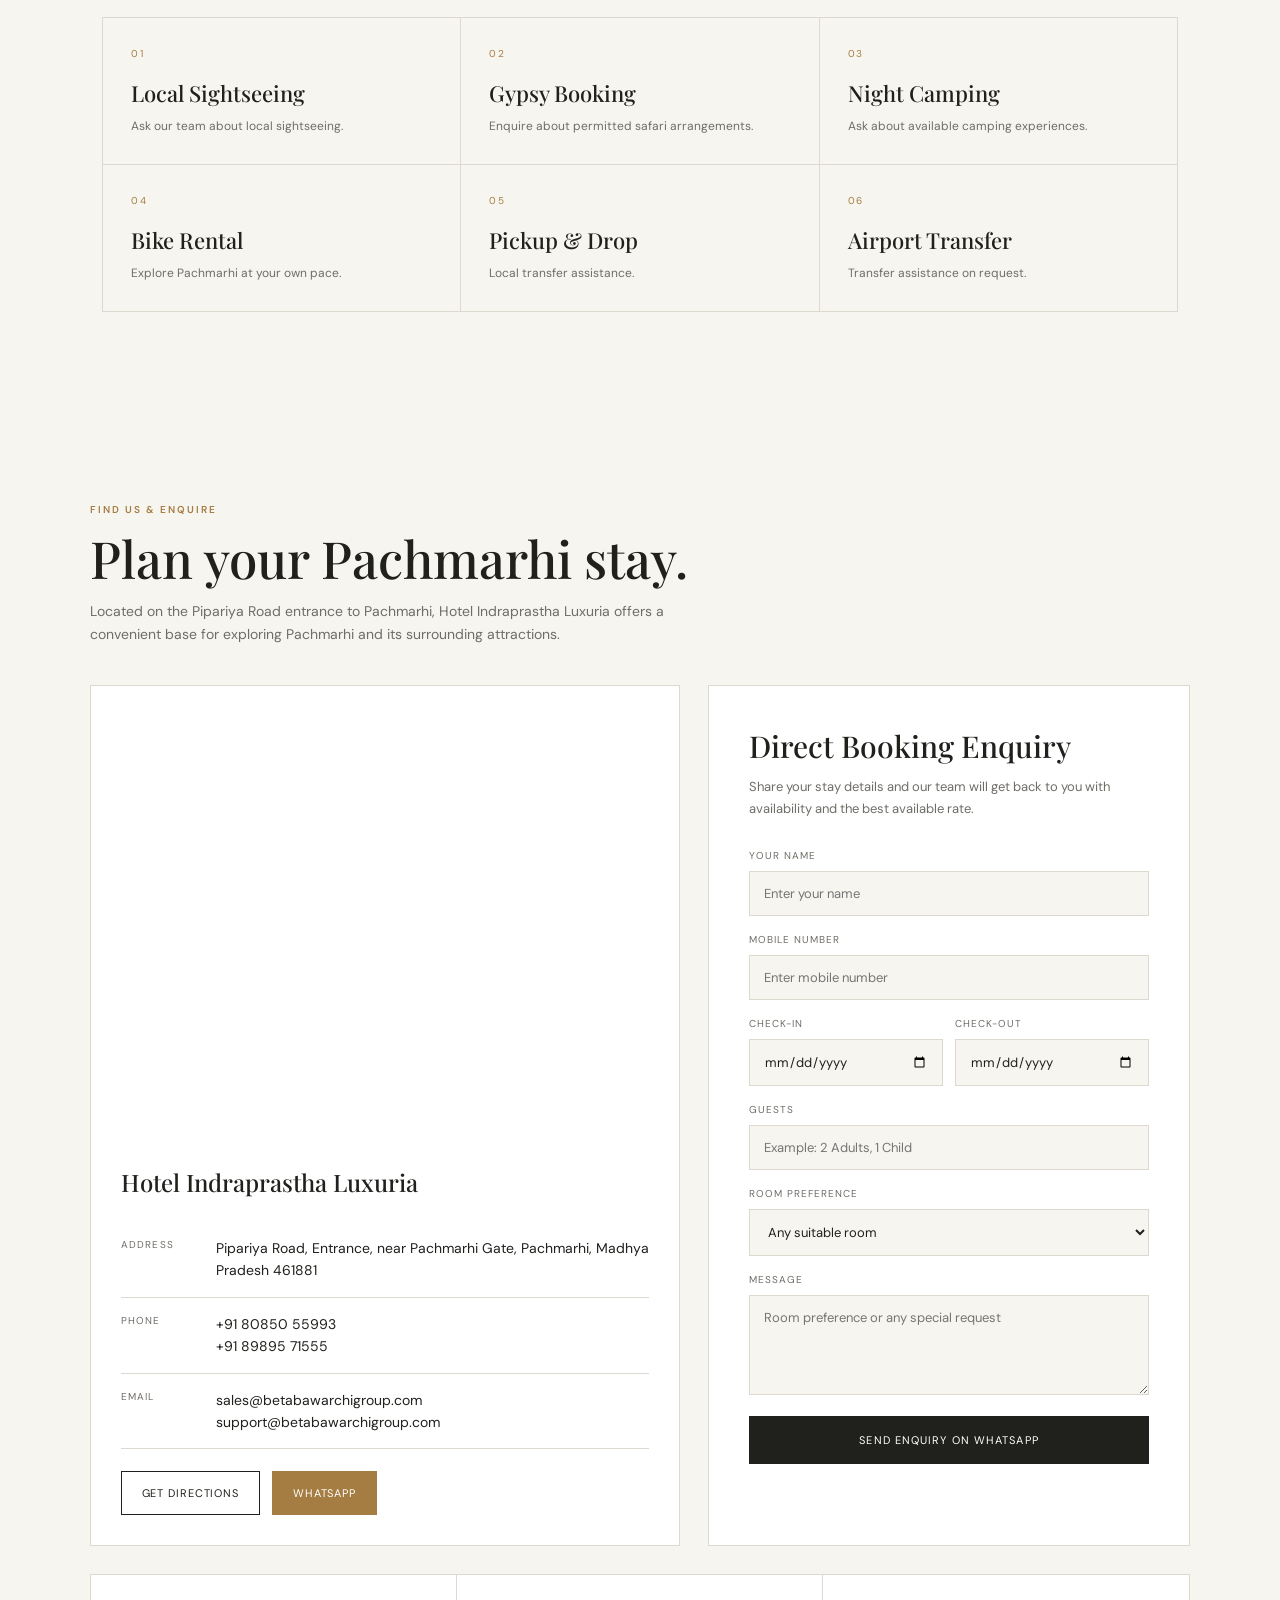
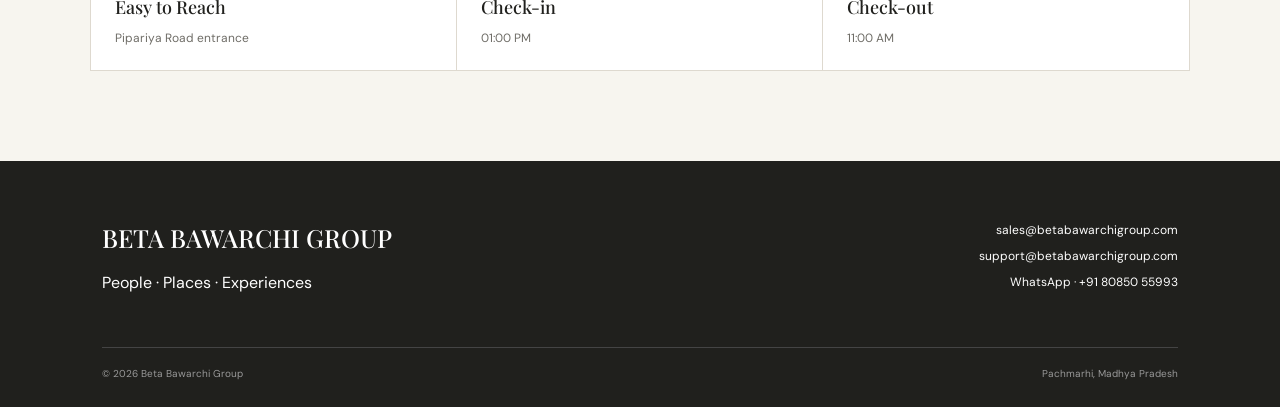
<file: hotel-indraprastha-pachmarhi.html>
<!doctype html>
<html lang="en">

<head>

    <meta charset="utf-8">

    <meta name="viewport" content="width=device-width, initial-scale=1">

    <title>
        Hotel Indraprastha Luxuria, Pachmarhi | Rooms, Amenities & Booking | Beta Bawarchi Group
    </title>

    <meta
        name="description"
        content="Hotel Indraprastha Luxuria in Pachmarhi. Explore rooms, amenities, photos and direct booking enquiry with Beta Bawarchi Group."
    >

    <meta
        name="robots"
        content="index,follow"
    >

    <link
        rel="canonical"
        href="https://YOUR-DOMAIN.example/hotel-indraprastha-pachmarhi"
    >

    <!-- Google Fonts -->

    <link
        rel="preconnect"
        href="https://fonts.googleapis.com"
    >

    <link
        rel="preconnect"
        href="https://fonts.gstatic.com"
        crossorigin
    >

    <link
        href="https://fonts.googleapis.com/css2?family=DM+Sans:wght@400;500;600&family=Playfair+Display:wght@500;600&display=swap"
        rel="stylesheet"
    >

    <!-- Main CSS -->

    <link
        rel="stylesheet"
        href="styles.css"
    >

</head>


<body>


    <!-- =====================================================
         HEADER
    ====================================================== -->

    <header class="header">

        <a
            class="brand"
            href="index.html"
        >

            <img
                src="images/logo.png"
                alt="Beta Bawarchi Group"
                class="brand-logo"
            >

        </a>


        <nav class="nav">

            <a href="index.html#properties">
                Stays
            </a>

            <a href="index.html#experiences">
                Experiences
            </a>

            <a href="index.html#dining">
                Dining
            </a>

            <a href="#enquiry">
                Contact
            </a>

            <a
                class="cta"
                href="#enquiry"
            >
                Enquire
            </a>

        </nav>

    </header>



    <!-- =====================================================
         BREADCRUMB
    ====================================================== -->

    <div class="breadcrumb">

        <a href="index.html">
            Beta Bawarchi Group
        </a>

        /

        Hotel Indraprastha Luxuria

    </div>



    <main>


        <!-- =====================================================
             PROPERTY HERO
        ====================================================== -->

        <section class="property-hero">

            <div class="property-copy">

                <div class="kicker">
                    HOTEL · PACHMARHI
                </div>


                <h1>
                    Hotel Indraprastha Luxuria
                </h1>


                <p>
                    A comfortable Pachmarhi stay with Executive,
                    balcony and mountain-view room options,
                    restaurant, banquet and conference facilities.
                </p>


                <div class="buttons">

                    <a
                        class="btn dark"
                        href="#enquiry"
                    >
                        Book / Enquire
                    </a>


                    <a
                        class="btn"
                        href="https://wa.me/918085055993?text=Hello%20Beta%20Bawarchi%20Group,%20I%20would%20like%20to%20enquire%20about%20Hotel%20Indraprastha%20Luxuria."
                        target="_blank"
                        rel="noopener"
                    >
                        WhatsApp
                    </a>

                </div>

            </div>


            <div class="property-photo ind"></div>

        </section>



        <!-- =====================================================
             PROPERTY STATS
        ====================================================== -->

        <div class="stats">

            <div class="stat">

                <strong>
                    28
                </strong>

                <span>
                    Total rooms
                </span>

            </div>


            <div class="stat">

                <strong>
                    3
                </strong>

                <span>
                    Floors
                </span>

            </div>


            <div class="stat">

                <strong>
                    1 PM
                </strong>

                <span>
                    Check-in
                </span>

            </div>


            <div class="stat">

                <strong>
                    11 AM
                </strong>

                <span>
                    Check-out
                </span>

            </div>

        </div>



        <!-- =====================================================
             ROOMS
        ====================================================== -->

        <section class="section rooms">

            <div class="section-head">

                <div>

                    <div class="kicker">
                        ROOMS
                    </div>

                    <h2>
                        Choose your stay.
                    </h2>

                </div>


            </div>



            <div class="room-grid">


                <!-- ROOM 1 -->

                <article class="room">

                    <div class="room-photo r1"></div>


                    <div class="room-body">

                        <small>
                            6 ROOM(S)
                        </small>


                        <h3>
                            Executive AC
                        </h3>


                        <p>
                            Private bathroom · Hot & cold water ·
                            Toiletries · Towels · AC ·
                            Iron/ironing board · Blackout curtain ·
                            TV · Kettle · Free Wi-Fi.
                        </p>


                        <a
                            class="photo-link"
                            href="https://photos.app.goo.gl/joxrT8pEapy7Hz657"
                            target="_blank"
                            rel="noopener"
                        >
                            View Google Photos →
                        </a>

                    </div>

                </article>



                <!-- ROOM 2 -->

                <article class="room">

                    <div class="room-photo r2"></div>


                    <div class="room-body">

                        <small>
                            3 ROOM(S)
                        </small>


                        <h3>
                            Executive AC Front View
                        </h3>


                        <p>
                            Private bathroom · Hairdryer ·
                            Hot & cold water · Toiletries · Towels ·
                            AC · Iron/ironing board · Blackout curtain ·
                            Refrigerator · TV with satellite/cable ·
                            Kettle · Free Wi-Fi.
                        </p>


                        <a
                            class="photo-link"
                            href="https://photos.app.goo.gl/zix45yWGaavqiqsR8"
                            target="_blank"
                            rel="noopener"
                        >
                            View Google Photos →
                        </a>

                    </div>

                </article>



                <!-- ROOM 3 -->

                <article class="room">

                    <div class="room-photo r3"></div>


                    <div class="room-body">

                        <small>
                            3 ROOM(S)
                        </small>


                        <h3>
                            Executive Luxury (Balcony)
                        </h3>


                        <p>
                            Balcony · Private bathroom · Hairdryer ·
                            Hot & cold water · Toiletries · Towels ·
                            AC · Iron/ironing board · Blackout curtain ·
                            Refrigerator · TV · Kettle · Free Wi-Fi.
                        </p>


                        <a
                            class="photo-link"
                            href="https://photos.app.goo.gl/fzopvKJhnbesKAMU7"
                            target="_blank"
                            rel="noopener"
                        >
                            View Google Photos →
                        </a>

                    </div>

                </article>



                <!-- ROOM 4 -->

                <article class="room">

                    <div class="room-photo r4"></div>


                    <div class="room-body">

                        <small>
                            3 ROOM(S)
                        </small>


                        <h3>
                            Mountain View Room (Balcony)
                        </h3>


                        <p>
                            Balcony · Private bathroom · Hairdryer ·
                            Hot & cold water · Toiletries · Towels ·
                            AC · Iron/ironing board · Blackout curtain ·
                            Refrigerator · TV · Kettle · Free Wi-Fi.
                        </p>


                        <a
                            class="photo-link"
                            href="https://photos.app.goo.gl/ZWGbk8RERpABM1NY7"
                            target="_blank"
                            rel="noopener"
                        >
                            View Google Photos →
                        </a>

                    </div>

                </article>



                <!-- ROOM 5 -->

                <article class="room">

                    <div class="room-photo r5"></div>


                    <div class="room-body">

                        <small>
                            3 ROOM(S)
                        </small>


                        <h3>
                            Royale Suite (Balcony)
                        </h3>


                        <p>
                            Balcony · Private bathroom · Hairdryer ·
                            Hot & cold water · Toiletries · Towels ·
                            AC · Iron/ironing board · Blackout curtain ·
                            Refrigerator · TV · Kettle · Free Wi-Fi.
                        </p>


                        <a
                            class="photo-link"
                            href="https://photos.app.goo.gl/pocWVuUH8837cS5C7"
                            target="_blank"
                            rel="noopener"
                        >
                            View Google Photos →
                        </a>

                    </div>

                </article>


            </div>

        </section>



        <!-- =====================================================
             AMENITIES
        ====================================================== -->

        <section class="section">

            <div class="section-head">

                <div>

                    <div class="kicker">
                        AMENITIES
                    </div>

                    <h2>
                        Comforts & facilities.
                    </h2>

                </div>

            </div>



            <div class="amenity-grid">


                <div class="amenity">

                    <h3>
                        Hotel Services
                    </h3>

                    <p>
                        24-hour reception · Hindi & English ·
                        Housekeeping · 24-hour room service ·
                        Power backup · Lift · Caretaker ·
                        Luggage assistance · CCTV.
                    </p>

                </div>



                <div class="amenity">

                    <h3>
                        Wi-Fi
                    </h3>

                    <p>
                        Free Wi-Fi in common areas; speed suitable
                        for streaming. Room Wi-Fi is free and
                        suitable for surfing.
                    </p>

                </div>



                <div class="amenity">

                    <h3>
                        Parking
                    </h3>

                    <p>
                        Shared parking outside property premises.
                    </p>

                </div>



                <div class="amenity">

                    <h3>
                        Restaurant
                    </h3>

                    <p>
                        Vegetarian food, Indian, Continental
                        and Chinese cuisine.
                    </p>

                </div>



                <div class="amenity">

                    <h3>
                        Banquet Hall
                    </h3>

                    <p>
                        Seating capacity: 70; size: 1600.
                    </p>

                </div>



                <div class="amenity">

                    <h3>
                        Conference Room
                    </h3>

                    <p>
                        Seating capacity: 70; size: 1600;
                        projector, audio/video, whiteboard,
                        catering, Wi-Fi, video conferencing,
                        stage and podium.
                    </p>

                </div>


            </div>

        </section>



        <!-- =====================================================
             PACHMARHI EXPERIENCES
        ====================================================== -->

        <section class="section experiences">

            <div class="section-head">

                <div>

                    <div class="kicker">
                        PACHMARHI EXPERIENCES
                    </div>

                    <h2>
                        Explore beyond the hotel.
                    </h2>

                </div>

            </div>


            <div class="experience-grid">


                <div class="experience">

                    <span>
                        01
                    </span>

                    <h3>
                        Local Sightseeing
                    </h3>

                    <p>
                        Ask our team about local sightseeing.
                    </p>

                </div>



                <div class="experience">

                    <span>
                        02
                    </span>

                    <h3>
                        Gypsy Booking
                    </h3>

                    <p>
                        Enquire about permitted safari arrangements.
                    </p>

                </div>



                <div class="experience">

                    <span>
                        03
                    </span>

                    <h3>
                        Night Camping
                    </h3>

                    <p>
                        Ask about available camping experiences.
                    </p>

                </div>



                <div class="experience">

                    <span>
                        04
                    </span>

                    <h3>
                        Bike Rental
                    </h3>

                    <p>
                        Explore Pachmarhi at your own pace.
                    </p>

                </div>



                <div class="experience">

                    <span>
                        05
                    </span>

                    <h3>
                        Pickup & Drop
                    </h3>

                    <p>
                        Local transfer assistance.
                    </p>

                </div>



                <div class="experience">

                    <span>
                        06
                    </span>

                    <h3>
                        Airport Transfer
                    </h3>

                    <p>
                        Transfer assistance on request.
                    </p>

                </div>


            </div>

        </section>



        <!-- =====================================================
             LOCATION + CONTACT + DIRECT BOOKING ENQUIRY
        ====================================================== -->

        <section
            class="location-enquiry"
            id="enquiry"
        >


            <!-- SECTION INTRO -->

            <div class="location-enquiry-header">

                <div class="eyebrow">
                    FIND US & ENQUIRE
                </div>


                <h2>
                    Plan your Pachmarhi stay.
                </h2>


                <p>
                    Located on the Pipariya Road entrance to Pachmarhi,
                    Hotel Indraprastha Luxuria offers a convenient base
                    for exploring Pachmarhi and its surrounding attractions.
                </p>

            </div>



            <!-- MAP + ENQUIRY GRID -->

            <div class="location-enquiry-grid">


                <!-- LEFT — GOOGLE MAP + PROPERTY CONTACT -->

                <div class="map-panel">


                    <!-- GOOGLE MAP -->

                    <iframe
                        src="https://www.google.com/maps/embed?pb=!1m18!1m12!1m3!1d3686.7639946293775!2d78.43712649999999!3d22.4755014!2m3!1f0!2f0!3f0!3m2!1i1024!2i768!4f13.1!3m3!1m2!1s0x397e3a31ded248ff%3A0xb345051be89f21c8!2sHotel%20Indraprastha%20luxuria!5e0!3m2!1sen!2sin!4v1790237890518!5m2!1sen!2sin"
                        width="600"
                        height="450"
                        style="border:0;"
                        allowfullscreen=""
                        loading="lazy"
                        referrerpolicy="strict-origin-when-cross-origin">
                    </iframe>



                    <!-- PROPERTY CONTACT -->

                    <div class="property-contact-card">

                        <h3>
                            Hotel Indraprastha Luxuria
                        </h3>


                        <!-- ADDRESS -->

                        <div class="contact-item">

                            <span class="contact-label">
                                Address
                            </span>

                            <span class="contact-value">
                                Pipariya Road, Entrance,
                                near Pachmarhi Gate,
                                Pachmarhi,
                                Madhya Pradesh 461881
                            </span>

                        </div>


                        <!-- PHONE -->

                        <div class="contact-item">

                            <span class="contact-label">
                                Phone
                            </span>

                            <span class="contact-value">

                                <a href="tel:+918085055993">
                                    +91 80850 55993
                                </a>
                                
                                <br>
                                
                                <a href="tel:+918085055993">
                                    +91 89895 71555
                                </a>
                                
                                

                            </span>

                        </div>


                        <!-- EMAIL -->

                        <div class="contact-item">

                            <span class="contact-label">
                                Email
                            </span>

                            <span class="contact-value">

                                <a href="mailto:sales@betabawarchigroup.com">
                                    sales@betabawarchigroup.com
                                </a>

                                <br>

                                <a href="mailto:support@betabawarchigroup.com">
                                    support@betabawarchigroup.com
                                </a>

                            </span>

                        </div>


                        <!-- MAP ACTIONS -->

                        <div class="map-actions">


                            <!-- DIRECTIONS -->

                            <a
                                href="https://www.google.com/maps/dir/?api=1&destination=Hotel+Indraprastha+Luxuria+Pachmarhi"
                                target="_blank"
                                rel="noopener"
                            >
                                Get Directions
                            </a>


                            <!-- WHATSAPP -->

                            <a
                                href="https://wa.me/918085055993?text=Hello%20Beta%20Bawarchi%20Group,%20I%20would%20like%20to%20enquire%20about%20Hotel%20Indraprastha%20Luxuria."
                                target="_blank"
                                rel="noopener"
                                class="whatsapp-btn"
                            >
                                WhatsApp
                            </a>

                        </div>

                    </div>

                </div>



                <!-- RIGHT — DIRECT BOOKING ENQUIRY -->

                <div class="booking-form-card">


                    <h3>
                        Direct Booking Enquiry
                    </h3>


                    <p>
                        Share your stay details and our team will get back
                        to you with availability and the best available rate.
                    </p>



                    <form
                        class="booking-form"
                        onsubmit="sendWhatsApp(event)"
                    >


                        <!-- PROPERTY -->

                        <input
                            id="property"
                            name="property"
                            type="hidden"
                            value="Hotel Indraprastha Luxuria"
                        >


                        <!-- NAME -->

                        <label>

                            Your Name

                            <input
                                id="name"
                                name="name"
                                type="text"
                                placeholder="Enter your name"
                                required
                            >

                        </label>



                        <!-- PHONE -->

                        <label>

                            Mobile Number

                            <input
                                id="phone"
                                name="phone"
                                type="tel"
                                placeholder="Enter mobile number"
                                required
                            >

                        </label>



                        <!-- CHECK-IN / CHECK-OUT -->

                        <div class="two">


                            <label>

                                Check-in

                                <input
                                    id="checkin"
                                    name="checkin"
                                    type="date"
                                    required
                                >

                            </label>



                            <label>

                                Check-out

                                <input
                                    id="checkout"
                                    name="checkout"
                                    type="date"
                                    required
                                >

                            </label>


                        </div>



                        <!-- GUESTS -->

                        <label>

                            Guests

                            <input
                                id="guests"
                                name="guests"
                                type="text"
                                placeholder="Example: 2 Adults, 1 Child"
                            >

                        </label>



                        <!-- ROOM -->

                        <label>

                            Room Preference

                            <select
                                id="room"
                                name="room"
                            >

                                <option>
                                    Any suitable room
                                </option>

                                <option>
                                    Executive AC
                                </option>

                                <option>
                                    Executive AC Front View
                                </option>

                                <option>
                                    Executive Luxury Balcony View
                                </option>

                                <option>
                                    Mountain View Room (Balcony)
                                </option>

                                <option>
                                    Royale Suite (Balcony)
                                </option>

                            </select>

                        </label>



                        <!-- MESSAGE -->

                        <label>

                            Message

                            <textarea
                                id="message"
                                name="message"
                                rows="4"
                                placeholder="Room preference or any special request"
                            ></textarea>

                        </label>



                        <!-- SUBMIT -->

                        <button
                            type="submit"
                        >
                            Send Enquiry on WhatsApp
                        </button>


                    </form>

                </div>

            </div>



            <!-- QUICK INFORMATION -->

            <div class="location-info-strip">


                <div>

                    <strong>
                        Easy to Reach
                    </strong>

                    <span>
                        Pipariya Road entrance
                    </span>

                </div>



                <div>

                    <strong>
                        Check-in
                    </strong>

                    <span>
                        01:00 PM
                    </span>

                </div>



                <div>

                    <strong>
                        Check-out
                    </strong>

                    <span>
                        11:00 AM
                    </span>

                </div>


            </div>

        </section>


    </main>



    <!-- =====================================================
         FOOTER
    ====================================================== -->

    <footer
        class="footer"
        id="contact"
    >


        <div>

            <div class="footer-brand">
                BETA BAWARCHI GROUP
            </div>

            <p>
                People · Places · Experiences
            </p>

        </div>



        <div class="footer-contact">

            <a href="mailto:sales@betabawarchigroup.com">
                sales@betabawarchigroup.com
            </a>

            <a href="mailto:support@betabawarchigroup.com">
                support@betabawarchigroup.com
            </a>

            <a
                href="https://wa.me/918085055993"
                target="_blank"
                rel="noopener"
            >
                WhatsApp · +91 80850 55993
            </a>

        </div>



        <div class="footer-bottom">

            <span>
                © 2026 Beta Bawarchi Group
            </span>

            <span>
                Pachmarhi, Madhya Pradesh
            </span>

        </div>


    </footer>



    <!-- =====================================================
         JAVASCRIPT
    ====================================================== -->

    <script src="script.js"></script>


</body>

</html>
</file>
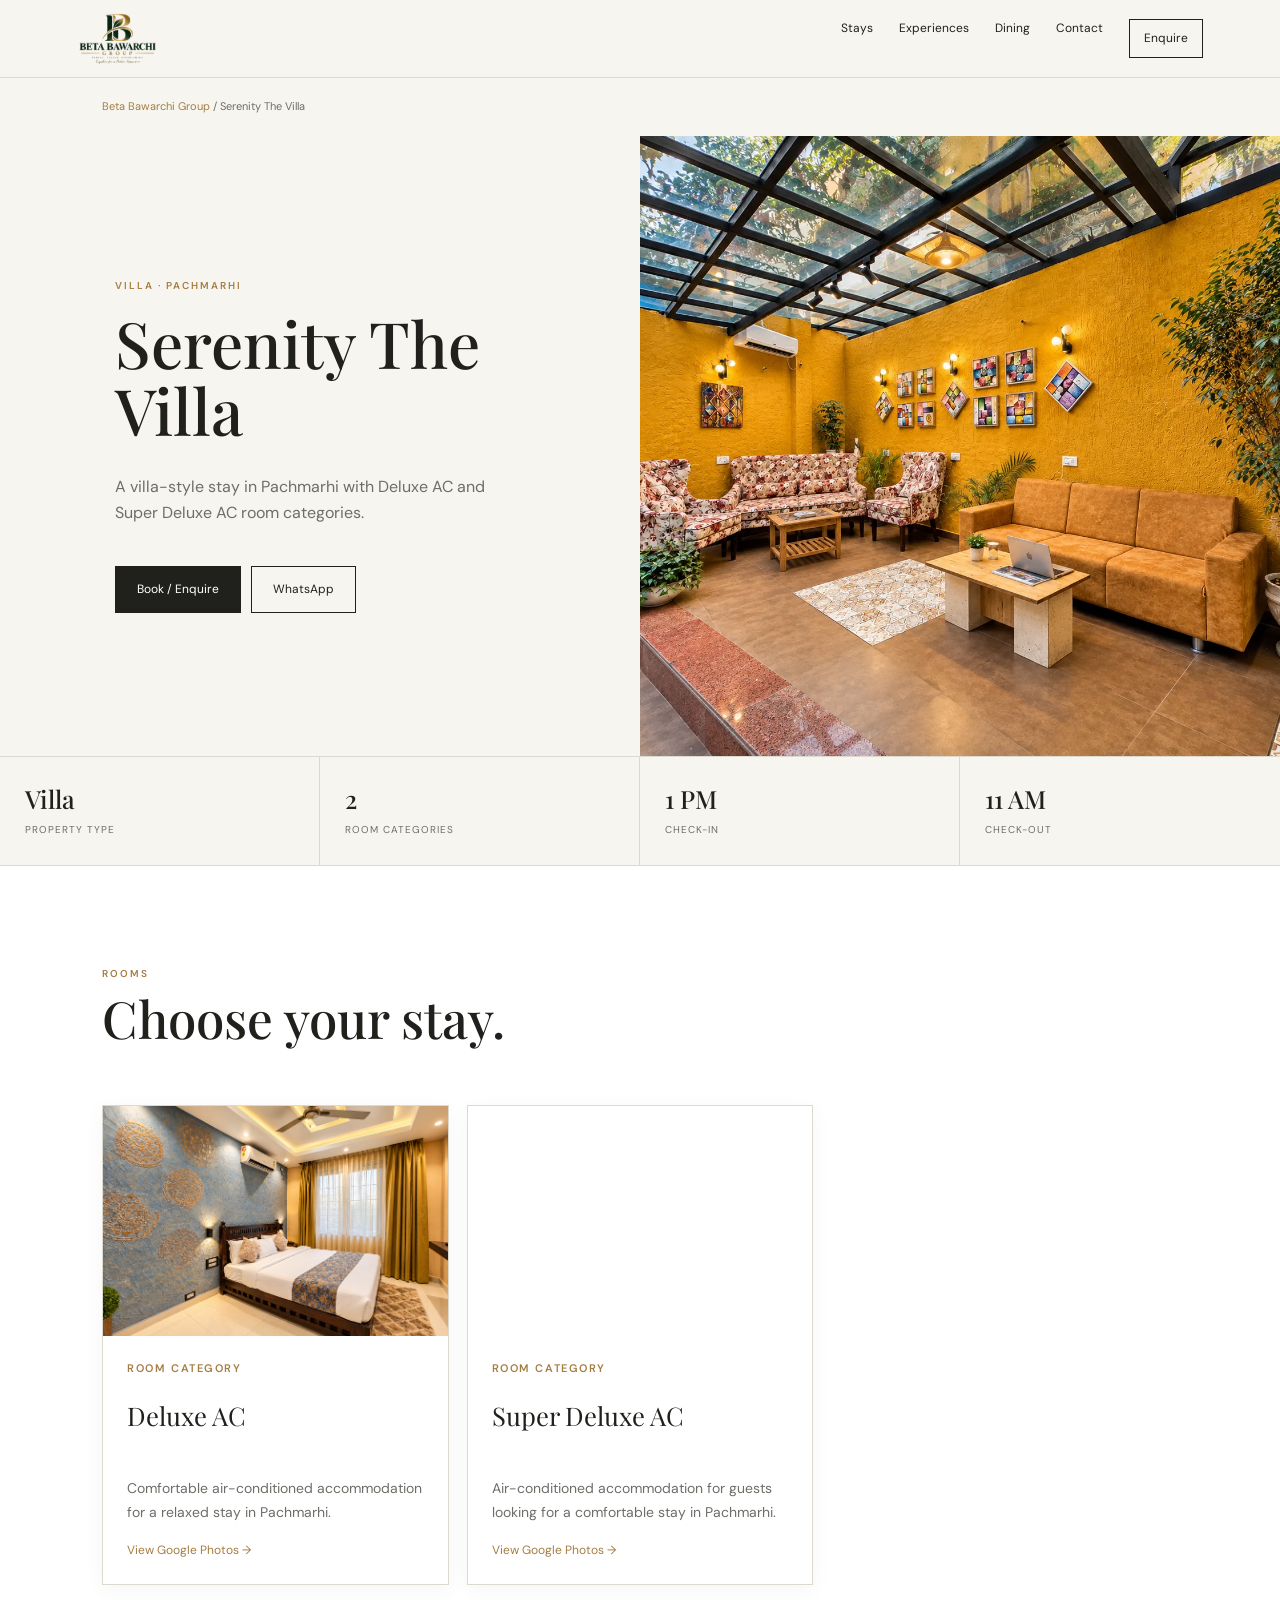
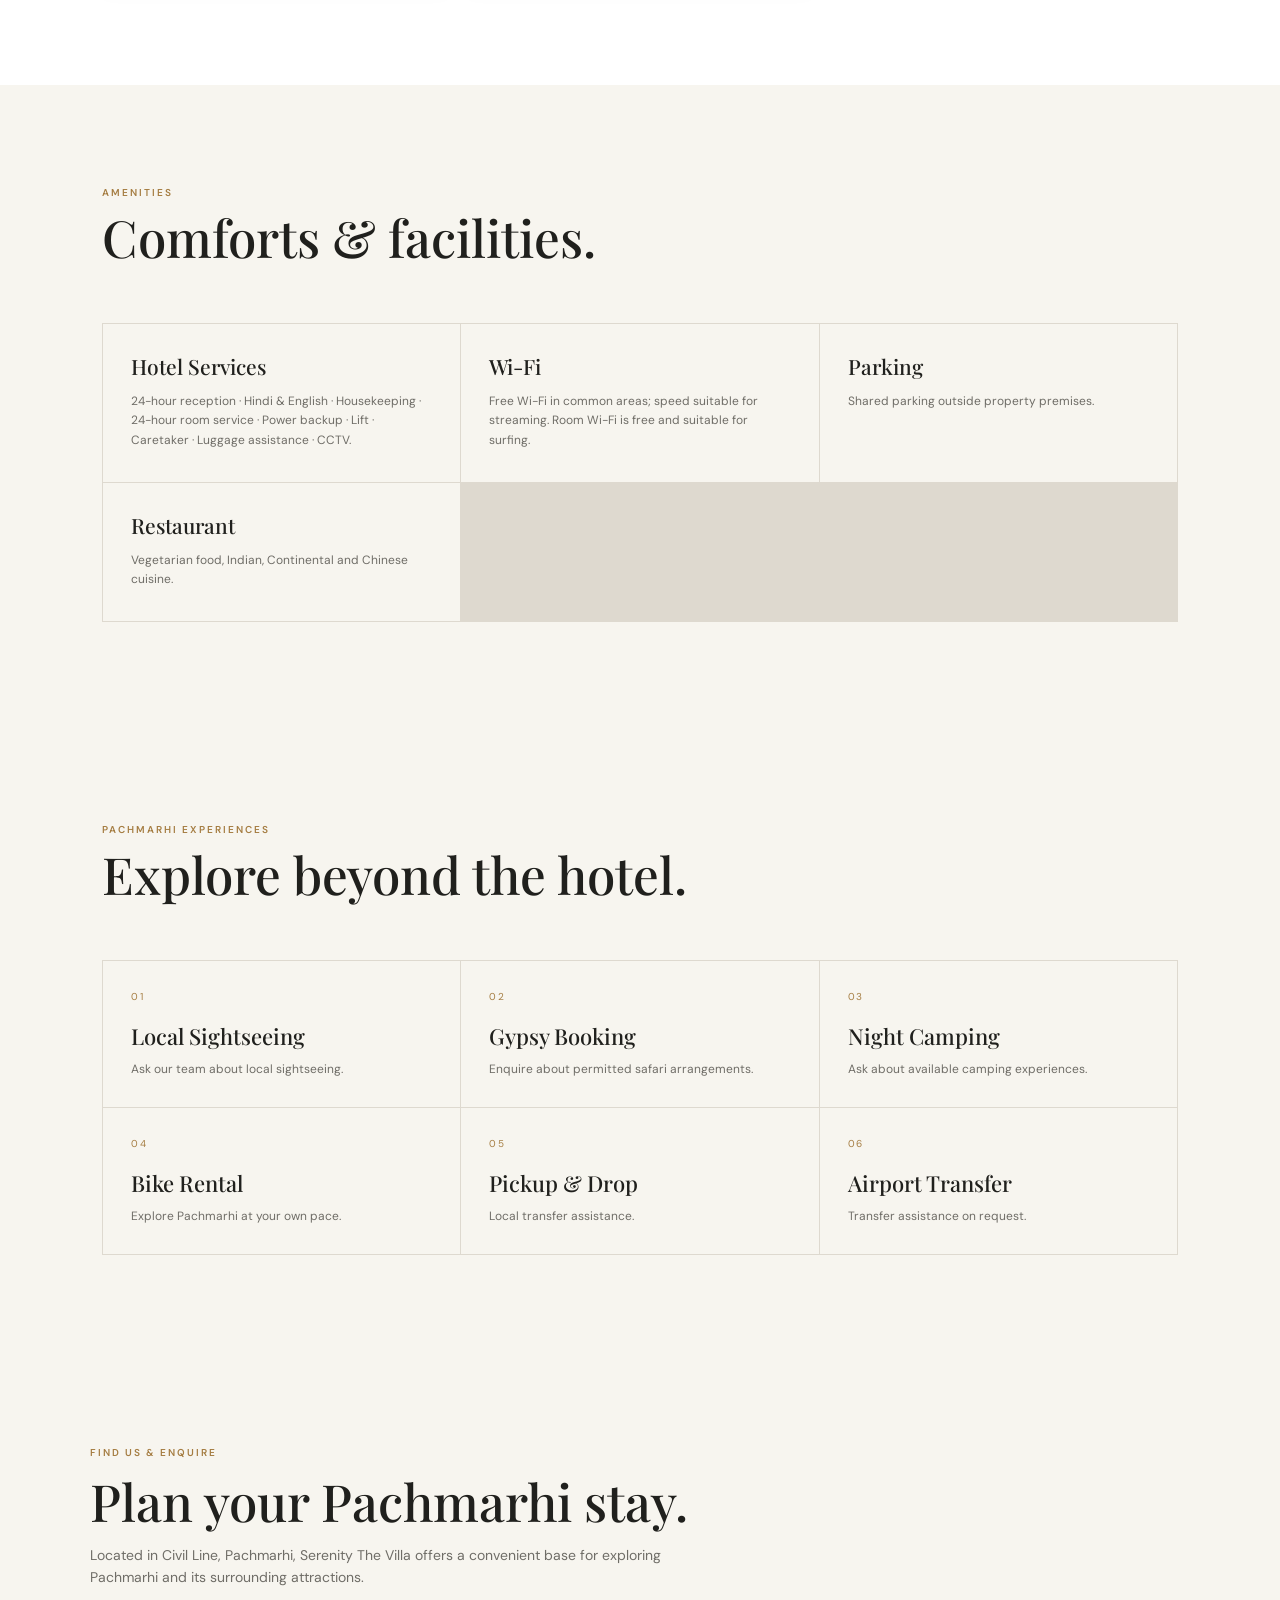
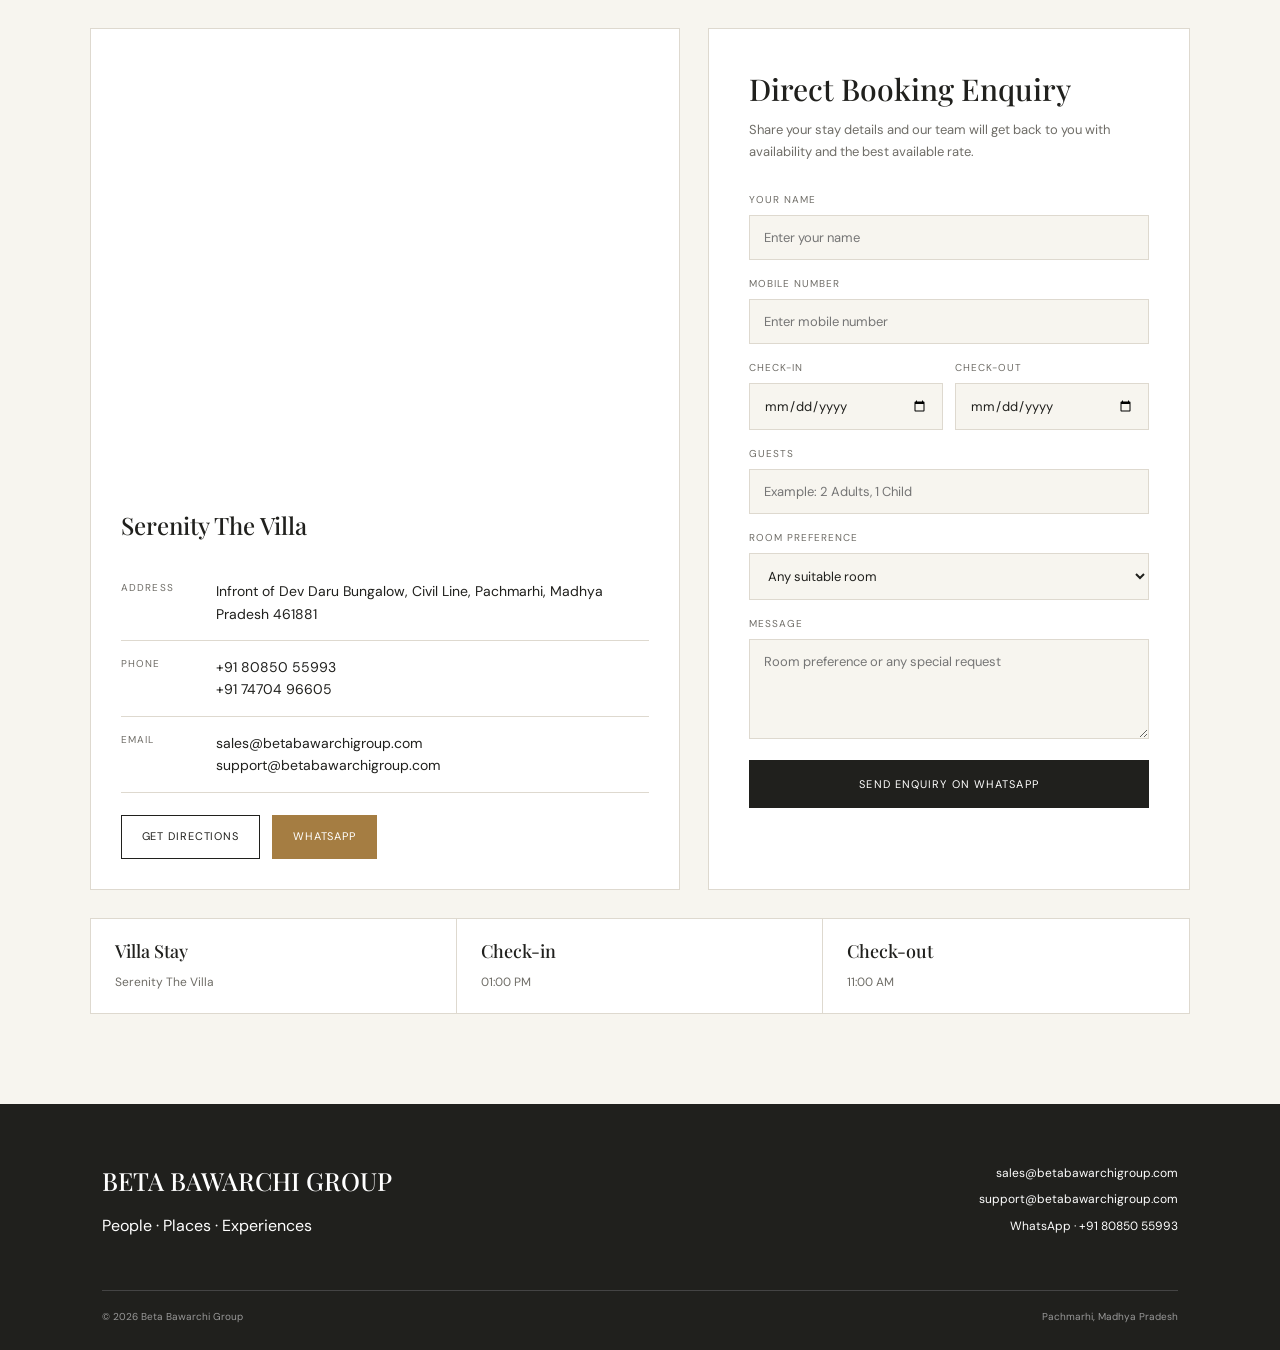
<file: serenity-the-villa-pachmarhi.html>
<!doctype html>
<html lang="en">

<head>

    <meta charset="utf-8">

    <meta name="viewport" content="width=device-width, initial-scale=1">


    <title>
        Serenity The Villa, Pachmarhi | Rooms, Amenities & Booking | Beta Bawarchi Group
    </title>


    <meta
        name="description"
        content="Serenity The Villa in Pachmarhi. Explore rooms, amenities, photos and direct booking enquiry with Beta Bawarchi Group."
    >

    <meta
        name="robots"
        content="index,follow"
    >


    <link
        rel="canonical"
        href="https://YOUR-DOMAIN.example/serenity-the-villa-pachmarhi"
    >


    <!-- Google Fonts -->

    <link
        rel="preconnect"
        href="https://fonts.googleapis.com"
    >

    <link
        rel="preconnect"
        href="https://fonts.gstatic.com"
        crossorigin
    >

    <link
        href="https://fonts.googleapis.com/css2?family=DM+Sans:wght@400;500;600&family=Playfair+Display:wght@500;600&display=swap"
        rel="stylesheet"
    >


    <!-- Main CSS -->

    <link
        rel="stylesheet"
        href="styles.css"
    >

</head>


<body>


    <!-- =====================================================
         HEADER
    ====================================================== -->

    <header class="header">

        <a
            class="brand"
            href="index.html"
        >

            <img
                src="images/logo.png"
                alt="Beta Bawarchi Group"
                class="brand-logo"
            >

        </a>


        <nav class="nav">

            <a href="index.html#properties">
                Stays
            </a>

            <a href="index.html#experiences">
                Experiences
            </a>

            <a href="index.html#dining">
                Dining
            </a>

            <a href="#enquiry">
                Contact
            </a>

            <a
                class="cta"
                href="#enquiry"
            >
                Enquire
            </a>

        </nav>

    </header>



    <!-- =====================================================
         BREADCRUMB
    ====================================================== -->

    <div class="breadcrumb">

        <a href="index.html">
            Beta Bawarchi Group
        </a>

        /

        Serenity The Villa

    </div>



    <main>


        <!-- =====================================================
             PROPERTY HERO
        ====================================================== -->

        <section class="property-hero">

            <div class="property-copy">

                <div class="kicker">
                    VILLA · PACHMARHI
                </div>


                <h1>
                    Serenity The Villa
                </h1>


                <p>
                    A villa-style stay in Pachmarhi with Deluxe AC
                    and Super Deluxe AC room categories.
                </p>


                <div class="buttons">

                    <a
                        class="btn dark"
                        href="#enquiry"
                    >
                        Book / Enquire
                    </a>


                    <a
                        class="btn"
                        href="https://wa.me/918085055993?text=Hello%20Beta%20Bawarchi%20Group,%20I%20would%20like%20to%20enquire%20about%20Serenity%20The%20Villa."
                        target="_blank"
                        rel="noopener"
                    >
                        WhatsApp
                    </a>

                </div>

            </div>


            <div class="property-photo ser"></div>

        </section>



        <!-- =====================================================
             PROPERTY STATS
        ====================================================== -->

        <div class="stats">

            <div class="stat">

                <strong>
                    Villa
                </strong>

                <span>
                    Property type
                </span>

            </div>


            <div class="stat">

                <strong>
                    2
                </strong>

                <span>
                    Room categories
                </span>

            </div>


            <div class="stat">

                <strong>
                    1 PM
                </strong>

                <span>
                    Check-in
                </span>

            </div>


            <div class="stat">

                <strong>
                    11 AM
                </strong>

                <span>
                    Check-out
                </span>

            </div>

        </div>



        <!-- =====================================================
             ROOMS
        ====================================================== -->

        <section class="section rooms">

            <div class="section-head">

                <div>

                    <div class="kicker">
                        ROOMS
                    </div>

                    <h2>
                        Choose your stay.
                    </h2>

                </div>



            </div>



            <div class="room-grid">

                <article class="room">

                    <div class="room-photo r1 serenity-dummy-1"></div>

                    <div class="room-body">

                        <small>
                            ROOM CATEGORY
                        </small>

                        <h3>
                            Deluxe AC
                        </h3>

                        <p>
                            Comfortable air-conditioned accommodation
                            for a relaxed stay in Pachmarhi.
                        </p>

                        <a class="photo-link" href="https://photos.app.goo.gl/E95s5JGiHf3euTji7">
                            View Google Photos →
                        </a>

                    </div>

                </article>


                <article class="room">

                    <div class="room-photo r2 serenity-dummy-2">
                    </div>

                    <div class="room-body">

                        <small>
                            ROOM CATEGORY
                        </small>

                        <h3>
                            Super Deluxe AC
                        </h3>

                        <p>
                            Air-conditioned accommodation for guests
                            looking for a comfortable stay in Pachmarhi.
                        </p>

                        <a class="photo-link" href="https://photos.app.goo.gl/t5vaqCbQv2bvzqkr7">
                            View Google Photos →
                        </a>

                    </div>

                </article>

            </div>

        </section>



        <!-- =====================================================
             AMENITIES
        ====================================================== -->

        <section class="section">

            <div class="section-head">

                <div>

                    <div class="kicker">
                        AMENITIES
                    </div>

                    <h2>
                        Comforts & facilities.
                    </h2>

                </div>


            </div>



            <div class="amenity-grid">


                <div class="amenity">

                    <h3>
                        Hotel Services
                    </h3>

                    <p>
                        24-hour reception · Hindi & English ·
                        Housekeeping · 24-hour room service ·
                        Power backup · Lift · Caretaker ·
                        Luggage assistance · CCTV.
                    </p>

                </div>



                <div class="amenity">

                    <h3>
                        Wi-Fi
                    </h3>

                    <p>
                        Free Wi-Fi in common areas; speed suitable
                        for streaming. Room Wi-Fi is free and
                        suitable for surfing.
                    </p>

                </div>



                <div class="amenity">

                    <h3>
                        Parking
                    </h3>

                    <p>
                        Shared parking outside property premises.
                    </p>

                </div>



                <div class="amenity">

                    <h3>
                        Restaurant
                    </h3>

                    <p>
                        Vegetarian food, Indian, Continental
                        and Chinese cuisine.
                    </p>

                </div>



            </div>

        </section>



        <!-- =====================================================
             PACHMARHI EXPERIENCES
        ====================================================== -->

        <section class="section experiences">

            <div class="section-head">

                <div>

                    <div class="kicker">
                        PACHMARHI EXPERIENCES
                    </div>

                    <h2>
                        Explore beyond the hotel.
                    </h2>

                </div>

            </div>


            <div class="experience-grid">


                <div class="experience">

                    <span>
                        01
                    </span>

                    <h3>
                        Local Sightseeing
                    </h3>

                    <p>
                        Ask our team about local sightseeing.
                    </p>

                </div>



                <div class="experience">

                    <span>
                        02
                    </span>

                    <h3>
                        Gypsy Booking
                    </h3>

                    <p>
                        Enquire about permitted safari arrangements.
                    </p>

                </div>



                <div class="experience">

                    <span>
                        03
                    </span>

                    <h3>
                        Night Camping
                    </h3>

                    <p>
                        Ask about available camping experiences.
                    </p>

                </div>



                <div class="experience">

                    <span>
                        04
                    </span>

                    <h3>
                        Bike Rental
                    </h3>

                    <p>
                        Explore Pachmarhi at your own pace.
                    </p>

                </div>



                <div class="experience">

                    <span>
                        05
                    </span>

                    <h3>
                        Pickup & Drop
                    </h3>

                    <p>
                        Local transfer assistance.
                    </p>

                </div>



                <div class="experience">

                    <span>
                        06
                    </span>

                    <h3>
                        Airport Transfer
                    </h3>

                    <p>
                        Transfer assistance on request.
                    </p>

                </div>


            </div>

        </section>



        <!-- =====================================================
             LOCATION + CONTACT + DIRECT BOOKING ENQUIRY
        ====================================================== -->

        <section
            class="location-enquiry"
            id="enquiry"
        >


            <!-- SECTION INTRO -->

            <div class="location-enquiry-header">

                <div class="eyebrow">
                    FIND US & ENQUIRE
                </div>


                <h2>
                    Plan your Pachmarhi stay.
                </h2>


                <p>
                    Located in Civil Line, Pachmarhi,
                    Serenity The Villa offers a convenient base
                    for exploring Pachmarhi and its surrounding attractions.
                </p>

            </div>



            <!-- MAP + ENQUIRY GRID -->

            <div class="location-enquiry-grid">


                <!-- =================================================
                     LEFT — GOOGLE MAP + PROPERTY CONTACT
                ================================================== -->

                <div class="map-panel">


                    <!-- GOOGLE MAP -->

                    <iframe
                        src="https://www.google.com/maps/embed?pb=!1m18!1m12!1m3!1d3686.868014927729!2d78.426442!3d22.4715936!2m3!1f0!2f0!3f0!3m2!1i1024!2i768!4f13.1!3m3!1m2!1s0x397e3bc59e2bda37%3A0xbceacf25076291c1!2sSerenity%20the%20villa%20by%20Beta%20Bawarchi!5e0!3m2!1sen!2sin!4v1790238381744!5m2!1sen!2sin"
                        width="600"
                        height="450"
                        style="border:0;"
                        allowfullscreen=""
                        loading="lazy"
                        referrerpolicy="strict-origin-when-cross-origin">
                    </iframe>



                    <!-- PROPERTY CONTACT -->

                    <div class="property-contact-card">

                        <h3>
                            Serenity The Villa
                        </h3>


                        <!-- ADDRESS -->

                        <div class="contact-item">

                            <span class="contact-label">
                                Address
                            </span>

                            <span class="contact-value">
                                Infront of Dev Daru Bungalow,
                                Civil Line, Pachmarhi,
                                Madhya Pradesh 461881
                            </span>

                        </div>


                        <!-- PHONE -->

                        <div class="contact-item">

                            <span class="contact-label">
                                Phone
                            </span>

                            <span class="contact-value">

                                <a href="tel:+918085055993">
                                    +91 80850 55993
                                </a>

                                <br>

                                <a href="tel:+917470496605">
                                    +91 74704 96605
                                </a>

                            </span>

                        </div>


                        <!-- EMAIL -->

                        <div class="contact-item">

                            <span class="contact-label">
                                Email
                            </span>

                            <span class="contact-value">

                                <a href="mailto:sales@betabawarchigroup.com">
                                    sales@betabawarchigroup.com
                                </a>

                                <br>

                                <a href="mailto:support@betabawarchigroup.com">
                                    support@betabawarchigroup.com
                                </a>

                            </span>

                        </div>


                        <!-- MAP ACTIONS -->

                        <div class="map-actions">


                            <!-- DIRECTIONS -->

                            <a
                                href="https://www.google.com/maps/dir/?api=1&destination=Hotel+Indraprastha+Luxuria+Pachmarhi"
                                target="_blank"
                                rel="noopener"
                            >
                                Get Directions
                            </a>


                            <!-- WHATSAPP -->

                            <a
                                href="https://wa.me/918085055993?text=Hello%20Beta%20Bawarchi%20Group,%20I%20would%20like%20to%20enquire%20about%20Serenity%20The%20Villa."
                                target="_blank"
                                rel="noopener"
                                class="whatsapp-btn"
                            >
                                WhatsApp
                            </a>

                        </div>

                    </div>

                </div>



                <!-- =================================================
                     RIGHT — DIRECT BOOKING ENQUIRY
                ================================================== -->

                <div class="booking-form-card">


                    <h3>
                        Direct Booking Enquiry
                    </h3>


                    <p>
                        Share your stay details and our team will get back
                        to you with availability and the best available rate.
                    </p>



                    <!--
                        IMPORTANT:
                        Existing IDs are preserved so your
                        current sendWhatsApp() function continues
                        to work.
                    -->

                    <form
                        class="booking-form"
                        onsubmit="sendWhatsApp(event)"
                    >


                        <!-- PROPERTY -->

                        <input
                            id="property"
                            name="property"
                            type="hidden"
                            value="Serenity The Villa"
                        >



                        <!-- NAME -->

                        <label>

                            Your Name

                            <input
                                id="name"
                                name="name"
                                type="text"
                                placeholder="Enter your name"
                                required
                            >

                        </label>



                        <!-- PHONE -->

                        <label>

                            Mobile Number

                            <input
                                id="phone"
                                name="phone"
                                type="tel"
                                placeholder="Enter mobile number"
                                required
                            >

                        </label>



                        <!-- CHECK-IN / CHECK-OUT -->

                        <div class="two">


                            <label>

                                Check-in

                                <input
                                    id="checkin"
                                    name="checkin"
                                    type="date"
                                    required
                                >

                            </label>



                            <label>

                                Check-out

                                <input
                                    id="checkout"
                                    name="checkout"
                                    type="date"
                                    required
                                >

                            </label>


                        </div>



                        <!-- GUESTS -->

                        <label>

                            Guests

                            <input
                                id="guests"
                                name="guests"
                                type="text"
                                placeholder="Example: 2 Adults, 1 Child"
                            >

                        </label>



                        <!-- ROOM -->

                        <label>

                            Room Preference

                            <select
                                id="room"
                                name="room"
                            >
                                <option>Any suitable room</option>
                                <option>Deluxe AC</option>
                                <option>Super Deluxe AC</option>
                            </select>

                        </label>



                        <!-- MESSAGE -->

                        <label>

                            Message

                            <textarea
                                id="message"
                                name="message"
                                rows="4"
                                placeholder="Room preference or any special request"
                            ></textarea>

                        </label>



                        <!-- SUBMIT -->

                        <button
                            type="submit"
                        >
                            Send Enquiry on WhatsApp
                        </button>


                    </form>

                </div>

            </div>



            <!-- =================================================
                 QUICK INFORMATION
            ================================================== -->

            <div class="location-info-strip">

                <div>
                    <strong>Villa Stay</strong>
                    <span>Serenity The Villa</span>
                </div>

                <div>
                    <strong>Check-in</strong>
                    <span>01:00 PM</span>
                </div>

                <div>
                    <strong>Check-out</strong>
                    <span>11:00 AM</span>
                </div>

            </div>

        </section>


    </main>



    <!-- =====================================================
         FOOTER
    ====================================================== -->

    <footer
        class="footer"
        id="contact"
    >


        <div>

            <div class="footer-brand">
                BETA BAWARCHI GROUP
            </div>

            <p>
                People · Places · Experiences
            </p>

        </div>



        <div class="footer-contact">

            <a href="mailto:sales@betabawarchigroup.com">
                sales@betabawarchigroup.com
            </a>

            <a href="mailto:support@betabawarchigroup.com">
                support@betabawarchigroup.com
            </a>

            <a
                href="https://wa.me/918085055993"
                target="_blank"
                rel="noopener"
            >
                WhatsApp · +91 80850 55993
            </a>

        </div>



        <div class="footer-bottom">

            <span>
                © 2026 Beta Bawarchi Group
            </span>

            <span>
                Pachmarhi, Madhya Pradesh
            </span>

        </div>


    </footer>



    <!-- =====================================================
         JAVASCRIPT
    ====================================================== -->

    <script src="script.js"></script>


</body>

</html>
</file>
<file: styles.css>
/* =========================================================
   BETA BAWARCHI GROUP
   MAIN WEBSITE STYLES
========================================================= */


/* =========================================================
   1. ROOT VARIABLES
========================================================= */

:root {
    --ink: #20201d;
    --muted: #6f6d67;
    --gold: #a57d42;
    --paper: #f7f5ef;
    --white: #fff;
    --line: #ded9cf;

    --serif: "Playfair Display", Georgia, serif;
    --sans: "DM Sans", Arial, sans-serif;
}


/* =========================================================
   2. GLOBAL STYLES
========================================================= */

* {
    box-sizing: border-box;
}

html {
    scroll-behavior: smooth;
}

body {
    margin: 0;
    background: var(--paper);
    color: var(--ink);
    font-family: var(--sans);
    line-height: 1.6;
}

a {
    text-decoration: none;
    color: inherit;
}

img {
    max-width: 100%;
}


/* =========================================================
   3. HEADER
========================================================= */

.header {
    height: 78px;
    border-bottom: 1px solid var(--line);

    display: flex;
    align-items: center;
    justify-content: space-between;

    padding: 0 6vw;

    position: sticky;
    top: 0;

    background: rgba(247, 245, 239, 0.96);
    backdrop-filter: blur(10px);

    z-index: 20;
}


/* Brand */

.brand {
    display: flex;
    align-items: center;
}

.brand-logo {
    width: 150px;
    height: 52px;
    object-fit: contain;
    object-position: left center;
    display: block;
}


/* Navigation */

.nav {
    display: flex;
    gap: 26px;
    font-size: 12px;
}

.nav a:hover {
    color: var(--gold);
}

.nav .cta {
    border: 1px solid var(--ink);
    padding: 9px 14px;
    display: inline-flex;
    align-items: center;
    justify-content: center;
}

.nav-book-now {
    display: inline-flex;
    align-items: center;
    justify-content: center;
    padding: 10px 16px;
    background: var(--ink);
    color: var(--white);
    border: 1px solid var(--ink);
    font-size: 12px;
    transition: background 0.2s ease, color 0.2s ease;
}

.nav-book-now:hover {
    background: var(--gold);
    border-color: var(--gold);
    color: var(--white);
}

.nav .cta:hover {
    background: var(--ink);
    color: var(--white);
}


/* =========================================================
   4. HOMEPAGE HERO
========================================================= */

.hero {
    min-height: calc(100vh - 78px);

    display: grid;
    grid-template-columns: 1fr 1fr;
}

.hero-copy {
    padding: 9vw;

    display: flex;
    justify-content: center;
    flex-direction: column;
}

.eyebrow,
.kicker {
    font-size: 10px;
    letter-spacing: 0.2em;
    color: var(--gold);
    font-weight: 600;
}

.hero h1 {
    font: 500 clamp(48px, 6vw, 84px) / 1.02 var(--serif);
    margin: 20px 0;
}

.hero h1 em {
    font-style: italic;
    color: #876a42;
}

.hero-copy p {
    max-width: 530px;
    color: var(--muted);
}

.hero-img {
    min-height: 620px;
    position: relative;
    overflow: hidden;
    background: #222;
}


/* =========================================================
   HERO IMAGE SLIDES
========================================================= */

.hero-slide {
    position: absolute;

    inset: 0;

    background-position: center;
    background-size: cover;
    background-repeat: no-repeat;

    opacity: 0;

    transition: opacity 1.4s ease;

    transform: scale(1.02);
}


/* Dark overlay */

.hero-slide::after {
    content: "";

    position: absolute;

    inset: 0;

    background:
        linear-gradient(
            180deg,
            rgba(0, 0, 0, 0.05),
            rgba(0, 0, 0, 0.55)
        );
}


/* Active slide */

.hero-slide.active {
    opacity: 1;
}


/* Pachmarhi label */

.hero-img span {
    position: absolute;

    left: 8%;
    bottom: 8%;

    color: white;

    font: 500 42px var(--serif);

    z-index: 5;
}


/* =========================================================
   5. BUTTONS
========================================================= */

.buttons {
    display: flex;
    gap: 10px;
    margin-top: 25px;
    flex-wrap: wrap;
}

.btn {
    padding: 13px 21px;

    border: 1px solid var(--ink);

    font-size: 12px;
    cursor: pointer;
}

.btn.dark {
    background: var(--ink);
    color: white;
}

.btn:hover {
    opacity: 0.82;
}


/* =========================================================
   6. GENERAL SECTIONS
========================================================= */

.section {
    padding: 100px 8vw;
}

.white {
    background: #fff;
}

.section-head {
    display: flex;
    justify-content: space-between;
    align-items: end;

    margin-bottom: 50px;
}

.section h2 {
    font: 500 clamp(35px, 4vw, 56px) / 1.1 var(--serif);
    margin: 8px 0;
}

.section-head p {
    color: var(--muted);
    font-size: 13px;
}


/* =========================================================
   7. PROPERTY CARDS
========================================================= */

.property-grid {
    display: grid;
    grid-template-columns: 1fr 1fr;
    gap: 28px;
}

.property-card {
    background: var(--paper);
}

.card-img {
    height: 430px;
    background: center / cover;
}

.indraprastha {
    background-image:
        url("images/indraprastha/Facade-web.webp");
}

.serenity {
    background-image:
        url("images/Serenity/serenity-web.webp");
}

.card-body {
    padding: 30px;
}

.card-body h3 {
    font: 500 34px var(--serif);
    margin: 8px 0;
}

.card-body p {
    color: var(--muted);
    font-size: 14px;
}

.link {
    font-size: 12px;

    border-bottom: 1px solid var(--ink);

    display: inline-block;

    padding-bottom: 3px;
    margin-top: 15px;
}


/* =========================================================
   8. EXPERIENCES
========================================================= */

#experiences.experiences {
    background: #eeece6;
    display: grid;
    grid-template-columns: minmax(210px, 0.8fr) minmax(0, 3fr);
    gap: 38px;
    align-items: center;
}

.experience-intro h2 {
    font: 500 clamp(35px, 4vw, 56px)/1.1 var(--serif);
    margin: 12px 0 20px;
}

.experience-intro p {
    color: var(--muted);
    font-size: 13px;
    line-height: 1.8;
    margin-bottom: 25px;
}

.experience-all-btn {
    display: inline-flex;
    align-items: center;
    justify-content: center;
    padding: 13px 18px;
    background: var(--gold);
    color: #fff;
    font-size: 12px;
    transition: background 0.2s ease;
}

.experience-all-btn:hover {
    background: var(--ink);
}

.experience-cards {
    display: grid;
    grid-template-columns: repeat(3, minmax(0, 1fr));
    gap: 12px;
}

.experience-card {
    min-width: 0;
    overflow: hidden;
    background: var(--paper);
    border: 1px solid var(--line);
}

.experience-card img {
    display: block;
    width: 100%;
    height: 150px;
    object-fit: cover;
}

.experience-card-body {
    padding: 12px 14px 15px;
}

.experience-card h3 {
    font: 500 19px/1.2 var(--serif);
    margin: 0 0 6px;
}

.experience-card p {
    font-size: 12px;
    line-height: 1.6;
    color: var(--muted);
    margin: 0 0 10px;
}

.experience-card a {
    display: inline-block;
    color: var(--gold);
    font-size: 12px;
    font-weight: 600;
}

.experience-card a:hover {
    color: var(--ink);
}

@media (max-width: 1000px) {
    #experiences.experiences {
        grid-template-columns: 1fr;
        gap: 25px;
    }

    .experience-intro {
        max-width: 600px;
    }

    .experience-intro h2 br {
        display: none;
    }
}

@media (max-width: 700px) {
    .experience-cards {
        grid-template-columns: repeat(2, minmax(0, 1fr));
        gap: 10px;
    }

    .experience-card img {
        height: 125px;
    }

    .experience-card-body {
        padding: 10px;
    }

    .experience-card h3 {
        font-size: 17px;
    }
}

@media (max-width: 420px) {
    .experience-cards {
        grid-template-columns: 1fr;
    }

    .experience-card img {
        height: 190px;
    }
}

/* =========================================================
   9. DINING
========================================================= */

.dining {
    display: grid;
    grid-template-columns: 1fr 1fr;

    padding: 0;

    background: white;
}

.dining-img {
    min-height: 500px;

    background:
        url("https://images.unsplash.com/photo-1515003197210-e0cd71810b5f?auto=format&fit=crop&w=1400&q=85")
        center / cover;
}

.dining-copy {
    padding: 80px;

    display: flex;
    flex-direction: column;
    justify-content: center;
}

.dining-copy p {
    max-width: 520px;
    color: var(--muted);
}


/* =========================================================
   10. FOOTER
========================================================= */

.footer {
    background: var(--ink);
    color: white;

    padding: 60px 8vw 25px;

    display: grid;
    grid-template-columns: 1fr 1fr;

    gap: 35px;
}

.footer-brand {
    font: 500 25px var(--serif);
}

.footer-contact {
    display: flex;
    flex-direction: column;
    gap: 7px;

    font-size: 12px;

    justify-self: end;
    text-align: right;
}

.footer-bottom {
    grid-column: 1 / -1;

    border-top: 1px solid #444;

    padding-top: 18px;

    color: #999;

    font-size: 10px;

    display: flex;
    justify-content: space-between;
}


/* =========================================================
   11. PROPERTY PAGE HERO
========================================================= */

.property-hero {
    display: grid;
    grid-template-columns: 1fr 1fr;

    min-height: 620px;
}

.property-copy {
    padding: 9vw;

    display: flex;
    flex-direction: column;
    justify-content: center;
}

.property-copy h1 {
    font: 500 clamp(42px, 5vw, 72px) / 1.05 var(--serif);
    margin: 15px 0;
}

.property-copy p {
    max-width: 560px;
    color: var(--muted);
}

.property-photo {
    background: center / cover;
}

.property-photo.ind {
    background-image:
        url("images/indraprastha/Facade-web.webp");
}

.property-photo.ser {
    background-image:
        url("images/Serenity/hero-web.webp");
}


/* =========================================================
   12. PROPERTY STATS
========================================================= */

.stats {
    display: grid;
    grid-template-columns: repeat(4, 1fr);

    border-top: 1px solid var(--line);
    border-bottom: 1px solid var(--line);
}

.stat {
    padding: 25px;
    border-right: 1px solid var(--line);
}

.stat:last-child {
    border: 0;
}

.stat strong {
    display: block;
    font: 500 25px var(--serif);
}

.stat span {
    font-size: 10px;
    color: var(--muted);

    text-transform: uppercase;
    letter-spacing: 0.1em;
}


/* =========================================================
   13. ROOMS
========================================================= */

.rooms {
    background: #fff;
}

.room-grid {
    display: grid;
    grid-template-columns: repeat(2, 1fr);

    gap: 1px;

    background: var(--line);
    border: 1px solid var(--line);
}

.room {
    background: var(--paper);
}


/* ---------------------------------------------------------
   ROOM PREVIEW IMAGE
--------------------------------------------------------- */

.room-photo {
    height: 290px;
    background: center / cover;
}


/* =========================================================
   HOTEL INDRAPRASTHA ROOM IMAGES
   DO NOT CHANGE
========================================================= */


/* Executive AC */

.room-photo.r1 {
    background-image:
        url("images/indraprastha/executive-ac-web.webp");
}


/* Executive AC Front View */

.room-photo.r2 {
    background-image:
        url("images/indraprastha/executive-front-web.webp");
}


/* Executive Luxury Balcony */

.room-photo.r3 {
    background-image:
        url("images/indraprastha/luxury-balcony-web.webp");
}


/* Mountain View Room */

.room-photo.r4 {
    background-image:
        url("images/indraprastha/mountain-view-web.webp");
}


/* Royale Suite */

.room-photo.r5 {
    background-image:
        url("images/indraprastha/royale-suite/royale2-7.webp");
}


/* =========================================================
   SERENITY THE VILLA
   ROOM IMAGES
========================================================= */

/*
   Serenity has two room categories:

   1. Deluxe AC
   2. Super Deluxe AC

   These use separate classes so they never interfere
   with the Indraprastha room images above.
*/

.room-photo.serenity-dummy-1 {
    background-image:
        url("images/Serenity/Deluxe Room 1.png");
}

.room-photo.serenity-dummy-2 {
    background-image:
        url("https://raw.githubusercontent.com/sreejithp-dotcom/beta-bawarchi-website/main/images/Serenity/Super Deluxe.png");
}


/* =========================================================
   ROOM INFORMATION
========================================================= */

.room-body {
    padding: 25px;
}

.room-body h3 {
    font: 500 26px var(--serif);
    margin: 0 0 5px;
}

.room-body small {
    color: var(--gold);
}

.room-body p {
    color: var(--muted);
    font-size: 12px;
}

.photo-link {
    font-size: 11px;
    color: var(--gold);
}

.room-booking-actions {
    display: flex;
    gap: 10px;
    margin-top: 20px;
    flex-wrap: wrap;
}

.room-book-btn,
.room-enquire-btn {
    display: inline-flex;
    align-items: center;
    justify-content: center;
    min-height: 42px;
    padding: 10px 18px;
    border: 1px solid var(--ink);
    font-size: 11px;
    transition: background 0.2s ease, color 0.2s ease, border-color 0.2s ease;
}

.room-book-btn {
    background: var(--ink);
    color: var(--white);
}

.room-book-btn:hover {
    background: var(--gold);
    border-color: var(--gold);
}

.room-enquire-btn {
    background: transparent;
    color: var(--ink);
}

.room-enquire-btn:hover {
    background: var(--ink);
    color: var(--white);
}


/* =========================================================
   14. AMENITIES
========================================================= */

.amenity-grid {
    display: grid;
    grid-template-columns: repeat(3, 1fr);

    gap: 1px;

    background: var(--line);
    border: 1px solid var(--line);
}

.amenity {
    background: var(--paper);
    padding: 28px;
}

.amenity h3 {
    font: 500 21px var(--serif);
    margin: 0 0 12px;
}

.amenity p {
    color: var(--muted);
    font-size: 12px;
    margin: 4px 0;
}


/* =========================================================
   15. OLD ENQUIRY SECTION
========================================================= */

.enquiry {
    display: grid;
    grid-template-columns: 1fr 1fr;

    gap: 8vw;
}

.enquiry-copy p {
    color: var(--muted);
    max-width: 520px;
}

.contact {
    display: flex;
    flex-direction: column;

    gap: 8px;

    margin-top: 25px;

    font-size: 13px;
}


/* =========================================================
   16. OLD BOOKING FORM
========================================================= */

.form {
    background: #fff;

    border: 1px solid var(--line);

    padding: 35px;
}

.form label {
    font-size: 11px;
    color: #555;

    display: block;

    margin-bottom: 15px;
}

.form input,
.form select,
.form textarea {
    display: block;

    width: 100%;

    margin-top: 6px;

    border: 1px solid var(--line);

    padding: 12px;

    background: #faf9f5;

    font: inherit;
}

.two {
    display: grid;
    grid-template-columns: 1fr 1fr;

    gap: 12px;
}

.full {
    width: 100%;
    border: 0;
}


/* =========================================================
   17. BREADCRUMB
========================================================= */

.breadcrumb {
    padding: 20px 8vw;

    font-size: 11px;
    color: var(--muted);
}

.breadcrumb a {
    color: var(--gold);
}


/* =========================================================
   18. LOCATION + CONTACT + BOOKING ENQUIRY
========================================================= */

.location-enquiry {
    padding: 90px 7vw;
    background: var(--paper);
}

.location-enquiry-header {
    max-width: 700px;
    margin-bottom: 40px;
}

.location-enquiry-header .eyebrow {
    margin-bottom: 12px;
}

.location-enquiry-header h2 {
    font: 500 clamp(35px, 4vw, 56px) / 1.1 var(--serif);
    margin: 8px 0 14px;
}

.location-enquiry-header p {
    color: var(--muted);
    max-width: 600px;
    font-size: 14px;
}


/* =========================================================
   LOCATION / ENQUIRY GRID
========================================================= */

.location-enquiry-grid {
    display: grid;
    grid-template-columns: 1.1fr 0.9fr;

    gap: 28px;

    align-items: stretch;
}


/* =========================================================
   MAP PANEL
========================================================= */

.map-panel {
    background: var(--white);

    border: 1px solid var(--line);

    overflow: hidden;
}

.map-panel iframe {
    width: 100%;
    height: 450px;

    display: block;

    border: 0;
}


/* =========================================================
   PROPERTY CONTACT CARD
========================================================= */

.property-contact-card {
    padding: 30px;
}

.property-contact-card h3 {
    font: 500 24px var(--serif);
    margin: 0 0 24px;
}


/* Contact rows */

.contact-item {
    display: grid;
    grid-template-columns: 80px 1fr;

    gap: 15px;

    padding: 15px 0;

    border-bottom: 1px solid var(--line);
}

.contact-item:last-of-type {
    border-bottom: 0;
}

.contact-label {
    font-size: 10px;

    letter-spacing: 0.12em;

    text-transform: uppercase;

    color: var(--muted);
}

.contact-value {
    font-size: 14px;
    line-height: 1.6;
}

.contact-value a {
    color: var(--ink);
}

.contact-value a:hover {
    color: var(--gold);
}


/* =========================================================
   MAP ACTION BUTTONS
========================================================= */

.map-actions {
    display: flex;

    gap: 12px;

    margin-top: 22px;

    flex-wrap: wrap;
}

.map-actions a {
    display: inline-flex;

    align-items: center;
    justify-content: center;

    min-height: 44px;

    padding: 0 20px;

    border: 1px solid var(--ink);

    font-size: 11px;

    letter-spacing: 0.08em;

    text-transform: uppercase;

    transition: 0.2s ease;
}

.map-actions a:hover {
    background: var(--ink);
    color: var(--white);
}

.map-actions .whatsapp-btn {
    border-color: var(--gold);

    background: var(--gold);

    color: var(--white);
}

.map-actions .whatsapp-btn:hover {
    background: var(--ink);

    border-color: var(--ink);
}


/* =========================================================
   DIRECT BOOKING FORM CARD
========================================================= */

.booking-form-card {
    background: var(--white);

    border: 1px solid var(--line);

    padding: 40px;
}

.booking-form-card h3 {
    font: 500 30px var(--serif);

    margin: 0 0 10px;
}

.booking-form-card > p {
    color: var(--muted);

    font-size: 13px;

    line-height: 1.7;

    margin: 0 0 28px;
}


/* =========================================================
   NEW BOOKING FORM
========================================================= */

.booking-form {
    display: grid;

    gap: 16px;
}

.booking-form label {
    display: grid;

    gap: 7px;

    font-size: 10px;

    text-transform: uppercase;

    letter-spacing: 0.1em;

    color: var(--muted);
}

.booking-form input,
.booking-form select,
.booking-form textarea {
    width: 100%;

    padding: 13px 14px;

    border: 1px solid var(--line);

    background: var(--paper);

    color: var(--ink);

    font-family: var(--sans);

    font-size: 13px;

    outline: none;

    transition: border-color 0.2s ease;
}

.booking-form input:focus,
.booking-form select:focus,
.booking-form textarea:focus {
    border-color: var(--gold);
}

.booking-form textarea {
    min-height: 100px;

    resize: vertical;
}

.booking-form button {
    margin-top: 5px;

    min-height: 48px;

    border: 0;

    background: var(--ink);

    color: var(--white);

    font-family: var(--sans);

    font-size: 11px;

    letter-spacing: 0.1em;

    text-transform: uppercase;

    cursor: pointer;

    transition: 0.2s ease;
}

.booking-form button:hover {
    background: var(--gold);
}


/* =========================================================
   LOCATION INFORMATION STRIP
========================================================= */

.location-info-strip {
    display: grid;

    grid-template-columns: repeat(3, 1fr);

    margin-top: 28px;

    border: 1px solid var(--line);

    background: var(--white);
}

.location-info-strip div {
    padding: 20px 24px;

    border-right: 1px solid var(--line);
}

.location-info-strip div:last-child {
    border-right: 0;
}

.location-info-strip strong {
    display: block;

    font: 500 18px var(--serif);

    margin-bottom: 5px;
}

.location-info-strip span {
    color: var(--muted);

    font-size: 12px;
}


/* =========================================================
   19. TABLET / MOBILE
========================================================= */

@media (max-width: 850px) {

    /* Navigation */

    .nav a:not(.cta):not(.nav-book-now) {
        display: none;
    }

    .nav {
        gap: 8px;
        align-items: center;
    }

    .nav-book-now,
    .nav .cta {
        padding: 8px 10px;
        font-size: 10px;
        white-space: nowrap;
    }


    /* Main layouts */

    .hero,
    .property-hero,
    .dining,
    .enquiry {
        grid-template-columns: 1fr;
    }


    /* Homepage hero */

    .hero-img {
        min-height: 430px;
    }


    /* Property hero */

    .property-photo {
        min-height: 430px;
    }

    .property-copy {
        padding: 70px 8vw;
    }

    .property-photo {
        order: -1;
    }


    /* Property cards and rooms */

    .property-grid,
    .room-grid {
        grid-template-columns: 1fr;
    }


    /* Experiences and amenities */

    .experience-grid,
    .amenity-grid {
        grid-template-columns: 1fr 1fr;
    }


    /* Stats */

    .stats {
        grid-template-columns: 1fr 1fr;
    }


    /* Footer */

    .footer {
        grid-template-columns: 1fr;
    }

    .footer-contact {
        justify-self: start;
        text-align: left;
    }

    .footer-bottom {
        grid-column: 1;
    }


    /* =====================================================
       LOCATION / ENQUIRY MOBILE
    ===================================================== */

    .location-enquiry {
        padding: 65px 6vw;
    }

    .location-enquiry-grid {
        grid-template-columns: 1fr;
    }

    .map-panel iframe {
        height: 400px;
    }

    .booking-form-card {
        padding: 30px;
    }

    .location-info-strip {
        grid-template-columns: 1fr;
    }

    .location-info-strip div {
        border-right: 0;

        border-bottom: 1px solid var(--line);
    }

    .location-info-strip div:last-child {
        border-bottom: 0;
    }
}


/* =========================================================
   20. SMALL MOBILE
========================================================= */

@media (max-width: 560px) {

    /* General sections */

    .section {
        padding: 75px 6vw;
    }


    /* Experiences / amenities / stats */

    .experience-grid,
    .amenity-grid,
    .stats {
        grid-template-columns: 1fr;
    }


    /* Old form */

    .two {
        grid-template-columns: 1fr;
    }


    /* Header */

    .header {
        padding: 0 5vw;
    }

    .brand-logo {
        width: 112px;
        height: 44px;
    }

    .nav {
        gap: 6px;
    }

    .nav-book-now,
    .nav .cta {
        padding: 7px 8px;
        font-size: 9px;
    }

    .buttons .btn {
        padding: 12px 14px;
    }

    .room-booking-actions > a {
        flex: 1;
    }


    /* Dining */

    .dining-copy {
        padding: 65px 7vw;
    }


    /* =====================================================
       LOCATION / ENQUIRY SMALL MOBILE
    ===================================================== */

    .location-enquiry {
        padding: 55px 5vw;
    }

    .location-enquiry-header {
        margin-bottom: 30px;
    }

    .map-panel iframe {
        height: 350px;
    }

    .property-contact-card {
        padding: 24px;
    }

    .booking-form-card {
        padding: 24px;
    }

    .booking-form-card h3 {
        font-size: 27px;
    }

    .contact-item {
        grid-template-columns: 1fr;

        gap: 5px;
    }

    .map-actions {
        flex-direction: column;
    }

    .map-actions a {
        width: 100%;
    }

    .location-info-strip div {
        padding: 18px 20px;
    }
}
/* =========================================================
   CONTACT ACTIONS
========================================================= */

.contact-actions {
    display: flex;
    flex-direction: column;
    gap: 10px;
    margin-top: 28px;
    max-width: 520px;
}

.contact-action {
    display: flex;
    align-items: center;
    gap: 16px;

    padding: 16px 18px;

    border: 1px solid var(--line);
    background: rgba(255, 255, 255, 0.45);

    transition:
        background 0.2s ease,
        border-color 0.2s ease,
        transform 0.2s ease;
}

.contact-action:hover {
    background: var(--white);
    border-color: var(--gold);
    transform: translateX(4px);
}

.contact-icon {
    width: 38px;
    height: 38px;

    display: flex;
    align-items: center;
    justify-content: center;

    border: 1px solid var(--line);

    font-size: 16px;
    flex-shrink: 0;
}

.contact-action-text {
    display: flex;
    flex-direction: column;
    gap: 2px;

    flex: 1;
}

.contact-action-text small {
    color: var(--gold);

    font-size: 9px;
    font-weight: 600;

    letter-spacing: 0.14em;
}

.contact-action-text strong {
    font-size: 13px;
    font-weight: 500;

    color: var(--ink);
}

.contact-arrow {
    font-size: 17px;
    color: var(--muted);

    transition: transform 0.2s ease;
}

.contact-action:hover .contact-arrow {
    transform: translateX(4px);
    color: var(--gold);
}

/* Full room gallery link */
.gallery-link-wrap {
    display: flex;
    justify-content: flex-end;
    margin: 0 0 24px;
}

@media (max-width: 600px) {
    .gallery-link-wrap {
        justify-content: flex-start;
    }
}

/* Mobile navigation menu */
.mobile-menu-toggle {
    display: none;
    width: 42px;
    height: 42px;
    padding: 10px;
    border: 1px solid var(--line);
    background: transparent;
    color: var(--ink);
    cursor: pointer;
}

.mobile-menu-toggle span {
    display: block;
    width: 20px;
    height: 2px;
    margin: 4px auto;
    background: currentColor;
    transition: transform 0.2s ease;
}

@media (max-width: 850px) {
    .header {
        position: sticky;
        top: 0;
        z-index: 100;
    }

    .mobile-menu-toggle {
        display: block;
        flex-shrink: 0;
    }

    .nav {
        display: none;
        position: absolute;
        top: 100%;
        left: 0;
        right: 0;
        padding: 12px 5vw 20px;
        background: var(--paper);
        border-bottom: 1px solid var(--line);
        box-shadow: 0 8px 18px rgba(0, 0, 0, 0.08);
        flex-direction: column;
        align-items: stretch;
        gap: 0;
    }

    .nav.mobile-menu-open {
        display: flex;
    }

    .nav a,
    .nav a:not(.cta):not(.nav-book-now) {
        display: block;
        padding: 13px 5px;
        font-size: 14px;
        border-bottom: 1px solid var(--line);
    }

    .nav .cta {
        align-self: flex-start;
        margin-top: 12px;
        padding: 10px 16px;
        border: 1px solid var(--ink);
    }

    .nav .nav-book-now {
        align-self: flex-start;
        margin-top: 12px;
    }
}

@media (max-width: 560px) {
    .header {
        padding: 0 5vw;
    }

    .brand-logo {
        width: 112px;
        height: 44px;
    }
}

/* Fix Experiences heading on mobile */
@media (max-width: 700px) {
    .experience-intro h2 {
        max-width: 280px;
        line-height: 1.08;
    }

    .experience-intro h2 br {
        display: block;
    }
}

/* Restore experience layout on hotel property pages */
.experiences:not(#experiences) .experience-grid,
section.experiences:not(#experiences) .experience-grid {
    display: grid;
    grid-template-columns: repeat(3, minmax(0, 1fr));
    gap: 1px;
    background: var(--line);
    border: 1px solid var(--line);
}

.experiences:not(#experiences) .experience {
    min-width: 0;
    padding: 28px;
    background: var(--paper);
}

.experiences:not(#experiences) .experience span {
    display: block;
    color: var(--gold);
    font-size: 10px;
    letter-spacing: 0.12em;
    margin-bottom: 18px;
}

.experiences:not(#experiences) .experience h3 {
    font: 500 22px/1.25 var(--serif);
    margin: 0 0 8px;
}

.experiences:not(#experiences) .experience p {
    color: var(--muted);
    font-size: 12px;
    line-height: 1.7;
    margin: 0;
}

@media (max-width: 850px) {
    .experiences:not(#experiences) .experience-grid {
        grid-template-columns: repeat(2, minmax(0, 1fr));
    }
}

@media (max-width: 560px) {
    .experiences:not(#experiences) .experience-grid {
        grid-template-columns: 1fr;
    }

    .experiences:not(#experiences) .experience {
        padding: 22px;
    }
}

/* =========================================================
   INDRAPRASTHA — GROUP EXPERIENCES
========================================================= */

.ind-group-experiences {
    padding: 42px 5%;
    background: linear-gradient(135deg, #eeeadf, #f8f5ee 58%, #e8e4d8);
}

.ind-group-layout {
    max-width: 1380px;
    margin: auto;
    display: grid;
    grid-template-columns: 210px minmax(0, 1fr) 250px;
    gap: 18px;
    align-items: stretch;
}

.ind-group-intro {
    padding: 12px 0;
}

.ind-group-intro h2 {
    font: 500 clamp(27px, 3vw, 36px)/1.08 var(--serif);
    margin: 12px 0;
    color: #17251f;
}

.ind-group-intro p {
    color: var(--muted);
    font-size: 11px;
    line-height: 1.7;
    margin-bottom: 20px;
}

.ind-group-button {
    display: inline-flex;
    align-items: center;
    justify-content: center;
    padding: 12px 15px;
    background: var(--gold);
    color: #fff;
    font-size: 11px;
    font-weight: 600;
    line-height: 1.5;
    transition: background .2s ease;
}

.ind-group-button:hover {
    background: var(--ink);
}

.ind-group-cards {
    display: grid;
    grid-template-columns: repeat(3, minmax(0, 1fr));
    gap: 12px;
}

.ind-group-card {
    min-width: 0;
    overflow: hidden;
    display: flex;
    flex-direction: column;
    background: #fffdf8;
    border: 1px solid rgba(213, 204, 185, .8);
    border-radius: 24px 24px 16px 16px;
}

.ind-group-card img {
    display: block;
    width: 100%;
    height: 112px;
    object-fit: cover;
}

.ind-group-card-body {
    padding: 12px 13px 16px;
    display: flex;
    flex: 1;
    flex-direction: column;
    align-items: flex-start;
}

.ind-group-card h3 {
    font: 500 18px/1.2 var(--serif);
    margin: 0 0 8px;
    color: #182a22;
}

.ind-group-card p {
    color: var(--muted);
    font-size: 11px;
    line-height: 1.55;
    margin: 0 0 12px;
}

.ind-group-card a {
    color: #9b641f;
    font-size: 11px;
    font-weight: 700;
    margin-top: auto;
}

.ind-group-card a:hover {
    text-decoration: underline;
}

.ind-group-more {
    border-left: 1px solid #d4cbbb;
    padding-left: 20px;
}

.ind-group-more h3 {
    margin: 3px 0 10px;
    font: 600 10px var(--sans);
    letter-spacing: .16em;
    text-transform: uppercase;
    color: #9b641f;
}

.ind-group-more-item {
    display: grid;
    grid-template-columns: 48px minmax(0, 1fr) 14px;
    gap: 10px;
    align-items: center;
    padding: 9px 0;
    border-bottom: 1px solid #e2dccf;
    color: inherit;
}

.ind-group-more-item:last-child {
    border-bottom: 0;
}

.ind-group-more-item img {
    width: 48px;
    height: 48px;
    border-radius: 50%;
    object-fit: cover;
}

.ind-group-more-item strong {
    display: block;
    font: 500 14px/1.25 var(--serif);
    margin-bottom: 3px;
}

.ind-group-more-item small {
    display: block;
    color: var(--muted);
    font-size: 10px;
    line-height: 1.45;
}

.ind-group-arrow {
    color: var(--gold);
}

/* Tablet */
@media (max-width: 1100px) {
    .ind-group-layout {
        grid-template-columns: 190px minmax(0, 1fr);
        gap: 20px;
    }

    .ind-group-more {
        grid-column: 1 / -1;
        border-left: 0;
        border-top: 1px solid #d4cbbb;
        padding: 16px 0 0;
    }

    .ind-group-more-list {
        display: grid;
        grid-template-columns: repeat(3, minmax(0, 1fr));
        gap: 15px;
    }

    .ind-group-more-item {
        border-bottom: 0;
    }

    .ind-group-card h3 {
        font-size: 17px;
    }
}

/* Mobile */
@media (max-width: 700px) {
    .ind-group-experiences {
        padding: 32px 5%;
    }

    .ind-group-layout {
        grid-template-columns: 1fr;
        gap: 22px;
    }

    .ind-group-intro {
        max-width: 500px;
    }

    .ind-group-intro h2 {
        max-width: 380px;
    }

    .ind-group-cards {
        grid-template-columns: 1fr;
        gap: 12px;
    }

    .ind-group-card {
        display: grid;
        grid-template-columns: 38% 62%;
        border-radius: 16px;
    }

    .ind-group-card img {
        height: 100%;
        min-height: 155px;
    }

    .ind-group-card-body {
        padding: 14px 12px;
    }

    .ind-group-card h3 {
        font-size: 17px;
    }

    .ind-group-more {
        grid-column: auto;
        padding-top: 16px;
    }

    .ind-group-more-item {
        border-bottom: 1px solid #e2dccf;
    }
}

@media (max-width: 400px) {
    .ind-group-card {
        grid-template-columns: 35% 65%;
    }

    .ind-group-card img {
        min-height: 175px;
    }

    .ind-group-card-body {
        padding: 12px 10px;
    }

    .ind-group-card h3 {
        font-size: 16px;
    }
}
/* INDRAPRASTHA — ROOM CARD REDESIGN */

.rooms .room-grid {
    grid-template-columns: repeat(3, minmax(0, 1fr));
    gap: 18px;
    background: transparent;
    border: 0;
    align-items: stretch;
}

.rooms .room {
    min-width: 0;
    overflow: hidden;
    display: flex;
    flex-direction: column;
    background: #fff;
    border: 1px solid var(--line);
    box-shadow: 0 5px 20px rgba(32, 32, 29, 0.045);
    transition: transform 0.2s ease, box-shadow 0.2s ease;
}

.rooms .room:hover {
    transform: translateY(-3px);
    box-shadow: 0 12px 28px rgba(32, 32, 29, 0.09);
}

.rooms .room-photo {
    height: 230px;
    flex-shrink: 0;
    background-position: center;
    background-size: cover;
    background-repeat: no-repeat;
}

.rooms .room-body {
    display: flex;
    flex: 1;
    flex-direction: column;
    padding: 22px;
}

.rooms .room-body small {
    display: block;
    margin-bottom: 8px;
    color: var(--gold);
    font-size: 10px;
    font-weight: 600;
    letter-spacing: 0.12em;
}

.rooms .room-body h3 {
    min-height: 2.5em;
    margin: 0 0 16px;
    font: 500 23px/1.2 var(--serif);
}

.rooms .room-feature-list {
    display: flex;
    flex-wrap: wrap;
    gap: 8px 12px;
    margin: 0 0 18px;
    color: var(--muted);
    font-size: 11px;
    line-height: 1.45;
}

.rooms .room-feature-list > span {
    display: inline-flex;
    align-items: center;
    gap: 5px;
}

.rooms .room-feature-list > span > span {
    display: inline-flex;
    align-items: center;
    justify-content: center;
    width: 18px;
    height: 18px;
    border: 1px solid var(--line);
    border-radius: 50%;
    color: var(--gold);
    font-size: 10px;
}

.rooms .room-details-btn {
    align-self: flex-start;
    margin: auto 0 2px;
    padding: 0 0 4px;
    border: 0;
    border-bottom: 1px solid var(--gold);
    background: transparent;
    color: var(--ink);
    font: 600 11px/1.5 var(--sans);
    cursor: pointer;
    text-align: left;
}

.rooms .room-details-btn:hover,
.rooms .room-details-btn:focus-visible {
    color: var(--gold);
}

.rooms .room-booking-actions {
    display: grid;
    grid-template-columns: 1fr 1fr;
    gap: 8px;
    margin-top: 18px;
}

.rooms .room-booking-actions > a {
    min-width: 0;
    padding: 10px 8px;
    text-align: center;
}

/* Tablet */
@media (max-width: 1100px) {
    .rooms .room-grid {
        grid-template-columns: repeat(2, minmax(0, 1fr));
    }

    .rooms .room-photo {
        height: 250px;
    }
}

/* Keep two columns on tablets */
@media (max-width: 850px) {
    .rooms .room-grid {
        grid-template-columns: repeat(2, minmax(0, 1fr));
    }

    .rooms .room-photo {
        height: 220px;
    }

    .rooms .room-body {
        padding: 20px;
    }
}

/* Mobile */
@media (max-width: 560px) {
    .rooms .room-grid {
        grid-template-columns: 1fr;
        gap: 16px;
    }

    .rooms .room-photo {
        height: 240px;
    }

    .rooms .room-body {
        padding: 21px;
    }

    .rooms .room-body h3 {
        min-height: 0;
        font-size: 25px;
    }
}

/* NEW INDRAPRASTHA ROOM POPUP */
.indp-room-modal {
  position: fixed;
  inset: 0;
  z-index: 99999;
  display: none;
  align-items: center;
  justify-content: center;
  padding: 20px;
  color: #20201d;
  font-family: var(--sans, Arial, sans-serif);
}
.indp-room-modal.is-open { display: flex; }
.indp-room-modal * { box-sizing: border-box; }

.indp-room-modal__shade {
  position: absolute;
  inset: 0;
  background: rgba(15,17,16,.72);
  backdrop-filter: blur(4px);
}
.indp-room-modal__dialog {
  position: relative;
  z-index: 1;
  width: min(1280px, 100%);
  max-height: calc(100vh - 40px);
  overflow: auto;
  background: #fff;
  border-radius: 12px;
  box-shadow: 0 25px 80px rgba(0,0,0,.3);
}
.indp-room-modal__close {
  position: sticky;
  top: 12px;
  float: right;
  z-index: 5;
  margin: 12px 12px -52px 0;
  width: 40px;
  height: 40px;
  border: 1px solid #e5ded2;
  border-radius: 50%;
  background: #fff;
  color: #20201d;
  font-size: 27px;
  cursor: pointer;
}
.indp-room-modal__top {
  display: grid;
  grid-template-columns: minmax(0,1.05fr) minmax(0,.95fr);
  align-items: start;
}
.indp-room-modal__gallery {
  min-width: 0;
  padding: 28px;
  background: #f5f2eb;
}
.indp-room-modal__hero {
  position: relative;
  aspect-ratio: 1.45 / 1;
  overflow: hidden;
  border-radius: 7px;
  background: #e8e3d9;
}
.indp-room-modal__hero img {
  display: block;
  width: 100%;
  height: 100%;
  object-fit: cover;
}
.indp-room-modal__arrow {
  position: absolute;
  top: 50%;
  transform: translateY(-50%);
  width: 42px;
  height: 42px;
  border: 0;
  border-radius: 50%;
  background: rgba(255,255,255,.95);
  color: #20201d;
  font-size: 27px;
  cursor: pointer;
}
.indp-room-modal__arrow--prev { left: 12px; }
.indp-room-modal__arrow--next { right: 12px; }
.indp-room-modal__counter {
  position: absolute;
  right: 12px;
  bottom: 12px;
  padding: 6px 10px;
  background: rgba(20,20,18,.78);
  color: #fff;
  font-size: 12px;
}
.indp-room-modal__thumbs {
  display: flex;
  gap: 9px;
  overflow-x: auto;
  padding: 12px 0 2px;
}
.indp-room-modal__thumb {
  flex: 0 0 84px;
  width: 84px;
  height: 62px;
  padding: 0;
  overflow: hidden;
  border: 2px solid transparent;
  border-radius: 4px;
  background: #eee;
  cursor: pointer;
}
.indp-room-modal__thumb.is-active { border-color: #a57d42; }
.indp-room-modal__thumb img {
  width: 100%;
  height: 100%;
  object-fit: cover;
}
.indp-room-modal__overview {
  min-width: 0;
  padding: 66px 36px 28px;
}
.indp-room-modal__eyebrow {
  margin: 0 0 15px;
  color: #a57d42;
  font-size: 11px;
  font-weight: 700;
  letter-spacing: .2em;
  text-transform: uppercase;
}
.indp-room-modal__title {
  margin: 0 0 14px;
  font-family: var(--serif, Georgia, serif);
  font-size: clamp(32px,3.3vw,48px);
  font-weight: 400;
  line-height: 1.1;
}
.indp-room-modal__description {
  margin: 0;
  color: #6f6d67;
  font-size: 15px;
  line-height: 1.75;
}
.indp-room-modal__facts {
  display: grid;
  grid-template-columns: repeat(2,minmax(0,1fr));
  gap: 0 18px;
  margin-top: 25px;
  border-top: 1px solid #ded9cf;
}
.indp-room-modal__fact {
  display: flex;
  align-items: center;
  gap: 12px;
  min-width: 0;
  min-height: 78px;
  padding: 13px 0;
  border-bottom: 1px solid #ded9cf;
}
.indp-room-modal__fact-icon {
  flex: 0 0 40px;
  display: grid;
  place-items: center;
  width: 40px;
  height: 40px;
  border: 1px solid #e5ded2;
  border-radius: 50%;
  color: #a57d42;
}
.indp-room-modal__fact-copy { display: block; min-width: 0; }
.indp-room-modal__fact-copy span {
  display: block;
  margin-bottom: 4px;
  color: #77736d;
  font-size: 12px;
}
.indp-room-modal__fact-copy strong {
  display: block;
  font-size: 14px;
  line-height: 1.45;
  overflow-wrap: anywhere;
}
.indp-room-modal__bottom {
  display: grid;
  grid-template-columns: minmax(0,1.65fr) minmax(270px,.75fr);
  gap: 28px;
  padding: 0 28px 28px;
}
.indp-room-modal__amenities-panel { min-width: 0; }
.indp-room-modal__heading {
  margin: 0 0 15px;
  padding-bottom: 11px;
  border-bottom: 1px solid #e5e0d7;
  font-family: var(--serif, Georgia, serif);
  font-size: 25px;
  font-weight: 400;
}
.indp-room-modal__amenities {
  display: grid;
  grid-template-columns: repeat(3,minmax(0,1fr));
  gap: 0 14px;
  margin: 0;
  padding: 0;
  list-style: none;
}
.indp-room-modal__amenities li {
  display: flex;
  align-items: center;
  gap: 9px;
  min-width: 0;
  min-height: 53px;
  padding: 9px 0;
  border-bottom: 1px solid #eeeae3;
  color: #65625d;
  font-size: 12px;
  line-height: 1.45;
  overflow-wrap: anywhere;
}
.indp-room-modal__amenity-icon {
  flex: 0 0 31px;
  display: grid;
  place-items: center;
  width: 31px;
  height: 31px;
  border: 1px solid #e5ded2;
  border-radius: 50%;
  color: #a57d42;
}
.indp-room-modal__amenities li span:last-child { min-width: 0; }
.indp-room-modal__side {
  min-width: 0;
  padding: 24px;
  background: #f7f5ef;
  border: 1px solid #e8e2d7;
}
.indp-room-modal__highlights {
  margin: 0;
  padding: 0;
  list-style: none;
}
.indp-room-modal__highlights li {
  position: relative;
  padding: 0 0 13px 22px;
  color: #65625d;
  font-size: 13px;
  line-height: 1.55;
}
.indp-room-modal__highlights li::before {
  content: "✓";
  position: absolute;
  left: 0;
  color: #a57d42;
}
.indp-room-modal__actions {
  display: grid;
  gap: 10px;
  margin-top: 20px;
}
.indp-room-modal__actions a {
  display: flex;
  align-items: center;
  justify-content: center;
  min-height: 46px;
  padding: 12px 15px;
  border: 1px solid #20201d;
  text-decoration: none;
  text-align: center;
  font-size: 13px;
  font-weight: 600;
}
.indp-room-modal__book { background: #20201d; color: #fff; }
.indp-room-modal__enquire { background: transparent; color: #20201d; }
.indp-room-modal__facilities {
  margin: 0 28px 28px;
  padding: 20px;
  background: #f7f5ef;
  border-radius: 7px;
}
.indp-room-modal__facilities-title {
  margin: 0 0 16px;
  font-family: var(--serif, Georgia, serif);
  font-size: 22px;
  font-weight: 400;
}
.indp-room-modal__facilities-title small {
  font-family: var(--sans, Arial, sans-serif);
  font-size: 12px;
}
.indp-room-modal__facility-grid {
  display: grid;
  grid-template-columns: repeat(4,minmax(0,1fr));
  gap: 16px;
}
.indp-room-modal__facility { display: flex; gap: 10px; min-width: 0; }
.indp-room-modal__facility-icon { flex: 0 0 26px; color: #a57d42; font-size: 22px; }
.indp-room-modal__facility strong,
.indp-room-modal__facility small { display: block; }
.indp-room-modal__facility strong { margin-bottom: 4px; font-size: 12px; }
.indp-room-modal__facility small {
  color: #77736d;
  font-size: 11px;
  line-height: 1.5;
  overflow-wrap: anywhere;
}

@media (max-width:900px) {
  .indp-room-modal { padding: 12px; }
  .indp-room-modal__dialog { max-height: calc(100vh - 24px); }
  .indp-room-modal__top { grid-template-columns: minmax(0,1fr); }
  .indp-room-modal__gallery { padding: 58px 22px 16px; }
  .indp-room-modal__hero { aspect-ratio: 1.6 / 1; }
  .indp-room-modal__overview { padding: 24px; }
  .indp-room-modal__bottom {
    grid-template-columns: minmax(0,1fr);
    padding: 0 24px 24px;
    gap: 22px;
  }
  .indp-room-modal__amenities { grid-template-columns: repeat(2,minmax(0,1fr)); }
  .indp-room-modal__side { padding: 22px; }
  .indp-room-modal__actions { grid-template-columns: 1fr 1fr; }
  .indp-room-modal__facilities { margin: 0 24px 24px; }
  .indp-room-modal__facility-grid { grid-template-columns: repeat(2,minmax(0,1fr)); }
}
@media (max-width:520px) {
  .indp-room-modal { padding: 0; }
  .indp-room-modal__dialog {
    width: 100%;
    height: 100vh;
    max-height: 100vh;
    border-radius: 0;
  }
  .indp-room-modal__gallery { padding: 60px 14px 12px; }
  .indp-room-modal__hero { aspect-ratio: 1.15 / 1; }
  .indp-room-modal__thumb { flex-basis: 70px; width: 70px; height: 52px; }
  .indp-room-modal__overview { padding: 18px; }
  .indp-room-modal__title { font-size: 34px; }
  .indp-room-modal__facts { gap: 0 12px; }
  .indp-room-modal__fact { gap: 8px; min-height: 68px; }
  .indp-room-modal__fact-icon { flex-basis: 33px; width: 33px; height: 33px; }
  .indp-room-modal__bottom { padding: 0 18px 20px; }
  .indp-room-modal__amenities { grid-template-columns: minmax(0,1fr); }
  .indp-room-modal__side { padding: 18px; }
  .indp-room-modal__actions { grid-template-columns: minmax(0,1fr); }
  .indp-room-modal__facilities { margin: 0 18px 20px; padding: 16px; }
  .indp-room-modal__facility-grid { grid-template-columns: minmax(0,1fr); }
}


/* =========================================
   SERENITY — ROOM CARDS
   ========================================= */

/* Room card layout */
.rooms .room-grid .room {
  display: flex;
  flex-direction: column;
  min-width: 0;
  height: 100%;
  background: var(--white, #fff);
}

.rooms .room-grid .room-body {
  display: flex;
  flex: 1;
  flex-direction: column;
  align-items: flex-start;
  min-width: 0;
  padding: 24px;
  gap: 14px;
}

.rooms .room-grid .room-body h3 {
  margin: 0;
  font-family: var(--serif, Georgia, serif);
  font-size: clamp(22px, 2vw, 28px);
  font-weight: 400;
  line-height: 1.3;
}

.rooms .room-grid .room-body > small {
  color: var(--gold, #a57d42);
  font-size: 11px;
  font-weight: 600;
  letter-spacing: .14em;
}

.rooms .room-grid .room-body p {
  margin: 0;
  color: var(--muted, #6f6d67);
  font-size: 14px;
  line-height: 1.7;
}

/* Short amenities list */
.rooms .room-feature-list {
  display: flex;
  flex-wrap: wrap;
  align-items: center;
  gap: 10px 16px;
  width: 100%;
  margin: 4px 0;
}

.rooms .room-feature-list > span {
  display: inline-flex;
  align-items: center;
  gap: 6px;
  color: var(--muted, #6f6d67);
  font-family: var(--sans, Arial, sans-serif);
  font-size: 12px;
  line-height: 1.5;
}

.rooms .room-feature-list > span > span {
  color: var(--gold, #a57d42);
  font-size: 15px;
}

/* View Room Details button */
.rooms .room-details-btn {
  display: flex;
  align-items: center;
  justify-content: center;
  width: 100%;
  min-height: 46px;
  margin-top: 4px;
  padding: 12px 18px;
  border: 1px solid var(--ink, #20201d);
  background: var(--ink, #20201d);
  color: #fff;
  font-family: var(--sans, Arial, sans-serif);
  font-size: 13px;
  font-weight: 600;
  cursor: pointer;
  transition: background .2s ease, border-color .2s ease;
}

.rooms .room-details-btn:hover {
  background: var(--gold, #a57d42);
  border-color: var(--gold, #a57d42);
}

/* Book Now and Enquire buttons */
.rooms .room-booking-actions {
  display: grid;
  grid-template-columns: 1fr 1fr;
  gap: 10px;
  width: 100%;
}

.rooms .room-booking-actions a {
  display: flex;
  align-items: center;
  justify-content: center;
  min-width: 0;
  min-height: 43px;
  padding: 10px 12px;
  border: 1px solid var(--ink, #20201d);
  text-align: center;
  text-decoration: none;
  font-family: var(--sans, Arial, sans-serif);
  font-size: 12px;
  font-weight: 600;
  transition: background .2s ease, color .2s ease;
}

.rooms .room-booking-actions .room-book-btn {
  background: var(--ink, #20201d);
  color: #fff;
}

.rooms .room-booking-actions .room-book-btn:hover {
  background: var(--gold, #a57d42);
  border-color: var(--gold, #a57d42);
}

.rooms .room-booking-actions .room-enquire-btn {
  background: transparent;
  color: var(--ink, #20201d);
}

.rooms .room-booking-actions .room-enquire-btn:hover {
  background: var(--paper, #f7f5ef);
}

/* Full room gallery link */
.rooms .room-body .photo-link {
  display: inline-block;
  margin-top: 2px;
  color: var(--gold, #a57d42);
  font-size: 12px;
  text-decoration: none;
}

.rooms .room-body .photo-link:hover {
  text-decoration: underline;
}

/* Keep room cards visually consistent */
.rooms .room-grid .room-photo {
  width: 100%;
  background-position: center;
  background-size: cover;
  background-repeat: no-repeat;
}

/* Tablet */
@media (max-width: 850px) {
  .rooms .room-grid .room-body {
    padding: 20px;
  }

  .rooms .room-feature-list {
    gap: 9px 12px;
  }

  .rooms .room-booking-actions {
    grid-template-columns: 1fr;
  }
}

/* Mobile */
@media (max-width: 520px) {
  .rooms .room-grid .room-body {
    padding: 18px;
    gap: 12px;
  }

  .rooms .room-grid .room-body h3 {
    font-size: 24px;
  }

  .rooms .room-feature-list {
    gap: 10px 14px;
  }

  .rooms .room-feature-list > span {
    font-size: 12px;
  }

  .rooms .room-booking-actions {
    grid-template-columns: 1fr 1fr;
  }

  .rooms .room-details-btn {
    min-height: 44px;
  }
}

/* =========================================
   SERENITY THE VILLA — ROOM DETAILS POPUP
   ========================================= */

.serenity-room-modal {
  position: fixed;
  inset: 0;
  z-index: 9999;
  display: none;
  align-items: center;
  justify-content: center;
  padding: 24px;
  font-family: var(--sans, Arial, sans-serif);
}

.serenity-room-modal.is-open {
  display: flex;
}

.serenity-room-modal__backdrop {
  position: absolute;
  inset: 0;
  background: rgba(24, 24, 21, 0.76);
  backdrop-filter: blur(4px);
}

.serenity-room-modal__dialog {
  position: relative;
  z-index: 1;
  width: min(100%, 1000px);
  max-height: min(88vh, 850px);
  overflow-y: auto;
  background: var(--white, #fff);
  color: var(--ink, #20201d);
  box-shadow: 0 24px 80px rgba(0, 0, 0, 0.25);
  animation: serenityPopupIn 0.25s ease-out;
}

.serenity-room-modal__close {
  position: absolute;
  top: 14px;
  right: 14px;
  z-index: 5;
  display: flex;
  align-items: center;
  justify-content: center;
  width: 40px;
  height: 40px;
  padding: 0;
  border: 1px solid var(--line, #ded9cf);
  border-radius: 50%;
  background: var(--white, #fff);
  color: var(--ink, #20201d);
  font-family: Arial, sans-serif;
  font-size: 28px;
  line-height: 1;
  cursor: pointer;
  transition: background 0.2s ease, color 0.2s ease;
}

.serenity-room-modal__close:hover {
  background: var(--ink, #20201d);
  color: #fff;
}

.serenity-room-modal__layout {
  display: grid;
  grid-template-columns: 0.9fr 1.1fr;
  min-height: 500px;
}

.serenity-room-modal__visual {
  display: flex;
  flex-direction: column;
  min-width: 0;
  background: var(--paper, #f7f5ef);
}

.serenity-room-modal__image {
  flex: 1;
  min-height: 390px;
  background-color: #e9e5dc;
  background-position: center;
  background-repeat: no-repeat;
  background-size: cover;
}

.serenity-room-modal__gallery {
  display: block;
  padding: 17px 20px;
  color: var(--ink, #20201d);
  font-size: 12px;
  font-weight: 600;
  text-align: center;
  text-decoration: none;
  border-top: 1px solid var(--line, #ded9cf);
  transition: color 0.2s ease;
}

.serenity-room-modal__gallery:hover {
  color: var(--gold, #a57d42);
}

.serenity-room-modal__content {
  min-width: 0;
  padding: 42px 36px 34px;
}

.serenity-room-modal__eyebrow {
  display: block;
  margin-bottom: 12px;
  color: var(--gold, #a57d42);
  font-size: 10px;
  font-weight: 700;
  letter-spacing: 0.18em;
  line-height: 1.5;
}

.serenity-room-modal__content h2 {
  margin: 0 36px 12px 0;
  color: var(--ink, #20201d);
  font-family: var(--serif, Georgia, serif);
  font-size: clamp(28px, 3vw, 38px);
  font-weight: 400;
  line-height: 1.2;
}

.serenity-room-modal__content > p {
  margin: 0 0 24px;
  color: var(--muted, #6f6d67);
  font-size: 13px;
  line-height: 1.8;
}

.serenity-room-modal__specs {
  display: grid;
  grid-template-columns: 1fr 1fr;
  gap: 0;
  margin-bottom: 26px;
  border-top: 1px solid var(--line, #ded9cf);
  border-left: 1px solid var(--line, #ded9cf);
}

.serenity-room-modal__specs > div {
  display: flex;
  flex-direction: column;
  gap: 7px;
  min-width: 0;
  padding: 14px;
  border-right: 1px solid var(--line, #ded9cf);
  border-bottom: 1px solid var(--line, #ded9cf);
}

.serenity-room-modal__specs span {
  color: var(--muted, #6f6d67);
  font-size: 11px;
  line-height: 1.4;
}

.serenity-room-modal__specs strong {
  color: var(--ink, #20201d);
  font-size: 12px;
  font-weight: 600;
  line-height: 1.5;
  overflow-wrap: anywhere;
}

.serenity-room-modal__section {
  margin-top: 24px;
}

.serenity-room-modal__section h3 {
  margin: 0 0 14px;
  color: var(--ink, #20201d);
  font-family: var(--serif, Georgia, serif);
  font-size: 21px;
  font-weight: 400;
  line-height: 1.35;
}

.serenity-room-modal__section ul {
  display: grid;
  grid-template-columns: 1fr 1fr;
  gap: 11px 18px;
  margin: 0;
  padding: 0;
  list-style: none;
}

.serenity-room-modal__section li {
  position: relative;
  padding-left: 17px;
  color: var(--muted, #6f6d67);
  font-size: 12px;
  line-height: 1.65;
  overflow-wrap: anywhere;
}

.serenity-room-modal__section li::before {
  position: absolute;
  top: 0;
  left: 0;
  color: var(--gold, #a57d42);
  content: "✓";
  font-size: 12px;
  font-weight: 700;
}

.serenity-room-modal__actions {
  display: grid;
  grid-template-columns: 1fr 1fr;
  gap: 10px;
  margin-top: 30px;
}

.serenity-room-modal__actions a {
  display: flex;
  align-items: center;
  justify-content: center;
  min-width: 0;
  min-height: 46px;
  padding: 12px 14px;
  border: 1px solid var(--ink, #20201d);
  font-size: 12px;
  font-weight: 600;
  line-height: 1.5;
  text-align: center;
  text-decoration: none;
  transition: background 0.2s ease, color 0.2s ease,
    border-color 0.2s ease;
}

.serenity-room-modal__book {
  background: var(--ink, #20201d);
  color: #fff;
}

.serenity-room-modal__book:hover {
  border-color: var(--gold, #a57d42);
  background: var(--gold, #a57d42);
}

.serenity-room-modal__whatsapp {
  background: transparent;
  color: var(--ink, #20201d);
}

.serenity-room-modal__whatsapp:hover {
  background: var(--paper, #f7f5ef);
}

@keyframes serenityPopupIn {
  from {
    opacity: 0;
    transform: translateY(12px);
  }
  to {
    opacity: 1;
    transform: translateY(0);
  }
}

/* TABLET */
@media (max-width: 800px) {
  .serenity-room-modal {
    padding: 18px;
  }

  .serenity-room-modal__layout {
    grid-template-columns: 1fr;
  }

  .serenity-room-modal__image {
    flex: none;
    min-height: 300px;
    aspect-ratio: 16 / 9;
  }

  .serenity-room-modal__content {
    padding: 30px 28px;
  }

  .serenity-room-modal__content h2 {
    font-size: 30px;
  }
}

/* MOBILE */
@media (max-width: 520px) {
  .serenity-room-modal {
    align-items: flex-start;
    padding: 10px;
  }

  .serenity-room-modal__dialog {
    max-height: calc(100dvh - 20px);
  }

  .serenity-room-modal__close {
    top: 10px;
    right: 10px;
    width: 36px;
    height: 36px;
    font-size: 25px;
  }

  .serenity-room-modal__image {
    min-height: 220px;
    aspect-ratio: 4 / 3;
  }

  .serenity-room-modal__gallery {
    padding: 13px 16px;
  }

  .serenity-room-modal__content {
    padding: 26px 20px 24px;
  }

  .serenity-room-modal__content h2 {
    margin-right: 30px;
    font-size: 27px;
  }

  .serenity-room-modal__content > p {
    font-size: 12px;
  }

  .serenity-room-modal__specs > div {
    padding: 12px 10px;
  }

  .serenity-room-modal__section h3 {
    font-size: 20px;
  }

  .serenity-room-modal__section ul {
    grid-template-columns: 1fr;
    gap: 9px;
  }

  .serenity-room-modal__actions {
    grid-template-columns: 1fr;
    margin-top: 24px;
  }
}

/* REDUCED MOTION */
@media (prefers-reduced-motion: reduce) {
  .serenity-room-modal__dialog {
    animation: none;
  }

  .serenity-room-modal__close,
  .serenity-room-modal__gallery,
  .serenity-room-modal__actions a {
    transition: none;
  }
}
.serenity-room-modal {
  display: none;
}

.serenity-room-modal.is-open {
  display: flex;
}
</file>
